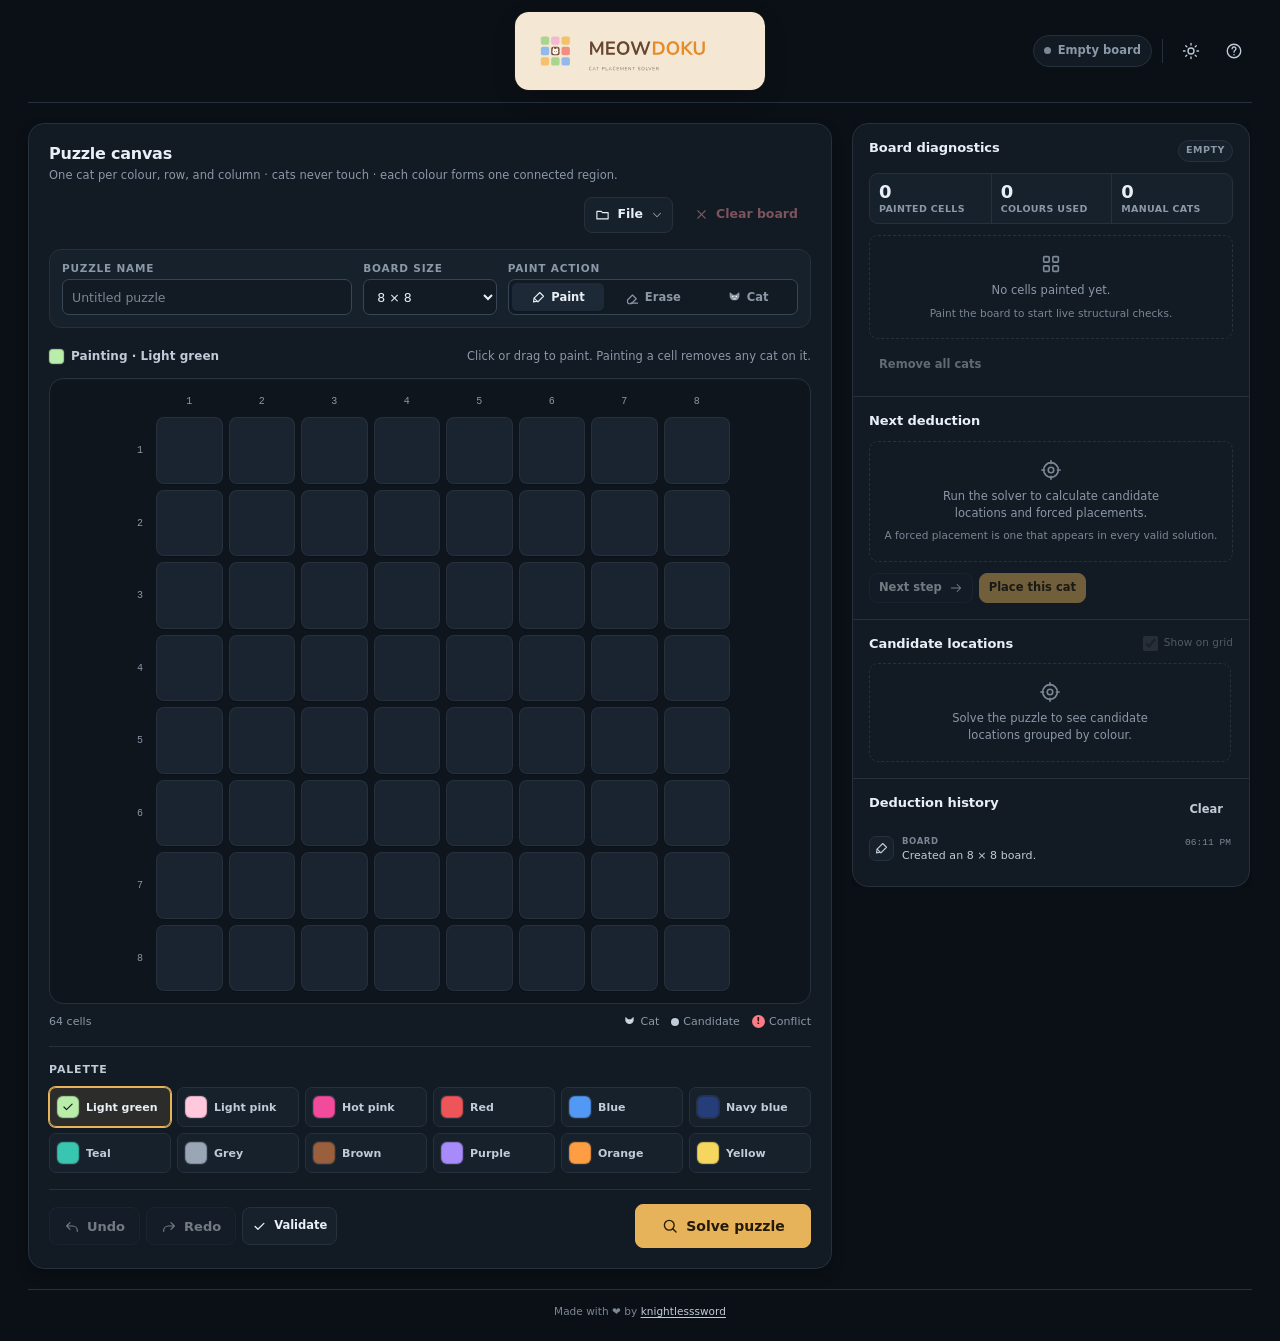
<file: index.html>
<!doctype html>
<html lang="en" data-theme="dark">
<head>
<meta charset="utf-8">
<meta name="viewport" content="width=device-width, initial-scale=1">
<meta name="description" content="A local-first cat placement puzzle workbench: paint a grid, enforce one cat per colour, row, and column, and search for every valid arrangement.">
<meta name="color-scheme" content="dark light">
<link rel="icon" type="image/svg+xml" href="assets/branding/app-icon.svg">
<meta name="theme-color" id="themeColor" content="#0b1016">
<title>Meowdoku Solver</title>
<link rel="stylesheet" href="css/style.css">
<!-- Apply the persisted theme before first paint to avoid a theme flash. -->
<script>
(() => {
  try {
    const stored = localStorage.getItem("cat-solver-theme");
    if (stored === "light" || stored === "dark") document.documentElement.dataset.theme = stored;
  } catch (_) {}
})();
</script>
</head>

<body>
<svg class="svg-sprite" aria-hidden="true" focusable="false">
  <symbol id="i-cat" viewBox="0 0 24 24">
    <path fill="currentColor" d="M4.2 10.2V4.7c0-.65.75-.98 1.25-.55l4.15 3.5h4.8l4.15-3.5c.5-.43 1.25-.1 1.25.55v5.5a8 8 0 0 1-15.6 0Z"/>
    <circle cx="9.1" cy="10.5" r="1.25" fill="var(--cat-eye, #fff)"/>
    <circle cx="14.9" cy="10.5" r="1.25" fill="var(--cat-eye, #fff)"/>
    <path d="M10.5 14.2h3" fill="none" stroke="var(--cat-eye, #fff)" stroke-width="1.2" stroke-linecap="round"/>
  </symbol>
  <symbol id="i-brush" viewBox="0 0 24 24">
    <path d="m14 4 6 6-9 9-6-6 9-9Z" fill="none" stroke="currentColor" stroke-width="1.8" stroke-linejoin="round"/>
    <path d="m5 13-1 6 6-1" fill="none" stroke="currentColor" stroke-width="1.8" stroke-linecap="round" stroke-linejoin="round"/>
  </symbol>
  <symbol id="i-eraser" viewBox="0 0 24 24">
    <path d="m4 16 8-8 6 6-8 8H6l-2-2v-4Z" fill="none" stroke="currentColor" stroke-width="1.8" stroke-linejoin="round"/>
    <path d="M9 21h11" fill="none" stroke="currentColor" stroke-width="1.8" stroke-linecap="round"/>
  </symbol>
  <symbol id="i-undo" viewBox="0 0 24 24">
    <path d="M9 7 4 12l5 5M4 12h9a7 7 0 0 1 7 7v1" fill="none" stroke="currentColor" stroke-width="1.8" stroke-linecap="round" stroke-linejoin="round"/>
  </symbol>
  <symbol id="i-redo" viewBox="0 0 24 24">
    <path d="m15 7 5 5-5 5M20 12h-9a7 7 0 0 0-7 7v1" fill="none" stroke="currentColor" stroke-width="1.8" stroke-linecap="round" stroke-linejoin="round"/>
  </symbol>
  <symbol id="i-check" viewBox="0 0 24 24">
    <path d="m5 12 4.5 4.5L19 7" fill="none" stroke="currentColor" stroke-width="2" stroke-linecap="round" stroke-linejoin="round"/>
  </symbol>
  <symbol id="i-alert" viewBox="0 0 24 24">
    <path d="M12 4 21 20H3L12 4Z" fill="none" stroke="currentColor" stroke-width="1.8" stroke-linejoin="round"/>
    <path d="M12 9v5" fill="none" stroke="currentColor" stroke-width="1.8" stroke-linecap="round"/>
    <circle cx="12" cy="17.2" r="1" fill="currentColor"/>
  </symbol>
  <symbol id="i-info" viewBox="0 0 24 24">
    <circle cx="12" cy="12" r="9" fill="none" stroke="currentColor" stroke-width="1.8"/>
    <path d="M12 11v5" fill="none" stroke="currentColor" stroke-width="1.8" stroke-linecap="round"/>
    <circle cx="12" cy="7.6" r="1" fill="currentColor"/>
  </symbol>
  <symbol id="i-search" viewBox="0 0 24 24">
    <circle cx="11" cy="11" r="6.5" fill="none" stroke="currentColor" stroke-width="1.8"/>
    <path d="m16 16 4 4" fill="none" stroke="currentColor" stroke-width="1.8" stroke-linecap="round"/>
  </symbol>
  <symbol id="i-save" viewBox="0 0 24 24">
    <path d="M5 4h11l3 3v13H5V4Z" fill="none" stroke="currentColor" stroke-width="1.8" stroke-linejoin="round"/>
    <path d="M8 4v6h8V4M8 20v-6h8v6" fill="none" stroke="currentColor" stroke-width="1.8" stroke-linejoin="round"/>
  </symbol>
  <symbol id="i-folder" viewBox="0 0 24 24">
    <path d="M3 7h7l2 2h9v10H3V7Z" fill="none" stroke="currentColor" stroke-width="1.8" stroke-linejoin="round"/>
  </symbol>
  <symbol id="i-download" viewBox="0 0 24 24">
    <path d="M12 3v11M7 10l5 5 5-5M4 20h16" fill="none" stroke="currentColor" stroke-width="1.8" stroke-linecap="round" stroke-linejoin="round"/>
  </symbol>
  <symbol id="i-upload" viewBox="0 0 24 24">
    <path d="M12 20V9M7 13l5-5 5 5M4 4h16" fill="none" stroke="currentColor" stroke-width="1.8" stroke-linecap="round" stroke-linejoin="round"/>
  </symbol>
  <symbol id="i-sun" viewBox="0 0 24 24">
    <circle cx="12" cy="12" r="4" fill="none" stroke="currentColor" stroke-width="1.8"/>
    <path d="M12 2v2M12 20v2M2 12h2M20 12h2M5 5l1.5 1.5M17.5 17.5 19 19M19 5l-1.5 1.5M6.5 17.5 5 19" fill="none" stroke="currentColor" stroke-width="1.8" stroke-linecap="round"/>
  </symbol>
  <symbol id="i-moon" viewBox="0 0 24 24">
    <path d="M20 15.5A8.5 8.5 0 0 1 8.5 4 8.5 8.5 0 1 0 20 15.5Z" fill="none" stroke="currentColor" stroke-width="1.8" stroke-linejoin="round"/>
  </symbol>
  <symbol id="i-help" viewBox="0 0 24 24">
    <circle cx="12" cy="12" r="9" fill="none" stroke="currentColor" stroke-width="1.8"/>
    <path d="M9.5 9a2.5 2.5 0 1 1 4 2c-1 .7-1.5 1.2-1.5 2.5" fill="none" stroke="currentColor" stroke-width="1.8" stroke-linecap="round"/>
    <circle cx="12" cy="17" r="1" fill="currentColor"/>
  </symbol>
  <symbol id="i-chevron" viewBox="0 0 24 24">
    <path d="m6 9 6 6 6-6" fill="none" stroke="currentColor" stroke-width="1.8" stroke-linecap="round" stroke-linejoin="round"/>
  </symbol>
  <symbol id="i-close" viewBox="0 0 24 24">
    <path d="m6 6 12 12M18 6 6 18" fill="none" stroke="currentColor" stroke-width="1.8" stroke-linecap="round"/>
  </symbol>
  <symbol id="i-arrow" viewBox="0 0 24 24">
    <path d="M4 12h16M14 6l6 6-6 6" fill="none" stroke="currentColor" stroke-width="1.8" stroke-linecap="round" stroke-linejoin="round"/>
  </symbol>
  <symbol id="i-history" viewBox="0 0 24 24">
    <path d="M3 12a9 9 0 1 0 3-6.7M3 4v5h5M12 7v5l3 2" fill="none" stroke="currentColor" stroke-width="1.8" stroke-linecap="round" stroke-linejoin="round"/>
  </symbol>
  <symbol id="i-file" viewBox="0 0 24 24">
    <path d="M6 3h8l4 4v14H6V3Z" fill="none" stroke="currentColor" stroke-width="1.8" stroke-linejoin="round"/>
    <path d="M14 3v5h4" fill="none" stroke="currentColor" stroke-width="1.8" stroke-linejoin="round"/>
  </symbol>
  <symbol id="i-target" viewBox="0 0 24 24">
    <circle cx="12" cy="12" r="8" fill="none" stroke="currentColor" stroke-width="1.8"/>
    <circle cx="12" cy="12" r="3" fill="none" stroke="currentColor" stroke-width="1.8"/>
    <path d="M12 2v3M12 19v3M2 12h3M19 12h3" fill="none" stroke="currentColor" stroke-width="1.8" stroke-linecap="round"/>
  </symbol>
  <symbol id="i-grid" viewBox="0 0 24 24">
    <rect x="4" y="4" width="6" height="6" rx="1" fill="none" stroke="currentColor" stroke-width="1.8"/>
    <rect x="14" y="4" width="6" height="6" rx="1" fill="none" stroke="currentColor" stroke-width="1.8"/>
    <rect x="4" y="14" width="6" height="6" rx="1" fill="none" stroke="currentColor" stroke-width="1.8"/>
    <rect x="14" y="14" width="6" height="6" rx="1" fill="none" stroke="currentColor" stroke-width="1.8"/>
  </symbol>
</svg>

<a class="skip-link" href="#main">Skip to puzzle workspace</a>

<div class="app-shell">
  <header class="app-header">
    <h1 class="brand">
      <img class="brand-wordmark" src="assets/branding/logo-horizontal.svg" alt="Meowdoku Solver" width="940" height="260">
    </h1>
    <div class="header-actions">
      <div class="status-pill" id="headerStatus" data-tone="neutral" title="Current board state" aria-live="polite" aria-atomic="true">
        <span class="status-dot" aria-hidden="true"></span>
        <span id="topStatus">Empty board</span>
      </div>
      <div class="header-divider" aria-hidden="true"></div>
      <button type="button" class="icon-btn" id="themeBtn" aria-label="Switch to light theme" title="Switch to light theme">
        <svg class="icon" aria-hidden="true"><use href="#i-sun"></use></svg>
      </button>
      <button type="button" class="icon-btn" id="helpBtn" aria-label="Rules and solver logic" title="Rules and solver logic">
        <svg class="icon" aria-hidden="true"><use href="#i-help"></use></svg>
      </button>
    </div>
  </header>

  <main class="workspace" id="main">
    <section class="stage" aria-labelledby="canvasTitle">
      <div class="stage-top">
        <div class="section-heading">
          <h2 id="canvasTitle">Puzzle canvas</h2>
          <p>One cat per colour, row, and column · cats never touch · each colour forms one connected region.</p>
        </div>
        <div class="stage-actions">
          <div class="file-menu-wrap">
            <button type="button" class="btn file-btn" id="fileBtn" aria-haspopup="menu" aria-expanded="false" aria-controls="fileMenu">
              <svg class="icon icon-sm" aria-hidden="true"><use href="#i-folder"></use></svg>
              <span>File</span>
              <svg class="icon chevron" aria-hidden="true"><use href="#i-chevron"></use></svg>
            </button>
            <div class="file-menu" id="fileMenu" role="menu" aria-labelledby="fileBtn" hidden>
              <button type="button" class="menu-item" id="saveBtn" role="menuitem" tabindex="-1">
                <svg class="icon icon-sm" aria-hidden="true"><use href="#i-save"></use></svg>
                <span>Save puzzle</span>
              </button>
              <button type="button" class="menu-item" id="loadBtn" role="menuitem" tabindex="-1">
                <svg class="icon icon-sm" aria-hidden="true"><use href="#i-folder"></use></svg>
                <span>Load saved…</span>
              </button>
              <div class="menu-separator" role="separator"></div>
              <button type="button" class="menu-item" id="importBtn" role="menuitem" tabindex="-1">
                <svg class="icon icon-sm" aria-hidden="true"><use href="#i-upload"></use></svg>
                <span>Import JSON…</span>
              </button>
              <button type="button" class="menu-item" id="exportBtn" role="menuitem" tabindex="-1">
                <svg class="icon icon-sm" aria-hidden="true"><use href="#i-download"></use></svg>
                <span>Export JSON</span>
              </button>
              <p class="menu-note">Saved puzzles stay in this browser.</p>
            </div>
          </div>
          <button type="button" class="btn ghost danger-text" id="clearBtn" disabled>
            <svg class="icon icon-sm" aria-hidden="true"><use href="#i-close"></use></svg>
            <span>Clear board</span>
          </button>
        </div>
      </div>

      <div class="setup-bar">
        <div class="field field-name">
          <label for="puzzleName">Puzzle name</label>
          <input id="puzzleName" type="text" maxlength="50" autocomplete="off" spellcheck="false" placeholder="Untitled puzzle">
        </div>
        <div class="field">
          <label for="sizeSelect">Board size</label>
          <select id="sizeSelect">
            <option value="4">4 × 4</option>
            <option value="5">5 × 5</option>
            <option value="6">6 × 6</option>
            <option value="7">7 × 7</option>
            <option value="8" selected>8 × 8</option>
            <option value="9">9 × 9</option>
            <option value="10">10 × 10</option>
          </select>
        </div>
        <div class="field field-mode">
          <span class="field-label" id="modeLabel">Paint action</span>
          <div class="segmented" role="group" aria-labelledby="modeLabel">
            <button type="button" data-mode="paint" aria-pressed="true">
              <svg class="icon" aria-hidden="true"><use href="#i-brush"></use></svg>
              <span>Paint</span>
            </button>
            <button type="button" data-mode="erase" aria-pressed="false">
              <svg class="icon" aria-hidden="true"><use href="#i-eraser"></use></svg>
              <span>Erase</span>
            </button>
            <button type="button" data-mode="cat" aria-pressed="false">
              <svg class="icon" aria-hidden="true"><use href="#i-cat"></use></svg>
              <span>Cat</span>
            </button>
          </div>
        </div>
      </div>

      <div class="board-area">
        <div class="board-toolbar">
          <div class="mode-indicator" id="activeMode"></div>
          <p class="board-hint" id="paintHint"></p>
        </div>
        <div class="board-frame">
          <div class="board-shell" id="boardShell">
            <div class="ruler-corner" aria-hidden="true"></div>
            <div class="col-ruler" id="colRuler" aria-hidden="true"></div>
            <div class="row-ruler" id="rowRuler" aria-hidden="true"></div>
            <div class="board" id="board" role="grid" aria-label="Puzzle grid" aria-describedby="boardInstructions" aria-rowcount="8" aria-colcount="8"></div>
          </div>
        </div>
        <p class="sr-only" id="boardInstructions">Use the arrow keys to move between cells. Press Enter or Space to apply the current mode. Row and column coordinates start at 1.</p>
        <div class="board-caption">
          <span id="boardCount">64 cells · 0 painted</span>
          <div class="board-legend" aria-label="Board legend">
            <span><svg class="icon" aria-hidden="true"><use href="#i-cat"></use></svg> Cat</span>
            <span><i class="legend-dot" aria-hidden="true"></i> Candidate</span>
            <span><i class="legend-conflict" aria-hidden="true">!</i> Conflict</span>
          </div>
        </div>
      </div>

      <section class="palette-block" aria-labelledby="paletteTitle">
        <div class="palette-head">
          <h3 id="paletteTitle">Palette</h3>
        </div>
        <div class="palette" id="palette" role="radiogroup" aria-label="Paint colour"></div>
      </section>

      <div class="action-bar">
        <div class="secondary-actions">
          <button type="button" class="btn small" id="undoBtn" disabled title="Undo (Ctrl/Cmd + Z)">
            <svg class="icon icon-sm" aria-hidden="true"><use href="#i-undo"></use></svg>
            <span>Undo</span>
          </button>
          <button type="button" class="btn small" id="redoBtn" disabled title="Redo (Ctrl/Cmd + Shift + Z)">
            <svg class="icon icon-sm" aria-hidden="true"><use href="#i-redo"></use></svg>
            <span>Redo</span>
          </button>
          <button type="button" class="btn small" id="validateBtn">
            <svg class="icon icon-sm" aria-hidden="true"><use href="#i-check"></use></svg>
            <span>Validate</span>
          </button>
        </div>
        <button type="button" class="btn primary solve-btn" id="solveBtn">
          <svg class="icon" aria-hidden="true"><use href="#i-search"></use></svg>
          <span>Solve puzzle</span>
        </button>
      </div>
    </section>

    <aside class="sidebar" aria-label="Solver workspace">
      <div class="sidebar-surface">
        <section class="sidebar-section" aria-labelledby="diagnosticsTitle">
          <div class="section-head">
            <div>
              <h2 id="diagnosticsTitle">Board diagnostics</h2>
            </div>
            <span class="badge" id="diagBadge" data-tone="neutral">Empty</span>
          </div>
          <div class="metrics">
            <div class="metric"><strong id="paintedStat">0</strong><span>Painted cells</span></div>
            <div class="metric"><strong id="colourStat">0</strong><span>Colours used</span></div>
            <div class="metric"><strong id="catStat">0</strong><span>Manual cats</span></div>
          </div>
          <div id="diagnostics" class="diagnostics"></div>
          <div class="section-footer">
            <button type="button" class="btn ghost small" id="removeCatsBtn" disabled>Remove all cats</button>
          </div>
        </section>

        <section class="sidebar-section" aria-labelledby="deductionTitle">
          <div class="section-head">
            <div>
              <h2 id="deductionTitle">Next deduction</h2>
            </div>
          </div>
          <div id="nextResult" class="next-result"></div>
          <div class="deduction-actions">
            <button type="button" class="btn small" id="nextBtn" disabled>
              <span>Next step</span>
              <svg class="icon icon-xs" aria-hidden="true"><use href="#i-arrow"></use></svg>
            </button>
            <button type="button" class="btn primary small" id="applyStepBtn" disabled>Place this cat</button>
          </div>
        </section>

        <section class="sidebar-section" aria-labelledby="candidatesTitle">
          <div class="section-head">
            <div>
              <h2 id="candidatesTitle">Candidate locations</h2>
              <p id="candidateSubtitle"></p>
            </div>
            <label class="switch" for="candidateToggle">
              <input type="checkbox" id="candidateToggle" checked disabled>
              <span>Show on grid</span>
            </label>
          </div>
          <div id="candidateResults" class="candidate-results"></div>
        </section>

        <section class="sidebar-section" aria-labelledby="historyTitle">
          <div class="section-head">
            <div>
              <h2 id="historyTitle">Deduction history</h2>
            </div>
            <button type="button" class="btn ghost small" id="clearHistoryBtn" disabled>Clear</button>
          </div>
          <div id="history" class="history-list" role="list" aria-label="Most recent activity first" tabindex="0"></div>
        </section>
      </div>
    </aside>
  </main>

  <footer class="app-footer">
    <p>Made with <span aria-hidden="true">❤️</span><span class="sr-only">love</span> by <a href="https://github.com/knightlesssword" target="_blank" rel="noopener noreferrer">knightlesssword</a></p>
  </footer>
</div>

<div id="toastRegion" class="toast-region"></div>

<dialog id="modal" class="modal" aria-labelledby="modalTitle">
  <div class="modal-shell">
    <div class="modal-head">
      <div>
        <h2 id="modalTitle"></h2>
        <p class="modal-subtitle" id="modalSubtitle" hidden></p>
      </div>
      <button type="button" class="icon-btn" id="modalClose" aria-label="Close dialog">
        <svg class="icon" aria-hidden="true"><use href="#i-close"></use></svg>
      </button>
    </div>
    <div class="modal-body" id="modalBody" tabindex="0"></div>
    <div class="modal-actions" id="modalActions"></div>
  </div>
</dialog>

<input type="file" id="importInput" accept=".json,application/json" hidden>

<script src="js/app.js" defer></script>
</body>
</html>
</file>
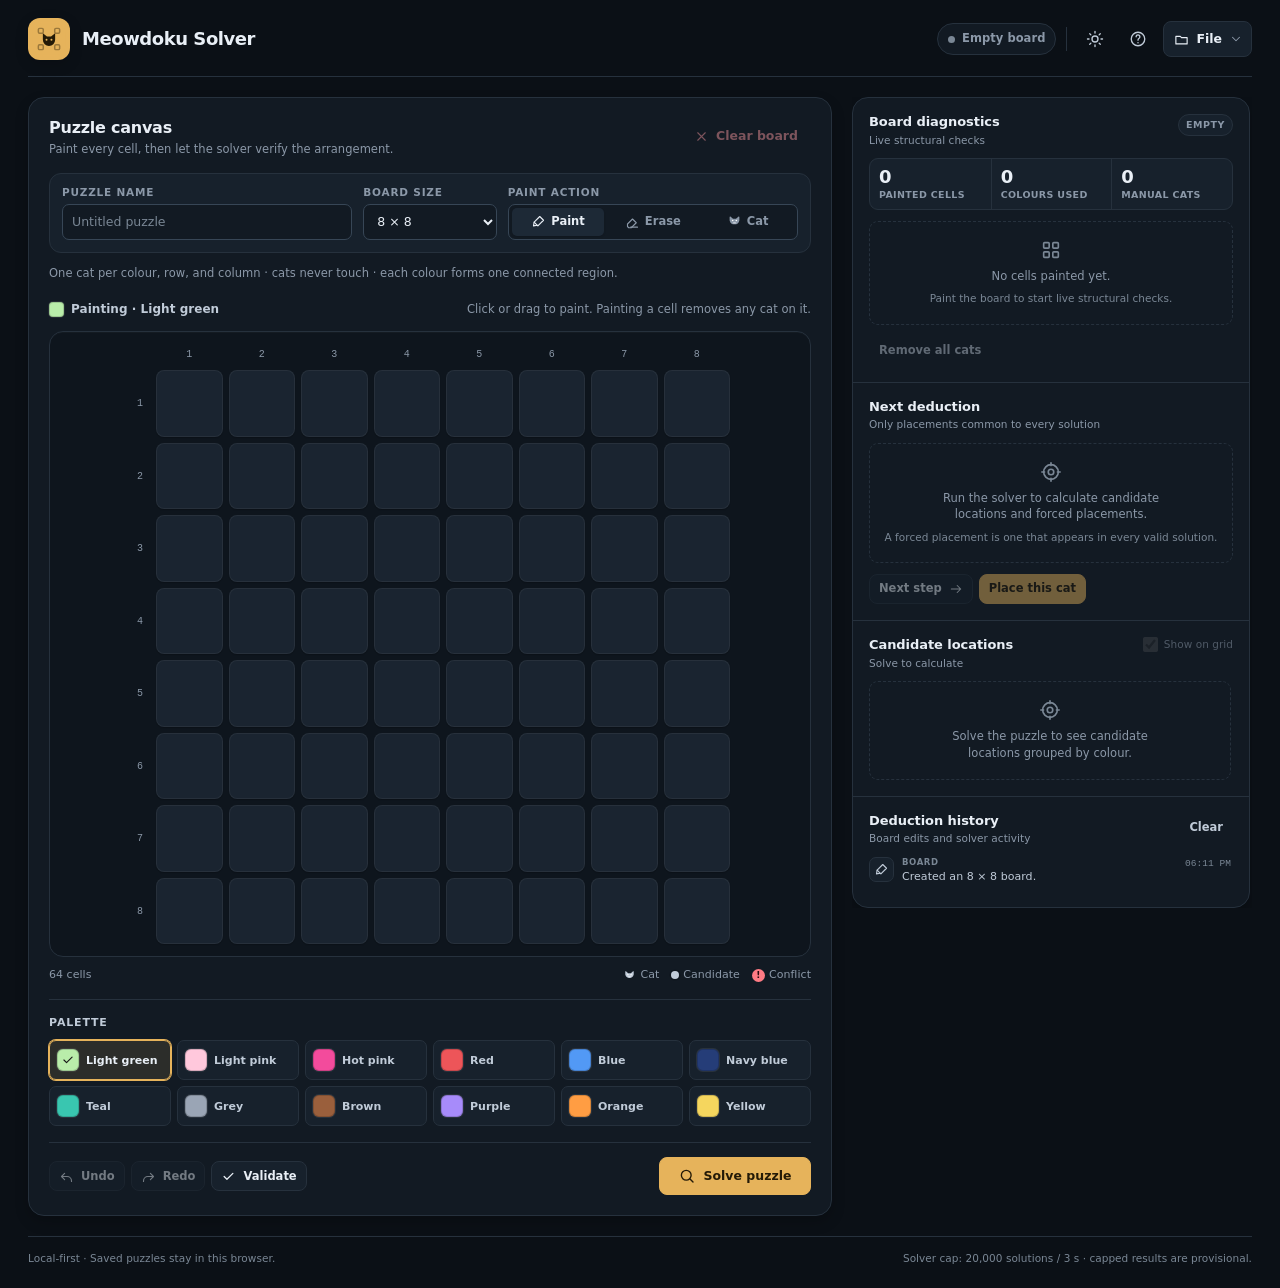
<file: cat-placement-solver (1).html>
<!doctype html>
<html lang="en" data-theme="dark">
<head>
<meta charset="utf-8">
<meta name="viewport" content="width=device-width, initial-scale=1">
<meta name="description" content="A local-first cat placement puzzle workbench: paint a grid, enforce one cat per colour, row, and column, and search for every valid arrangement.">
<meta name="color-scheme" content="dark light">
<link rel="icon" href="data:image/svg+xml,%3Csvg xmlns='http://www.w3.org/2000/svg' viewBox='0 0 64 64'%3E%3Crect width='64' height='64' rx='14' fill='%23e6b35b'/%3E%3Cpath d='M17 34V19l8 6h14l8-6v15a15 15 0 0 1-30 0Z' fill='%23241a07'/%3E%3Ccircle cx='27' cy='34' r='2' fill='%23e6b35b'/%3E%3Ccircle cx='37' cy='34' r='2' fill='%23e6b35b'/%3E%3C/svg%3E">
<meta name="theme-color" id="themeColor" content="#0b1016">
<title>Meowdoku Solver</title>
<script>
(() => {
  try {
    const stored = localStorage.getItem("cat-solver-theme");
    if (stored === "light" || stored === "dark") document.documentElement.dataset.theme = stored;
  } catch (_) {}
})();
</script>
<style>
:root,
:root[data-theme="dark"] {
  color-scheme: dark;
  --font-sans: ui-sans-serif, system-ui, -apple-system, BlinkMacSystemFont, "Segoe UI", Inter, Roboto, "Helvetica Neue", Arial, sans-serif;
  --font-mono: ui-monospace, SFMono-Regular, "Cascadia Mono", "Segoe UI Mono", Menlo, Consolas, monospace;
  --bg: #0b1016;
  --bg-2: #0e141c;
  --surface: #121a23;
  --surface-2: #17212c;
  --surface-3: #1d2936;
  --surface-inset: #0e151d;
  --border: #26313d;
  --border-strong: #374656;
  --text: #e9eff6;
  --text-2: #c0cbd8;
  --muted: #8b98a8;
  --faint: #7a8795;
  --accent: #e6b35b;
  --accent-hover: #f0c371;
  --accent-ink: #241a07;
  --accent-text: #ecc375;
  --accent-soft: rgba(230, 179, 91, 0.12);
  --accent-line: rgba(230, 179, 91, 0.38);
  --secondary: #78c2ff;
  --secondary-text: #8dcbff;
  --secondary-soft: rgba(120, 194, 255, 0.12);
  --focus: #8dcbff;
  --focus-soft: rgba(141, 203, 255, 0.2);
  --success: #54cf9b;
  --success-text: #7be0b4;
  --success-soft: rgba(84, 207, 155, 0.12);
  --danger: #ff7b84;
  --danger-text: #ff9ba2;
  --danger-ink: #2a0b0f;
  --danger-soft: rgba(255, 123, 132, 0.12);
  --warning: #e6b35b;
  --warning-text: #f0c77e;
  --warning-soft: rgba(230, 179, 91, 0.12);
  --cell-empty: #1a2430;
  --cell-empty-hover: #202d3b;
  --cell-edge: rgba(255, 255, 255, 0.055);
  --cell-shadow: rgba(0, 0, 0, 0.18);
  --backdrop: rgba(2, 6, 10, 0.68);
  --shadow: 0 20px 48px rgba(0, 0, 0, 0.34);
  --shadow-menu: 0 18px 40px rgba(0, 0, 0, 0.46);
  --shadow-sm: 0 6px 14px rgba(0, 0, 0, 0.2);
  --radius-lg: 16px;
  --radius-md: 12px;
  --radius-sm: 8px;
  --grid-gap: clamp(3px, 0.55vw, 6px);
  --ruler-size: 20px;
  --transition: 140ms ease;
}

:root[data-theme="light"] {
  color-scheme: light;
  --bg: #f4f1ea;
  --bg-2: #eee9df;
  --surface: #fffdf9;
  --surface-2: #f7f2e9;
  --surface-3: #eee8dc;
  --surface-inset: #f1ece2;
  --border: #ded6c7;
  --border-strong: #9a8b75;
  --text: #20242a;
  --text-2: #3f4853;
  --muted: #5a6470;
  --faint: #626c78;
  --accent: #c9891b;
  --accent-hover: #b67910;
  --accent-ink: #241a07;
  --accent-text: #8a5a00;
  --accent-soft: rgba(201, 137, 27, 0.11);
  --accent-line: rgba(201, 137, 27, 0.4);
  --secondary: #1c6f9e;
  --secondary-text: #17628d;
  --secondary-soft: rgba(28, 111, 158, 0.1);
  --focus: #0b6fa4;
  --focus-soft: rgba(11, 111, 164, 0.16);
  --success: #147a52;
  --success-text: #116b48;
  --success-soft: rgba(20, 122, 82, 0.1);
  --danger: #b42336;
  --danger-text: #a01f31;
  --danger-ink: #ffffff;
  --danger-soft: rgba(180, 35, 54, 0.09);
  --warning: #8a5a00;
  --warning-text: #7b5000;
  --warning-soft: rgba(201, 137, 27, 0.1);
  --cell-empty: #f1ece2;
  --cell-empty-hover: #e8e1d4;
  --cell-edge: rgba(40, 32, 18, 0.09);
  --cell-shadow: rgba(40, 32, 18, 0.07);
  --backdrop: rgba(42, 33, 18, 0.35);
  --shadow: 0 18px 40px rgba(50, 40, 22, 0.1);
  --shadow-menu: 0 16px 36px rgba(50, 40, 22, 0.16);
  --shadow-sm: 0 4px 10px rgba(50, 40, 22, 0.06);
}

*,
*::before,
*::after { box-sizing: border-box; }

html { min-width: 0; -webkit-text-size-adjust: 100%; }

body {
  margin: 0;
  min-height: 100dvh;
  overflow-x: hidden;
  background: var(--bg);
  color: var(--text);
  font-family: var(--font-sans);
  font-size: 14px;
  line-height: 1.5;
  letter-spacing: 0.003em;
}

body.modal-open { overflow: hidden; }

button,
input,
select { font: inherit; }

button {
  color: inherit;
  cursor: pointer;
}

button:disabled,
input:disabled,
select:disabled {
  cursor: not-allowed;
  opacity: 0.45;
}

svg { display: block; }
[hidden] { display: none !important; }

::selection { background: var(--accent-soft); color: var(--text); }

:where(button, input, select, a):focus-visible {
  outline: 2px solid var(--focus);
  outline-offset: 2px;
}

.sr-only {
  position: absolute;
  width: 1px;
  height: 1px;
  padding: 0;
  margin: -1px;
  overflow: hidden;
  clip: rect(0, 0, 0, 0);
  white-space: nowrap;
  border: 0;
}

.skip-link {
  position: fixed;
  top: -60px;
  left: 12px;
  z-index: 200;
  padding: 9px 13px;
  border-radius: var(--radius-sm);
  background: var(--accent);
  color: var(--accent-ink);
  font-weight: 700;
  text-decoration: none;
  transition: top var(--transition);
}
.skip-link:focus { top: 12px; }

.svg-sprite {
  position: absolute;
  width: 0;
  height: 0;
  overflow: hidden;
}

.icon {
  width: 18px;
  height: 18px;
  flex: none;
  pointer-events: none;
}
.icon-xs { width: 14px; height: 14px; }
.icon-sm { width: 15px; height: 15px; }
.icon-lg { width: 22px; height: 22px; }

.app-shell {
  width: 100%;
  max-width: 1500px;
  margin: 0 auto;
  padding: 0 clamp(12px, 2.5vw, 28px);
}

/* ---------- Header ---------- */

.app-header {
  display: flex;
  align-items: center;
  justify-content: space-between;
  gap: 16px;
  padding: 18px 0 16px;
  border-bottom: 1px solid var(--border);
}

.brand {
  display: flex;
  align-items: center;
  gap: 12px;
  min-width: 0;
}

.brand-mark {
  display: grid;
  place-items: center;
  width: 42px;
  height: 42px;
  flex: none;
  border-radius: 12px;
  background: var(--accent);
  box-shadow: 0 4px 14px rgba(0, 0, 0, 0.16);
}
.brand-mark svg { width: 36px; height: 36px; }

.brand-copy { min-width: 0; }
.brand h1 {
  margin: 0;
  font-size: 18px;
  line-height: 1.2;
  letter-spacing: -0.025em;
  font-weight: 720;
}

.header-actions {
  display: flex;
  align-items: center;
  justify-content: flex-end;
  gap: 7px;
  flex-wrap: wrap;
}

.status-pill {
  display: inline-flex;
  align-items: center;
  gap: 7px;
  min-height: 32px;
  padding: 0 10px;
  border: 1px solid var(--border);
  border-radius: 999px;
  background: var(--surface);
  color: var(--muted);
  font-size: 11.5px;
  font-weight: 600;
  white-space: nowrap;
}
.status-dot {
  width: 7px;
  height: 7px;
  flex: none;
  border-radius: 50%;
  background: var(--faint);
}
.status-pill[data-tone="accent"] .status-dot { background: var(--accent); }
.status-pill[data-tone="success"] .status-dot { background: var(--success); }
.status-pill[data-tone="warning"] .status-dot { background: var(--warning); }
.status-pill[data-tone="danger"] .status-dot { background: var(--danger); }
.status-pill[data-tone="success"] { color: var(--success-text); }
.status-pill[data-tone="danger"] { color: var(--danger-text); }
.status-pill[data-tone="warning"] { color: var(--warning-text); }

.header-divider {
  width: 1px;
  height: 24px;
  margin: 0 3px;
  background: var(--border);
}

/* ---------- Buttons ---------- */

.btn {
  display: inline-flex;
  align-items: center;
  justify-content: center;
  gap: 7px;
  min-height: 36px;
  padding: 0 12px;
  border: 1px solid var(--border);
  border-radius: var(--radius-sm);
  background: var(--surface-2);
  color: var(--text);
  font-size: 12.5px;
  font-weight: 640;
  line-height: 1;
  white-space: nowrap;
  transition: background var(--transition), border-color var(--transition), color var(--transition), transform var(--transition);
}
.btn:hover:not(:disabled) {
  border-color: var(--border-strong);
  background: var(--surface-3);
}
.btn:active:not(:disabled) { transform: translateY(1px); }
.btn.primary {
  border-color: var(--accent);
  background: var(--accent);
  color: var(--accent-ink);
}
.btn.primary:hover:not(:disabled) {
  border-color: var(--accent-hover);
  background: var(--accent-hover);
}
.btn.ghost {
  border-color: transparent;
  background: transparent;
  color: var(--text-2);
}
.btn.ghost:hover:not(:disabled) {
  border-color: var(--border);
  background: var(--surface-2);
  color: var(--text);
}
.btn.danger-text { color: var(--danger-text); }
.btn.danger-text:hover:not(:disabled) {
  border-color: color-mix(in srgb, var(--danger) 45%, var(--border));
  background: var(--danger-soft);
  color: var(--danger-text);
}
.btn.danger-solid {
  border-color: var(--danger);
  background: var(--danger);
  color: var(--danger-ink);
}
.btn.danger-solid:hover:not(:disabled) {
  border-color: color-mix(in srgb, var(--danger) 82%, #000);
  background: color-mix(in srgb, var(--danger) 82%, #000);
  color: var(--danger-ink);
}
.btn.small {
  min-height: 30px;
  padding: 0 9px;
  font-size: 11.5px;
}
.btn.icon-only {
  width: 36px;
  padding: 0;
}

.icon-btn {
  display: inline-grid;
  place-items: center;
  width: 36px;
  height: 36px;
  flex: none;
  padding: 0;
  border: 1px solid transparent;
  border-radius: var(--radius-sm);
  background: transparent;
  color: var(--text-2);
  transition: background var(--transition), border-color var(--transition), color var(--transition);
}
.icon-btn:hover:not(:disabled) {
  border-color: var(--border);
  background: var(--surface-2);
  color: var(--text);
}

.file-btn { padding-inline: 10px 8px; }
.file-btn .chevron { width: 14px; height: 14px; color: var(--muted); }

/* ---------- File menu ---------- */

.file-menu-wrap { position: relative; }

.file-menu {
  position: absolute;
  top: calc(100% + 7px);
  right: 0;
  z-index: 60;
  width: min(260px, calc(100vw - 24px));
  padding: 5px;
  border: 1px solid var(--border-strong);
  border-radius: 11px;
  background: var(--surface);
  box-shadow: var(--shadow-menu);
}
.menu-item {
  display: flex;
  align-items: center;
  gap: 9px;
  width: 100%;
  min-height: 36px;
  padding: 0 9px;
  border: 0;
  border-radius: 7px;
  background: transparent;
  color: var(--text-2);
  font-size: 12.5px;
  text-align: left;
}
.menu-item:hover,
.menu-item:focus-visible {
  background: var(--surface-2);
  color: var(--text);
  outline: none;
}
.menu-item .icon { color: var(--muted); }
.menu-separator {
  height: 1px;
  margin: 5px 7px;
  background: var(--border);
}
.menu-note {
  margin: 5px 9px 4px;
  color: var(--faint);
  font-size: 10.5px;
  line-height: 1.4;
}

/* ---------- Workspace ---------- */

.workspace {
  display: grid;
  grid-template-columns: minmax(0, 1fr) minmax(340px, 400px);
  gap: 20px;
  align-items: start;
  padding: 20px 0 0;
}

.stage {
  min-width: 0;
  display: flex;
  flex-direction: column;
  gap: 16px;
  padding: 20px;
  border: 1px solid var(--border);
  border-radius: var(--radius-lg);
  background: var(--surface);
  box-shadow: var(--shadow-sm);
}

.stage-top {
  display: flex;
  align-items: flex-start;
  justify-content: space-between;
  gap: 14px;
}
.section-heading h2 {
  margin: 0;
  font-size: 16px;
  line-height: 1.25;
  letter-spacing: -0.015em;
  font-weight: 700;
}
.section-heading p {
  margin: 3px 0 0;
  color: var(--muted);
  font-size: 11.5px;
  line-height: 1.4;
}

/* ---------- Setup bar ---------- */

.setup-bar {
  display: grid;
  grid-template-columns: minmax(170px, 1.35fr) minmax(98px, 0.62fr) minmax(236px, 1.35fr);
  gap: 11px;
  align-items: end;
  padding: 12px;
  border: 1px solid var(--border);
  border-radius: var(--radius-md);
  background: var(--surface-2);
}

.field { display: flex; flex-direction: column; gap: 5px; min-width: 0; }
.field > label,
.field > .field-label {
  color: var(--muted);
  font-size: 10.5px;
  line-height: 1.2;
  font-weight: 750;
  letter-spacing: 0.075em;
  text-transform: uppercase;
}
.field input,
.field select {
  width: 100%;
  height: 36px;
  min-width: 0;
  padding: 0 9px;
  border: 1px solid var(--border-strong);
  border-radius: 7px;
  background: var(--surface);
  color: var(--text);
  font-size: 12.5px;
}
.field input::placeholder { color: var(--faint); }
.field select { padding-right: 28px; }
.field select option { background: var(--surface); color: var(--text); }
.field input:hover,
.field select:hover { border-color: color-mix(in srgb, var(--border-strong) 75%, var(--text)); }
.field input:focus-visible,
.field select:focus-visible { border-color: var(--focus); }

.segmented {
  display: flex;
  gap: 2px;
  height: 36px;
  padding: 3px;
  border: 1px solid var(--border-strong);
  border-radius: 7px;
  background: var(--surface);
}
.segmented button {
  display: inline-flex;
  align-items: center;
  justify-content: center;
  gap: 5px;
  flex: 1;
  min-width: 0;
  padding: 0 7px;
  border: 0;
  border-radius: 5px;
  background: transparent;
  color: var(--muted);
  font-size: 11.5px;
  font-weight: 620;
}
.segmented button .icon { width: 15px; height: 15px; }
.segmented button:hover { background: var(--surface-2); color: var(--text-2); }
.segmented button[aria-pressed="true"] {
  background: var(--surface-3);
  color: var(--text);
  box-shadow: 0 1px 2px rgba(0, 0, 0, 0.12);
}

.rules-line {
  margin: -4px 0 0;
  color: var(--muted);
  font-size: 11.5px;
  line-height: 1.45;
}

/* ---------- Board ---------- */

.board-area {
  display: flex;
  flex-direction: column;
  gap: 10px;
  min-width: 0;
}

.board-toolbar {
  display: flex;
  align-items: center;
  justify-content: space-between;
  gap: 12px;
  min-height: 24px;
}
.mode-indicator {
  display: inline-flex;
  align-items: center;
  gap: 7px;
  min-width: 0;
  color: var(--text-2);
  font-size: 12px;
  font-weight: 600;
}
.mode-indicator .swatch-chip {
  width: 15px;
  height: 15px;
  border-radius: 4px;
}
.mode-indicator .icon { color: var(--muted); }
.board-hint {
  margin: 0;
  color: var(--muted);
  font-size: 11.5px;
  line-height: 1.4;
  text-align: right;
  max-width: 58%;
}

.board-frame {
  display: flex;
  justify-content: center;
  padding: 12px;
  border: 1px solid var(--border);
  border-radius: 14px;
  background: var(--surface-inset);
  box-shadow: inset 0 1px 0 rgba(255, 255, 255, 0.025);
}

.board-shell {
  --n: 8;
  display: grid;
  grid-template-columns: var(--ruler-size) minmax(0, 1fr);
  grid-template-rows: var(--ruler-size) minmax(0, 1fr);
  gap: var(--grid-gap);
  width: min(100%, 700px, max(320px, calc(100dvh - 300px)));
  min-width: 0;
  margin: 0 auto;
}

.ruler-corner { grid-column: 1; grid-row: 1; }

.col-ruler {
  grid-column: 2;
  grid-row: 1;
  display: grid;
  grid-template-columns: repeat(var(--n), minmax(0, 1fr));
  gap: var(--grid-gap);
  align-items: center;
  min-width: 0;
  color: var(--muted);
  font-family: var(--font-mono);
  font-size: 10px;
  font-variant-numeric: tabular-nums;
  text-align: center;
  user-select: none;
}
.col-ruler > span { display: grid; place-items: center; min-width: 0; }

.row-ruler {
  grid-column: 1;
  grid-row: 2;
  display: grid;
  grid-template-rows: repeat(var(--n), minmax(0, 1fr));
  gap: var(--grid-gap);
  align-items: center;
  min-width: 0;
  color: var(--muted);
  font-family: var(--font-mono);
  font-size: 10px;
  font-variant-numeric: tabular-nums;
  text-align: center;
  user-select: none;
}
.row-ruler > span { display: grid; place-items: center; min-height: 0; }

.board {
  grid-column: 2;
  grid-row: 2;
  display: grid;
  grid-template-rows: repeat(var(--n), minmax(0, 1fr));
  gap: var(--grid-gap);
  aspect-ratio: 1;
  min-width: 0;
  user-select: none;
  -webkit-user-select: none;
  touch-action: none;
}

.board-row {
  display: grid;
  grid-template-columns: repeat(var(--n), minmax(0, 1fr));
  gap: var(--grid-gap);
  min-height: 0;
}

.cell {
  position: relative;
  display: grid;
  place-items: center;
  min-width: 0;
  padding: 0;
  border: 0;
  border-radius: clamp(4px, 0.7vw, 8px);
  background: var(--cell-empty);
  color: var(--text);
  box-shadow: inset 0 0 0 1px var(--cell-edge), 0 1px 1px var(--cell-shadow);
  transition: filter var(--transition), box-shadow var(--transition), background var(--transition);
  overflow: visible;
  -webkit-tap-highlight-color: transparent;
}
.cell.is-painted {
  background: var(--cell-bg);
  color: var(--cell-ink);
}
.cell:hover { filter: brightness(1.07); z-index: 2; }
.cell:not(.is-painted):hover { background: var(--cell-empty-hover); filter: none; }
.cell:focus-visible {
  outline: 2px solid var(--focus);
  outline-offset: 2px;
  z-index: 5;
}
.cell.is-candidate::after {
  content: "";
  position: absolute;
  width: 24%;
  height: 24%;
  border-radius: 50%;
  background: var(--cell-ink);
  box-shadow: 0 0 0 2px var(--cell-eye), 0 1px 2px rgba(0, 0, 0, 0.25);
  pointer-events: none;
}
.cell.is-conflict {
  box-shadow: inset 0 0 0 2px var(--danger), 0 0 0 1px var(--danger-soft);
}
.cell.is-conflict::before {
  content: "!";
  position: absolute;
  top: -5px;
  right: -5px;
  z-index: 4;
  display: grid;
  place-items: center;
  width: 16px;
  height: 16px;
  border-radius: 50%;
  background: var(--danger);
  color: var(--danger-ink);
  font-family: var(--font-sans);
  font-size: 10px;
  font-weight: 850;
  line-height: 1;
  box-shadow: 0 0 0 2px var(--surface-inset);
  pointer-events: none;
}
.cell.is-step {
  outline: 2px solid var(--accent);
  outline-offset: -2px;
  z-index: 3;
}
.cell.is-highlighted {
  outline: 3px solid var(--focus);
  outline-offset: -3px;
  z-index: 4;
  box-shadow: 0 0 0 3px var(--focus-soft);
}
.cell.is-invalid-cat { color: var(--danger-text); }

.cat-icon {
  width: 62%;
  height: 62%;
  filter: drop-shadow(0 1px 1px rgba(0, 0, 0, 0.32));
  pointer-events: none;
}

.board-caption {
  display: flex;
  align-items: center;
  justify-content: space-between;
  gap: 10px;
  flex-wrap: wrap;
  color: var(--muted);
  font-size: 11px;
  line-height: 1.4;
}
.board-caption > span { font-variant-numeric: tabular-nums; }
.board-legend {
  display: flex;
  align-items: center;
  gap: 12px;
  flex-wrap: wrap;
}
.board-legend > span {
  display: inline-flex;
  align-items: center;
  gap: 4px;
}
.board-legend .icon { width: 13px; height: 13px; color: var(--text-2); }
.legend-dot {
  width: 8px;
  height: 8px;
  border-radius: 50%;
  background: var(--text-2);
  box-shadow: 0 0 0 1.5px var(--surface-inset);
}
.legend-conflict {
  display: grid;
  place-items: center;
  width: 13px;
  height: 13px;
  border-radius: 50%;
  background: var(--danger);
  color: var(--danger-ink);
  font-size: 9px;
  font-style: normal;
  font-weight: 850;
  line-height: 1;
}


/* ---------- Palette ---------- */

.palette-block {
  display: flex;
  flex-direction: column;
  gap: 9px;
  padding-top: 15px;
  border-top: 1px solid var(--border);
}
.palette-head {
  display: flex;
  align-items: baseline;
  justify-content: space-between;
  gap: 12px;
}
.palette-head h3 {
  margin: 0;
  color: var(--text-2);
  font-size: 11px;
  font-weight: 750;
  letter-spacing: 0.075em;
  text-transform: uppercase;
}

.palette {
  display: grid;
  grid-template-columns: repeat(6, minmax(0, 1fr));
  gap: 6px;
}
.swatch {
  display: flex;
  align-items: center;
  gap: 7px;
  min-width: 0;
  min-height: 40px;
  height: 100%;
  padding: 5px 7px;
  border: 1px solid var(--border);
  border-radius: 7px;
  background: var(--surface-2);
  color: var(--text-2);
  text-align: left;
  transition: background var(--transition), border-color var(--transition), color var(--transition);
}
.swatch:hover { border-color: var(--border-strong); background: var(--surface-3); color: var(--text); }
.swatch[aria-checked="true"] {
  border-color: var(--accent);
  background: var(--accent-soft);
  color: var(--text);
  box-shadow: 0 0 0 1px var(--accent);
}
.swatch-chip {
  position: relative;
  display: grid;
  place-items: center;
  width: 22px;
  height: 22px;
  flex: none;
  border-radius: 6px;
  background: var(--swatch);
  box-shadow: inset 0 0 0 1px rgba(0, 0, 0, 0.16), 0 0 0 1px rgba(255, 255, 255, 0.08);
  color: var(--swatch-ink);
}
.swatch-check { opacity: 0; }
.swatch[aria-checked="true"] .swatch-check { opacity: 1; }
.swatch-label {
  min-width: 0;
  font-size: 11px;
  font-weight: 620;
  line-height: 1.2;
  overflow-wrap: anywhere;
}

.erase-chip {
  display: grid;
  place-items: center;
  width: 24px;
  height: 24px;
  flex: none;
  border: 1px solid var(--border-strong);
  border-radius: 6px;
  background: repeating-linear-gradient(45deg, var(--surface-3) 0 4px, var(--surface) 4px 8px);
  color: var(--text-2);
}
.mode-indicator .erase-chip {
  width: 15px;
  height: 15px;
  border-radius: 4px;
}

/* ---------- Action bar ---------- */

.action-bar {
  display: flex;
  align-items: center;
  justify-content: space-between;
  gap: 10px;
  flex-wrap: wrap;
  padding-top: 14px;
  border-top: 1px solid var(--border);
}
.secondary-actions { display: flex; gap: 6px; flex-wrap: wrap; }
.solve-btn { min-width: 152px; min-height: 38px; }

/* ---------- Sidebar ---------- */

.sidebar {
  position: sticky;
  top: 20px;
  min-width: 0;
  max-height: calc(100dvh - 40px);
  overflow: auto;
  scrollbar-width: thin;
  scrollbar-color: var(--border-strong) transparent;
  padding-right: 2px;
}
.sidebar::-webkit-scrollbar,
.candidate-results::-webkit-scrollbar,
.history-list::-webkit-scrollbar,
.modal-body::-webkit-scrollbar { width: 8px; height: 8px; }
.sidebar::-webkit-scrollbar-thumb,
.candidate-results::-webkit-scrollbar-thumb,
.history-list::-webkit-scrollbar-thumb,
.modal-body::-webkit-scrollbar-thumb {
  border-radius: 999px;
  background: var(--border-strong);
}
.sidebar::-webkit-scrollbar-track,
.candidate-results::-webkit-scrollbar-track,
.history-list::-webkit-scrollbar-track,
.modal-body::-webkit-scrollbar-track { background: transparent; }

.sidebar-surface {
  display: flex;
  flex-direction: column;
  border: 1px solid var(--border);
  border-radius: var(--radius-lg);
  background: var(--surface);
  box-shadow: var(--shadow-sm);
  overflow: hidden;
}

.sidebar-section {
  display: flex;
  flex-direction: column;
  gap: 11px;
  padding: 16px;
  border-top: 1px solid var(--border);
}
.sidebar-section:first-child { border-top: 0; }

.section-head {
  display: flex;
  align-items: flex-start;
  justify-content: space-between;
  gap: 10px;
}
.section-head h2 {
  margin: 0;
  font-size: 13px;
  line-height: 1.3;
  font-weight: 700;
  letter-spacing: -0.005em;
}
.section-head p {
  margin: 2px 0 0;
  color: var(--muted);
  font-size: 10.5px;
  line-height: 1.35;
}

.badge {
  display: inline-flex;
  align-items: center;
  gap: 5px;
  flex: none;
  min-height: 22px;
  padding: 0 7px;
  border: 1px solid var(--border);
  border-radius: 999px;
  background: var(--surface-2);
  color: var(--muted);
  font-size: 9.5px;
  font-weight: 800;
  letter-spacing: 0.055em;
  text-transform: uppercase;
  white-space: nowrap;
}
.badge[data-tone="success"] { border-color: color-mix(in srgb, var(--success) 50%, var(--border)); background: var(--success-soft); color: var(--success-text); }
.badge[data-tone="warning"] { border-color: color-mix(in srgb, var(--warning) 50%, var(--border)); background: var(--warning-soft); color: var(--warning-text); }
.badge[data-tone="danger"] { border-color: color-mix(in srgb, var(--danger) 50%, var(--border)); background: var(--danger-soft); color: var(--danger-text); }

.metrics {
  display: grid;
  grid-template-columns: repeat(3, minmax(0, 1fr));
  overflow: hidden;
  border: 1px solid var(--border);
  border-radius: 9px;
  background: var(--surface-2);
}
.metric { min-width: 0; padding: 8px 9px; }
.metric + .metric { border-left: 1px solid var(--border); }
.metric strong {
  display: block;
  font-size: 18px;
  line-height: 1.15;
  font-weight: 720;
  letter-spacing: -0.025em;
  font-variant-numeric: tabular-nums;
}
.metric span {
  display: block;
  margin-top: 1px;
  color: var(--muted);
  font-size: 9.5px;
  line-height: 1.25;
  font-weight: 650;
  letter-spacing: 0.035em;
  text-transform: uppercase;
}

.diagnostics { display: flex; flex-direction: column; gap: 6px; }
.issue-list { display: flex; flex-direction: column; gap: 5px; }
.issue {
  display: grid;
  grid-template-columns: 17px minmax(0, 1fr);
  gap: 7px;
  align-items: start;
  width: 100%;
  padding: 8px 9px;
  border: 1px solid transparent;
  border-radius: 7px;
  background: var(--surface-2);
  color: var(--text-2);
  font-size: 11.5px;
  line-height: 1.45;
  text-align: left;
}
.issue.is-actionable { cursor: pointer; }
.issue.is-actionable:hover {
  border-color: var(--border-strong);
  background: var(--surface-3);
  color: var(--text);
}
.issue-icon { margin-top: 1px; }
.issue.error .issue-icon { color: var(--danger-text); }
.issue.warning .issue-icon { color: var(--warning-text); }
.issue-text { min-width: 0; }

.notice {
  display: grid;
  grid-template-columns: 18px minmax(0, 1fr);
  gap: 8px;
  align-items: start;
  padding: 10px;
  border: 1px solid var(--border);
  border-radius: 8px;
  background: var(--surface-2);
  color: var(--text-2);
  font-size: 11.5px;
  line-height: 1.5;
}
.notice-icon { margin-top: 1px; color: var(--muted); }
.notice strong {
  display: block;
  color: var(--text);
  font-size: 11.5px;
  font-weight: 700;
}
.notice p { margin: 3px 0 0; color: var(--text-2); }
.notice small { display: block; margin-top: 4px; color: var(--muted); font-size: 10.5px; line-height: 1.4; }
.notice.success { border-color: color-mix(in srgb, var(--success) 45%, var(--border)); background: var(--success-soft); }
.notice.success .notice-icon { color: var(--success-text); }
.notice.warning { border-color: color-mix(in srgb, var(--warning) 45%, var(--border)); background: var(--warning-soft); }
.notice.warning .notice-icon { color: var(--warning-text); }
.notice.danger { border-color: color-mix(in srgb, var(--danger) 45%, var(--border)); background: var(--danger-soft); }
.notice.danger .notice-icon { color: var(--danger-text); }
.notice.info { border-color: color-mix(in srgb, var(--secondary) 38%, var(--border)); background: var(--secondary-soft); }
.notice.info .notice-icon { color: var(--secondary-text); }

.empty-state {
  display: flex;
  flex-direction: column;
  align-items: center;
  gap: 7px;
  padding: 17px 12px;
  border: 1px dashed var(--border);
  border-radius: 9px;
  color: var(--muted);
  font-size: 11.5px;
  line-height: 1.45;
  text-align: center;
}
.empty-state .empty-icon { color: var(--faint); }
.empty-state p { margin: 0; max-width: 32ch; }
.empty-state small { color: var(--faint); font-size: 10.5px; }

.section-footer {
  display: flex;
  align-items: center;
  justify-content: space-between;
  gap: 10px;
  flex-wrap: wrap;
}
.footer-note { color: var(--muted); font-size: 10.5px; line-height: 1.4; }

/* ---------- Next deduction ---------- */

.next-result { display: flex; flex-direction: column; gap: 8px; }
.step-card {
  display: flex;
  flex-direction: column;
  gap: 8px;
  padding: 11px;
  border: 1px solid var(--accent-line);
  border-left: 3px solid var(--accent);
  border-radius: 8px;
  background: var(--accent-soft);
}
.step-top { display: flex; align-items: center; gap: 7px; flex-wrap: wrap; }
.step-top .swatch-chip { width: 16px; height: 16px; border-radius: 4px; }
.step-color { font-size: 12px; font-weight: 700; }
.forced-badge {
  display: inline-flex;
  align-items: center;
  gap: 3px;
  padding: 2px 5px;
  border: 1px solid var(--accent-line);
  border-radius: 999px;
  background: var(--surface);
  color: var(--accent-text);
  font-size: 9px;
  font-weight: 800;
  letter-spacing: 0.04em;
  text-transform: uppercase;
}
.forced-badge .icon { width: 11px; height: 11px; }
.step-coord {
  margin-left: auto;
  color: var(--text);
  font-family: var(--font-mono);
  font-size: 12px;
  font-weight: 650;
  font-variant-numeric: tabular-nums;
}
.step-reason { margin: 0; color: var(--text-2); font-size: 11.5px; line-height: 1.5; }
.step-meta {
  display: flex;
  align-items: center;
  justify-content: space-between;
  gap: 8px;
  flex-wrap: wrap;
  color: var(--muted);
  font-size: 10.5px;
  line-height: 1.4;
}
.deduction-actions { display: flex; gap: 6px; flex-wrap: wrap; }

.spinner {
  display: inline-block;
  width: 15px;
  height: 15px;
  border: 2px solid var(--border-strong);
  border-top-color: var(--accent);
  border-radius: 50%;
  animation: spin 800ms linear infinite;
}
.spinner-sm { width: 13px; height: 13px; border-width: 2px; }
@keyframes spin { to { transform: rotate(360deg); } }

/* ---------- Candidates ---------- */

.candidate-results {
  display: flex;
  flex-direction: column;
  gap: 7px;
  max-height: 340px;
  overflow: auto;
  scrollbar-width: thin;
  scrollbar-color: var(--border-strong) transparent;
  padding-right: 2px;
}
.candidate-group {
  display: flex;
  flex-direction: column;
  gap: 5px;
  padding: 7px 0;
  border-top: 1px solid var(--border);
}
.candidate-group:first-of-type { border-top: 0; padding-top: 0; }
.candidate-head { display: flex; align-items: center; gap: 6px; min-width: 0; }
.candidate-head .swatch-chip { width: 14px; height: 14px; border-radius: 4px; }
.candidate-name { font-size: 11.5px; font-weight: 650; color: var(--text-2); }
.candidate-count {
  margin-left: auto;
  color: var(--muted);
  font-size: 10px;
  font-variant-numeric: tabular-nums;
}
.coord-chips { display: flex; flex-wrap: wrap; gap: 4px; }
.coord-chip {
  display: inline-flex;
  align-items: center;
  gap: 3px;
  min-height: 22px;
  padding: 0 5px;
  border: 1px solid var(--border);
  border-radius: 4px;
  background: var(--surface-2);
  color: var(--text-2);
  font-family: var(--font-mono);
  font-size: 10px;
  font-variant-numeric: tabular-nums;
  line-height: 1;
}
.coord-chip:hover { border-color: var(--border-strong); background: var(--surface-3); color: var(--text); }
.coord-chip.is-confirmed { border-color: color-mix(in srgb, var(--success) 55%, var(--border)); background: var(--success-soft); color: var(--success-text); }
.coord-chip .icon { width: 11px; height: 11px; }

.switch {
  display: inline-flex;
  align-items: center;
  gap: 6px;
  color: var(--muted);
  font-size: 10.5px;
  line-height: 1.3;
  cursor: pointer;
  white-space: nowrap;
}
.switch input {
  width: 15px;
  height: 15px;
  margin: 0;
  accent-color: var(--accent);
}
.switch.is-disabled { opacity: 0.5; cursor: not-allowed; }

/* ---------- History ---------- */

.history-list {
  display: flex;
  flex-direction: column;
  max-height: 280px;
  overflow: auto;
  scrollbar-width: thin;
  scrollbar-color: var(--border-strong) transparent;
  padding-right: 2px;
}
.history-item {
  display: grid;
  grid-template-columns: 25px minmax(0, 1fr) auto;
  gap: 8px;
  align-items: start;
  padding: 7px 0;
  border-top: 1px solid var(--border);
}
.history-item:first-child { border-top: 0; padding-top: 0; }
.history-icon {
  display: grid;
  place-items: center;
  width: 25px;
  height: 25px;
  border: 1px solid var(--border);
  border-radius: 7px;
  background: var(--surface-2);
  color: var(--muted);
}
.history-icon.edit { color: var(--text-2); }
.history-icon.validate { color: var(--secondary-text); }
.history-icon.solve,
.history-icon.forced { color: var(--accent-text); }
.history-icon.undo,
.history-icon.redo { color: var(--faint); }
.history-icon.file { color: var(--secondary-text); }
.history-icon.clear { color: var(--danger-text); }
.history-content { min-width: 0; }
.history-kind {
  display: block;
  color: var(--faint);
  font-size: 8.5px;
  font-weight: 800;
  letter-spacing: 0.07em;
  line-height: 1.3;
  text-transform: uppercase;
}
.history-message { margin: 1px 0 0; color: var(--text-2); font-size: 11px; line-height: 1.4; overflow-wrap: anywhere; }
.history-time { color: var(--faint); font-family: var(--font-mono); font-size: 9.5px; line-height: 1.4; font-variant-numeric: tabular-nums; white-space: nowrap; }

/* ---------- Toasts ---------- */

.toast-region {
  position: fixed;
  right: 18px;
  bottom: 18px;
  z-index: 120;
  display: flex;
  flex-direction: column;
  gap: 7px;
  width: min(370px, calc(100vw - 28px));
  pointer-events: none;
}
.toast {
  display: grid;
  grid-template-columns: 18px minmax(0, 1fr) 22px;
  gap: 8px;
  align-items: start;
  padding: 9px 9px 9px 11px;
  border: 1px solid var(--border-strong);
  border-radius: 9px;
  background: var(--surface);
  box-shadow: var(--shadow-menu);
  color: var(--text);
  font-size: 11.5px;
  line-height: 1.45;
  pointer-events: auto;
  animation: toast-in 160ms ease both;
}
.toast-icon { margin-top: 1px; color: var(--muted); }
.toast.success .toast-icon { color: var(--success-text); }
.toast.warning .toast-icon { color: var(--warning-text); }
.toast.error .toast-icon { color: var(--danger-text); }
.toast.info .toast-icon { color: var(--secondary-text); }
.toast-message { min-width: 0; overflow-wrap: anywhere; }
.toast-close {
  display: grid;
  place-items: center;
  width: 22px;
  height: 22px;
  padding: 0;
  border: 0;
  border-radius: 5px;
  background: transparent;
  color: var(--muted);
}
.toast-close:hover { background: var(--surface-2); color: var(--text); }
@keyframes toast-in { from { opacity: 0; transform: translateY(5px); } to { opacity: 1; transform: none; } }

/* ---------- Dialog ---------- */

dialog.modal {
  width: min(600px, calc(100vw - 32px));
  max-width: none;
  max-height: min(86dvh, 760px);
  margin: auto;
  padding: 0;
  border: 1px solid var(--border-strong);
  border-radius: var(--radius-lg);
  background: var(--surface);
  color: var(--text);
  box-shadow: var(--shadow);
  overflow: hidden;
}
dialog.modal::backdrop { background: var(--backdrop); }
.modal-shell { display: flex; flex-direction: column; max-height: min(86dvh, 760px); }
.modal-head {
  display: flex;
  align-items: flex-start;
  justify-content: space-between;
  gap: 12px;
  padding: 16px 18px;
  border-bottom: 1px solid var(--border);
}
.modal-head h2 { margin: 0; font-size: 15px; line-height: 1.3; letter-spacing: -0.015em; }
.modal-subtitle { margin: 3px 0 0; color: var(--muted); font-size: 11.5px; line-height: 1.4; }
.modal-body { padding: 16px 18px; overflow: auto; }
.modal-actions {
  display: flex;
  justify-content: flex-end;
  gap: 7px;
  flex-wrap: wrap;
  padding: 12px 18px;
  border-top: 1px solid var(--border);
}
.modal-actions:empty { display: none; }

.dialog-note { margin: 0 0 10px; color: var(--muted); font-size: 11.5px; line-height: 1.5; }
.confirm-message { margin: 0; color: var(--text-2); font-size: 13px; line-height: 1.55; }
.confirm-message strong { color: var(--text); }
.rules-content { display: flex; flex-direction: column; gap: 14px; }
.rules-content section { display: flex; flex-direction: column; gap: 5px; }
.rules-content h3 { margin: 0; color: var(--text); font-size: 12px; font-weight: 750; }
.rules-content p,
.rules-content li { color: var(--text-2); font-size: 12px; line-height: 1.55; }
.rules-content p { margin: 0; }
.rules-content ul { margin: 0; padding-left: 18px; }
.rules-content li { margin: 3px 0; }
.rules-content strong { color: var(--text); }
.rules-callout {
  padding: 9px 10px;
  border: 1px solid var(--accent-line);
  border-radius: 7px;
  background: var(--accent-soft);
  color: var(--text-2);
  font-size: 11.5px;
  line-height: 1.5;
}
.rules-callout strong { color: var(--accent-text); }
.key-list { display: flex; flex-wrap: wrap; gap: 5px 12px; }
.key-list span { display: inline-flex; align-items: center; gap: 5px; color: var(--text-2); font-size: 11.5px; }
kbd {
  padding: 1px 5px;
  border: 1px solid var(--border-strong);
  border-radius: 4px;
  background: var(--surface-2);
  color: var(--text-2);
  font-family: var(--font-mono);
  font-size: 10px;
  line-height: 1.5;
}

.saved-list { display: flex; flex-direction: column; gap: 5px; }
.saved-item {
  display: flex;
  align-items: center;
  justify-content: space-between;
  gap: 12px;
  width: 100%;
  padding: 9px 10px;
  border: 1px solid var(--border);
  border-radius: 7px;
  background: var(--surface-2);
  color: var(--text);
  text-align: left;
}
.saved-item:hover { border-color: var(--border-strong); background: var(--surface-3); }
.saved-main { display: flex; flex-direction: column; gap: 1px; min-width: 0; }
.saved-name { font-size: 12px; font-weight: 650; overflow-wrap: anywhere; }
.saved-meta { color: var(--muted); font-size: 10.5px; line-height: 1.4; }
.saved-action { display: inline-flex; align-items: center; gap: 4px; flex: none; color: var(--accent-text); font-size: 10.5px; font-weight: 700; }

/* ---------- Footer ---------- */

.app-footer {
  display: flex;
  justify-content: space-between;
  gap: 10px 24px;
  flex-wrap: wrap;
  margin-top: 20px;
  padding: 14px 0 22px;
  border-top: 1px solid var(--border);
  color: var(--faint);
  font-size: 10.5px;
  line-height: 1.45;
}

/* ---------- Responsive ---------- */

@media (max-width: 1120px) {
  .workspace { grid-template-columns: 1fr; }
  .sidebar {
    position: static;
    max-height: none;
    overflow: visible;
    padding-right: 0;
  }
  .sidebar-surface {
    display: grid;
    grid-template-columns: repeat(2, minmax(0, 1fr));
    align-items: stretch;
  }
  .sidebar-section { border-top: 1px solid var(--border); }
  .sidebar-section:nth-child(1),
  .sidebar-section:nth-child(2) { border-top: 0; }
  .sidebar-section:nth-child(odd) { border-right: 1px solid var(--border); }
  .board-shell { width: min(100%, 680px); }
  .palette { grid-template-columns: repeat(4, minmax(0, 1fr)); }
}

@media (max-width: 820px) {
  .setup-bar { grid-template-columns: minmax(0, 1fr) minmax(0, 1fr); }
  .field-name { grid-column: 1 / -1; }
  .status-pill { display: none; }
  .header-divider { display: none; }
  .board-hint { max-width: 52%; }
}

@media (max-width: 720px) {
  .app-shell { padding-inline: 10px; }
  .app-header { padding: 13px 0 12px; gap: 8px; }
  .brand { gap: 9px; }
  .brand-mark { width: 36px; height: 36px; border-radius: 10px; }
  .brand-mark svg { width: 31px; height: 31px; }
  .brand h1 { font-size: 16px; }
  .header-actions { gap: 4px; }
  .header-actions .icon-btn { width: 34px; height: 34px; }
  .file-btn { min-height: 34px; padding-inline: 8px; font-size: 11.5px; }
  .file-btn .chevron { display: none; }
  .workspace { padding-top: 12px; gap: 12px; }
  .stage { padding: 14px; gap: 12px; }
  .stage-top { gap: 8px; }
  .section-heading h2 { font-size: 15px; }
  .section-heading p { font-size: 11px; }
  .setup-bar { gap: 9px; padding: 10px; }
  .rules-line { font-size: 11px; }
  .board-frame { padding: 8px; }
  .board-shell { --ruler-size: 15px; --grid-gap: 4px; width: 100%; }
  .col-ruler, .row-ruler { font-size: 8.5px; }
  .board-toolbar { align-items: flex-start; flex-direction: column; gap: 3px; }
  .board-hint { max-width: none; text-align: left; }
  .palette { grid-template-columns: repeat(3, minmax(0, 1fr)); }
  .swatch { min-height: 36px; padding: 4px 6px; gap: 6px; }
  .swatch-chip { width: 20px; height: 20px; }
  .swatch-label { font-size: 10.5px; }
  .action-bar { align-items: stretch; }
  .secondary-actions { width: 100%; }
  .secondary-actions .btn { flex: 1; }
  .solve-btn { width: 100%; }
  .sidebar-surface { display: flex; flex-direction: column; }
  .sidebar-section { border-right: 0 !important; }
  .sidebar-section:nth-child(2) { border-top: 1px solid var(--border); }
  .sidebar-section { padding: 14px; }
  .candidate-results { max-height: 300px; }
  .history-list { max-height: 260px; }
  .toast-region { right: 10px; bottom: 10px; width: calc(100vw - 20px); }
  .app-footer { margin-top: 12px; padding-bottom: 18px; }
  dialog.modal { width: calc(100vw - 20px); max-height: 90dvh; }
  .modal-shell { max-height: 90dvh; }
  .modal-head, .modal-body, .modal-actions { padding-left: 14px; padding-right: 14px; }
}

@media (max-width: 430px) {
  .setup-bar { grid-template-columns: 1fr; }
  .field-mode { grid-column: auto; }
  .palette { grid-template-columns: repeat(3, minmax(0, 1fr)); }
  .board-shell { --ruler-size: 13px; --grid-gap: 3px; }
  .col-ruler, .row-ruler { font-size: 7.5px; }
  .board-legend { gap: 8px; }
  .secondary-actions .btn { padding-inline: 6px; font-size: 11px; }
  .step-coord { margin-left: 0; width: 100%; }
  .section-head { gap: 6px; }
  .switch { font-size: 10px; }
}

@media (prefers-reduced-motion: reduce) {
  *,
  *::before,
  *::after {
    animation-duration: 0.01ms !important;
    animation-iteration-count: 1 !important;
    transition-duration: 0.01ms !important;
    scroll-behavior: auto !important;
  }
  .skip-link { transition: none; }
}
</style>
</head>

<body>
<svg class="svg-sprite" aria-hidden="true" focusable="false">
  <symbol id="i-cat" viewBox="0 0 24 24">
    <path fill="currentColor" d="M4.2 10.2V4.7c0-.65.75-.98 1.25-.55l4.15 3.5h4.8l4.15-3.5c.5-.43 1.25-.1 1.25.55v5.5a8 8 0 0 1-15.6 0Z"/>
    <circle cx="9.1" cy="10.5" r="1.25" fill="var(--cat-eye, #fff)"/>
    <circle cx="14.9" cy="10.5" r="1.25" fill="var(--cat-eye, #fff)"/>
    <path d="M10.5 14.2h3" fill="none" stroke="var(--cat-eye, #fff)" stroke-width="1.2" stroke-linecap="round"/>
  </symbol>
  <symbol id="i-brush" viewBox="0 0 24 24">
    <path d="m14 4 6 6-9 9-6-6 9-9Z" fill="none" stroke="currentColor" stroke-width="1.8" stroke-linejoin="round"/>
    <path d="m5 13-1 6 6-1" fill="none" stroke="currentColor" stroke-width="1.8" stroke-linecap="round" stroke-linejoin="round"/>
  </symbol>
  <symbol id="i-eraser" viewBox="0 0 24 24">
    <path d="m4 16 8-8 6 6-8 8H6l-2-2v-4Z" fill="none" stroke="currentColor" stroke-width="1.8" stroke-linejoin="round"/>
    <path d="M9 21h11" fill="none" stroke="currentColor" stroke-width="1.8" stroke-linecap="round"/>
  </symbol>
  <symbol id="i-undo" viewBox="0 0 24 24">
    <path d="M9 7 4 12l5 5M4 12h9a7 7 0 0 1 7 7v1" fill="none" stroke="currentColor" stroke-width="1.8" stroke-linecap="round" stroke-linejoin="round"/>
  </symbol>
  <symbol id="i-redo" viewBox="0 0 24 24">
    <path d="m15 7 5 5-5 5M20 12h-9a7 7 0 0 0-7 7v1" fill="none" stroke="currentColor" stroke-width="1.8" stroke-linecap="round" stroke-linejoin="round"/>
  </symbol>
  <symbol id="i-check" viewBox="0 0 24 24">
    <path d="m5 12 4.5 4.5L19 7" fill="none" stroke="currentColor" stroke-width="2" stroke-linecap="round" stroke-linejoin="round"/>
  </symbol>
  <symbol id="i-alert" viewBox="0 0 24 24">
    <path d="M12 4 21 20H3L12 4Z" fill="none" stroke="currentColor" stroke-width="1.8" stroke-linejoin="round"/>
    <path d="M12 9v5" fill="none" stroke="currentColor" stroke-width="1.8" stroke-linecap="round"/>
    <circle cx="12" cy="17.2" r="1" fill="currentColor"/>
  </symbol>
  <symbol id="i-info" viewBox="0 0 24 24">
    <circle cx="12" cy="12" r="9" fill="none" stroke="currentColor" stroke-width="1.8"/>
    <path d="M12 11v5" fill="none" stroke="currentColor" stroke-width="1.8" stroke-linecap="round"/>
    <circle cx="12" cy="7.6" r="1" fill="currentColor"/>
  </symbol>
  <symbol id="i-search" viewBox="0 0 24 24">
    <circle cx="11" cy="11" r="6.5" fill="none" stroke="currentColor" stroke-width="1.8"/>
    <path d="m16 16 4 4" fill="none" stroke="currentColor" stroke-width="1.8" stroke-linecap="round"/>
  </symbol>
  <symbol id="i-save" viewBox="0 0 24 24">
    <path d="M5 4h11l3 3v13H5V4Z" fill="none" stroke="currentColor" stroke-width="1.8" stroke-linejoin="round"/>
    <path d="M8 4v6h8V4M8 20v-6h8v6" fill="none" stroke="currentColor" stroke-width="1.8" stroke-linejoin="round"/>
  </symbol>
  <symbol id="i-folder" viewBox="0 0 24 24">
    <path d="M3 7h7l2 2h9v10H3V7Z" fill="none" stroke="currentColor" stroke-width="1.8" stroke-linejoin="round"/>
  </symbol>
  <symbol id="i-download" viewBox="0 0 24 24">
    <path d="M12 3v11M7 10l5 5 5-5M4 20h16" fill="none" stroke="currentColor" stroke-width="1.8" stroke-linecap="round" stroke-linejoin="round"/>
  </symbol>
  <symbol id="i-upload" viewBox="0 0 24 24">
    <path d="M12 20V9M7 13l5-5 5 5M4 4h16" fill="none" stroke="currentColor" stroke-width="1.8" stroke-linecap="round" stroke-linejoin="round"/>
  </symbol>
  <symbol id="i-sun" viewBox="0 0 24 24">
    <circle cx="12" cy="12" r="4" fill="none" stroke="currentColor" stroke-width="1.8"/>
    <path d="M12 2v2M12 20v2M2 12h2M20 12h2M5 5l1.5 1.5M17.5 17.5 19 19M19 5l-1.5 1.5M6.5 17.5 5 19" fill="none" stroke="currentColor" stroke-width="1.8" stroke-linecap="round"/>
  </symbol>
  <symbol id="i-moon" viewBox="0 0 24 24">
    <path d="M20 15.5A8.5 8.5 0 0 1 8.5 4 8.5 8.5 0 1 0 20 15.5Z" fill="none" stroke="currentColor" stroke-width="1.8" stroke-linejoin="round"/>
  </symbol>
  <symbol id="i-help" viewBox="0 0 24 24">
    <circle cx="12" cy="12" r="9" fill="none" stroke="currentColor" stroke-width="1.8"/>
    <path d="M9.5 9a2.5 2.5 0 1 1 4 2c-1 .7-1.5 1.2-1.5 2.5" fill="none" stroke="currentColor" stroke-width="1.8" stroke-linecap="round"/>
    <circle cx="12" cy="17" r="1" fill="currentColor"/>
  </symbol>
  <symbol id="i-chevron" viewBox="0 0 24 24">
    <path d="m6 9 6 6 6-6" fill="none" stroke="currentColor" stroke-width="1.8" stroke-linecap="round" stroke-linejoin="round"/>
  </symbol>
  <symbol id="i-close" viewBox="0 0 24 24">
    <path d="m6 6 12 12M18 6 6 18" fill="none" stroke="currentColor" stroke-width="1.8" stroke-linecap="round"/>
  </symbol>
  <symbol id="i-arrow" viewBox="0 0 24 24">
    <path d="M4 12h16M14 6l6 6-6 6" fill="none" stroke="currentColor" stroke-width="1.8" stroke-linecap="round" stroke-linejoin="round"/>
  </symbol>
  <symbol id="i-history" viewBox="0 0 24 24">
    <path d="M3 12a9 9 0 1 0 3-6.7M3 4v5h5M12 7v5l3 2" fill="none" stroke="currentColor" stroke-width="1.8" stroke-linecap="round" stroke-linejoin="round"/>
  </symbol>
  <symbol id="i-file" viewBox="0 0 24 24">
    <path d="M6 3h8l4 4v14H6V3Z" fill="none" stroke="currentColor" stroke-width="1.8" stroke-linejoin="round"/>
    <path d="M14 3v5h4" fill="none" stroke="currentColor" stroke-width="1.8" stroke-linejoin="round"/>
  </symbol>
  <symbol id="i-target" viewBox="0 0 24 24">
    <circle cx="12" cy="12" r="8" fill="none" stroke="currentColor" stroke-width="1.8"/>
    <circle cx="12" cy="12" r="3" fill="none" stroke="currentColor" stroke-width="1.8"/>
    <path d="M12 2v3M12 19v3M2 12h3M19 12h3" fill="none" stroke="currentColor" stroke-width="1.8" stroke-linecap="round"/>
  </symbol>
  <symbol id="i-grid" viewBox="0 0 24 24">
    <rect x="4" y="4" width="6" height="6" rx="1" fill="none" stroke="currentColor" stroke-width="1.8"/>
    <rect x="14" y="4" width="6" height="6" rx="1" fill="none" stroke="currentColor" stroke-width="1.8"/>
    <rect x="4" y="14" width="6" height="6" rx="1" fill="none" stroke="currentColor" stroke-width="1.8"/>
    <rect x="14" y="14" width="6" height="6" rx="1" fill="none" stroke="currentColor" stroke-width="1.8"/>
  </symbol>
</svg>

<a class="skip-link" href="#main">Skip to puzzle workspace</a>

<div class="app-shell">
  <header class="app-header">
    <div class="brand">
      <div class="brand-mark" aria-hidden="true">
        <svg viewBox="0 0 44 44" focusable="false">
          <rect x="2" y="2" width="40" height="40" rx="12" fill="var(--accent)"/>
          <g fill="none" stroke="var(--accent-ink)" stroke-width="1.8" opacity=".38">
            <rect x="9" y="9" width="6" height="6" rx="1.5"/>
            <rect x="29" y="9" width="6" height="6" rx="1.5"/>
            <rect x="9" y="29" width="6" height="6" rx="1.5"/>
            <rect x="29" y="29" width="6" height="6" rx="1.5"/>
          </g>
          <path d="M14.5 23V15l5 4h5l5-4v8a7.5 7.5 0 0 1-15 0Z" fill="var(--accent-ink)"/>
          <circle cx="19" cy="23" r="1.2" fill="var(--accent)"/>
          <circle cx="25" cy="23" r="1.2" fill="var(--accent)"/>
        </svg>
      </div>
      <div class="brand-copy">
        <h1>Meowdoku Solver</h1>
      </div>
    </div>
    <div class="header-actions">
      <div class="status-pill" id="headerStatus" data-tone="neutral" title="Current board state" aria-live="polite" aria-atomic="true">
        <span class="status-dot" aria-hidden="true"></span>
        <span id="topStatus">Empty board</span>
      </div>
      <div class="header-divider" aria-hidden="true"></div>
      <button type="button" class="icon-btn" id="themeBtn" aria-label="Switch to light theme" title="Switch to light theme">
        <svg class="icon" aria-hidden="true"><use href="#i-sun"></use></svg>
      </button>
      <button type="button" class="icon-btn" id="helpBtn" aria-label="Rules and solver logic" title="Rules and solver logic">
        <svg class="icon" aria-hidden="true"><use href="#i-help"></use></svg>
      </button>
      <div class="file-menu-wrap">
        <button type="button" class="btn file-btn" id="fileBtn" aria-haspopup="menu" aria-expanded="false" aria-controls="fileMenu">
          <svg class="icon icon-sm" aria-hidden="true"><use href="#i-folder"></use></svg>
          <span>File</span>
          <svg class="icon chevron" aria-hidden="true"><use href="#i-chevron"></use></svg>
        </button>
        <div class="file-menu" id="fileMenu" role="menu" aria-labelledby="fileBtn" hidden>
          <button type="button" class="menu-item" id="saveBtn" role="menuitem" tabindex="-1">
            <svg class="icon icon-sm" aria-hidden="true"><use href="#i-save"></use></svg>
            <span>Save puzzle</span>
          </button>
          <button type="button" class="menu-item" id="loadBtn" role="menuitem" tabindex="-1">
            <svg class="icon icon-sm" aria-hidden="true"><use href="#i-folder"></use></svg>
            <span>Load saved…</span>
          </button>
          <div class="menu-separator" role="separator"></div>
          <button type="button" class="menu-item" id="importBtn" role="menuitem" tabindex="-1">
            <svg class="icon icon-sm" aria-hidden="true"><use href="#i-upload"></use></svg>
            <span>Import JSON…</span>
          </button>
          <button type="button" class="menu-item" id="exportBtn" role="menuitem" tabindex="-1">
            <svg class="icon icon-sm" aria-hidden="true"><use href="#i-download"></use></svg>
            <span>Export JSON</span>
          </button>
          <p class="menu-note">Saved puzzles stay in this browser.</p>
        </div>
      </div>
    </div>
  </header>

  <main class="workspace" id="main">
    <section class="stage" aria-labelledby="canvasTitle">
      <div class="stage-top">
        <div class="section-heading">
          <h2 id="canvasTitle">Puzzle canvas</h2>
          <p>Paint every cell, then let the solver verify the arrangement.</p>
        </div>
        <button type="button" class="btn ghost danger-text" id="clearBtn" disabled>
          <svg class="icon icon-sm" aria-hidden="true"><use href="#i-close"></use></svg>
          <span>Clear board</span>
        </button>
      </div>

      <div class="setup-bar">
        <div class="field field-name">
          <label for="puzzleName">Puzzle name</label>
          <input id="puzzleName" type="text" maxlength="50" autocomplete="off" spellcheck="false" placeholder="Untitled puzzle">
        </div>
        <div class="field">
          <label for="sizeSelect">Board size</label>
          <select id="sizeSelect">
            <option value="4">4 × 4</option>
            <option value="5">5 × 5</option>
            <option value="6">6 × 6</option>
            <option value="7">7 × 7</option>
            <option value="8" selected>8 × 8</option>
            <option value="9">9 × 9</option>
            <option value="10">10 × 10</option>
          </select>
        </div>
        <div class="field field-mode">
          <span class="field-label" id="modeLabel">Paint action</span>
          <div class="segmented" role="group" aria-labelledby="modeLabel">
            <button type="button" data-mode="paint" aria-pressed="true">
              <svg class="icon" aria-hidden="true"><use href="#i-brush"></use></svg>
              <span>Paint</span>
            </button>
            <button type="button" data-mode="erase" aria-pressed="false">
              <svg class="icon" aria-hidden="true"><use href="#i-eraser"></use></svg>
              <span>Erase</span>
            </button>
            <button type="button" data-mode="cat" aria-pressed="false">
              <svg class="icon" aria-hidden="true"><use href="#i-cat"></use></svg>
              <span>Cat</span>
            </button>
          </div>
        </div>
      </div>

      <p class="rules-line">One cat per colour, row, and column · cats never touch · each colour forms one connected region.</p>

      <div class="board-area">
        <div class="board-toolbar">
          <div class="mode-indicator" id="activeMode"></div>
          <p class="board-hint" id="paintHint"></p>
        </div>
        <div class="board-frame">
          <div class="board-shell" id="boardShell">
            <div class="ruler-corner" aria-hidden="true"></div>
            <div class="col-ruler" id="colRuler" aria-hidden="true"></div>
            <div class="row-ruler" id="rowRuler" aria-hidden="true"></div>
            <div class="board" id="board" role="grid" aria-label="Puzzle grid" aria-describedby="boardInstructions" aria-rowcount="8" aria-colcount="8"></div>
          </div>
        </div>
        <p class="sr-only" id="boardInstructions">Use the arrow keys to move between cells. Press Enter or Space to apply the current mode. Row and column coordinates start at 1.</p>
        <div class="board-caption">
          <span id="boardCount">64 cells · 0 painted</span>
          <div class="board-legend" aria-label="Board legend">
            <span><svg class="icon" aria-hidden="true"><use href="#i-cat"></use></svg> Cat</span>
            <span><i class="legend-dot" aria-hidden="true"></i> Candidate</span>
            <span><i class="legend-conflict" aria-hidden="true">!</i> Conflict</span>
          </div>
        </div>
      </div>

      <section class="palette-block" aria-labelledby="paletteTitle">
        <div class="palette-head">
          <h3 id="paletteTitle">Palette</h3>
        </div>
        <div class="palette" id="palette" role="radiogroup" aria-label="Paint colour"></div>
      </section>

      <div class="action-bar">
        <div class="secondary-actions">
          <button type="button" class="btn small" id="undoBtn" disabled title="Undo (Ctrl/Cmd + Z)">
            <svg class="icon icon-sm" aria-hidden="true"><use href="#i-undo"></use></svg>
            <span>Undo</span>
          </button>
          <button type="button" class="btn small" id="redoBtn" disabled title="Redo (Ctrl/Cmd + Shift + Z)">
            <svg class="icon icon-sm" aria-hidden="true"><use href="#i-redo"></use></svg>
            <span>Redo</span>
          </button>
          <button type="button" class="btn small" id="validateBtn">
            <svg class="icon icon-sm" aria-hidden="true"><use href="#i-check"></use></svg>
            <span>Validate</span>
          </button>
        </div>
        <button type="button" class="btn primary solve-btn" id="solveBtn">
          <svg class="icon" aria-hidden="true"><use href="#i-search"></use></svg>
          <span>Solve puzzle</span>
        </button>
      </div>
    </section>

    <aside class="sidebar" aria-label="Solver workspace">
      <div class="sidebar-surface">
        <section class="sidebar-section" aria-labelledby="diagnosticsTitle">
          <div class="section-head">
            <div>
              <h2 id="diagnosticsTitle">Board diagnostics</h2>
              <p>Live structural checks</p>
            </div>
            <span class="badge" id="diagBadge" data-tone="neutral">Empty</span>
          </div>
          <div class="metrics">
            <div class="metric"><strong id="paintedStat">0</strong><span>Painted cells</span></div>
            <div class="metric"><strong id="colourStat">0</strong><span>Colours used</span></div>
            <div class="metric"><strong id="catStat">0</strong><span>Manual cats</span></div>
          </div>
          <div id="diagnostics" class="diagnostics"></div>
          <div class="section-footer">
            <button type="button" class="btn ghost small" id="removeCatsBtn" disabled>Remove all cats</button>
          </div>
        </section>

        <section class="sidebar-section" aria-labelledby="deductionTitle">
          <div class="section-head">
            <div>
              <h2 id="deductionTitle">Next deduction</h2>
              <p>Only placements common to every solution</p>
            </div>
          </div>
          <div id="nextResult" class="next-result"></div>
          <div class="deduction-actions">
            <button type="button" class="btn small" id="nextBtn" disabled>
              <span>Next step</span>
              <svg class="icon icon-xs" aria-hidden="true"><use href="#i-arrow"></use></svg>
            </button>
            <button type="button" class="btn primary small" id="applyStepBtn" disabled>Place this cat</button>
          </div>
        </section>

        <section class="sidebar-section" aria-labelledby="candidatesTitle">
          <div class="section-head">
            <div>
              <h2 id="candidatesTitle">Candidate locations</h2>
              <p id="candidateSubtitle">Solve to calculate</p>
            </div>
            <label class="switch" for="candidateToggle">
              <input type="checkbox" id="candidateToggle" checked disabled>
              <span>Show on grid</span>
            </label>
          </div>
          <div id="candidateResults" class="candidate-results"></div>
        </section>

        <section class="sidebar-section" aria-labelledby="historyTitle">
          <div class="section-head">
            <div>
              <h2 id="historyTitle">Deduction history</h2>
              <p>Board edits and solver activity</p>
            </div>
            <button type="button" class="btn ghost small" id="clearHistoryBtn" disabled>Clear</button>
          </div>
          <div id="history" class="history-list" role="list" aria-label="Most recent activity first"></div>
        </section>
      </div>
    </aside>
  </main>

  <footer class="app-footer">
    <span>Local-first · Saved puzzles stay in this browser.</span>
    <span>Solver cap: 20,000 solutions / 3 s · capped results are provisional.</span>
  </footer>
</div>

<div id="toastRegion" class="toast-region"></div>

<dialog id="modal" class="modal" aria-labelledby="modalTitle">
  <div class="modal-shell">
    <div class="modal-head">
      <div>
        <h2 id="modalTitle"></h2>
        <p class="modal-subtitle" id="modalSubtitle" hidden></p>
      </div>
      <button type="button" class="icon-btn" id="modalClose" aria-label="Close dialog">
        <svg class="icon" aria-hidden="true"><use href="#i-close"></use></svg>
      </button>
    </div>
    <div class="modal-body" id="modalBody"></div>
    <div class="modal-actions" id="modalActions"></div>
  </div>
</dialog>

<input type="file" id="importInput" accept=".json,application/json" hidden>

<script>
(() => {
"use strict";

/* ------------------------------------------------------------------
   Constants and state
   ------------------------------------------------------------------ */

const COLORS = [
  { name: "Light green", hex: "#b9edaa", ink: "#1a1a1a", eye: "#ffffff" },
  { name: "Light pink",  hex: "#ffc8dc", ink: "#1a1a1a", eye: "#ffffff" },
  { name: "Hot pink",    hex: "#f34b9c", ink: "#1a1a1a", eye: "#ffffff" },
  { name: "Red",         hex: "#ed5559", ink: "#1a1a1a", eye: "#ffffff" },
  { name: "Blue",        hex: "#5299f5", ink: "#1a1a1a", eye: "#ffffff" },
  { name: "Navy blue",   hex: "#253d78", ink: "#ffffff", eye: "#1a1a1a" },
  { name: "Teal",        hex: "#39c6b0", ink: "#1a1a1a", eye: "#ffffff" },
  { name: "Grey",        hex: "#9aa5b5", ink: "#1a1a1a", eye: "#ffffff" },
  { name: "Brown",       hex: "#9a5f3c", ink: "#ffffff", eye: "#1a1a1a" },
  { name: "Purple",      hex: "#a78bfa", ink: "#1a1a1a", eye: "#ffffff" },
  { name: "Orange",      hex: "#ff9d43", ink: "#1a1a1a", eye: "#ffffff" },
  { name: "Yellow",      hex: "#f5d65e", ink: "#1a1a1a", eye: "#ffffff" }
];

const MAX_SOLUTIONS = 20000;
const SEARCH_TIME_MS = 3000;
const MAX_HISTORY = 40;
const STORAGE_PREFIX = "cat-solver:";
const THEME_KEY = "cat-solver-theme";
const AUTOSAVE_KEY = "meowdoku:autosave:v1";

const $ = (id) => document.getElementById(id);

const dom = {
  board: $("board"),
  boardShell: $("boardShell"),
  colRuler: $("colRuler"),
  rowRuler: $("rowRuler"),
  palette: $("palette"),
  activeMode: $("activeMode"),
  paintHint: $("paintHint"),
  sizeSelect: $("sizeSelect"),
  puzzleName: $("puzzleName"),
  boardCount: $("boardCount"),
  paintedStat: $("paintedStat"),
  colourStat: $("colourStat"),
  catStat: $("catStat"),
  diagnostics: $("diagnostics"),
  diagBadge: $("diagBadge"),
  nextResult: $("nextResult"),
  nextBtn: $("nextBtn"),
  applyStepBtn: $("applyStepBtn"),
  candidateResults: $("candidateResults"),
  candidateToggle: $("candidateToggle"),
  candidateSubtitle: $("candidateSubtitle"),
  history: $("history"),
  clearHistoryBtn: $("clearHistoryBtn"),
  undoBtn: $("undoBtn"),
  redoBtn: $("redoBtn"),
  validateBtn: $("validateBtn"),
  solveBtn: $("solveBtn"),
  clearBtn: $("clearBtn"),
  removeCatsBtn: $("removeCatsBtn"),
  themeBtn: $("themeBtn"),
  helpBtn: $("helpBtn"),
  fileBtn: $("fileBtn"),
  fileMenu: $("fileMenu"),
  saveBtn: $("saveBtn"),
  loadBtn: $("loadBtn"),
  importBtn: $("importBtn"),
  exportBtn: $("exportBtn"),
  topStatus: $("topStatus"),
  headerStatus: $("headerStatus"),
  toastRegion: $("toastRegion"),
  modal: $("modal"),
  modalTitle: $("modalTitle"),
  modalSubtitle: $("modalSubtitle"),
  modalBody: $("modalBody"),
  modalActions: $("modalActions"),
  modalClose: $("modalClose"),
  importInput: $("importInput"),
  themeColor: $("themeColor")
};

const modeButtons = Array.from(document.querySelectorAll(".segmented [data-mode]"));

let n = 8;
let cells = Array(n * n).fill(-1);
let cats = new Set();
let selected = 0;
let mode = "paint";
let theme = document.documentElement.dataset.theme === "light" ? "light" : "dark";
let showCandidates = true;

let undoStack = [];
let redoStack = [];
let history = [];

let solver = null;
let lastAnalysis = null;
let lastApplied = null;
let isSolving = false;

let focusIndex = 0;
let boardCellEls = [];
let highlightedCells = new Set();
let highlightTimer = 0;

let isDragging = false;
let dragPointerId = null;
let dragSnapshot = null;
let dragUndoPushed = false;
let dragVisited = new Set();
let dragChanges = [];
let dragMode = "paint";
let dragColor = 0;

let activeDialog = null;

/* ------------------------------------------------------------------
   Small utilities
   ------------------------------------------------------------------ */

const rc = (index) => ({ r: Math.floor(index / n), c: index % n });
const coord = (index) => {
  const { r, c } = rc(index);
  return `r${r + 1}·c${c + 1}`;
};
const coordSpaced = (index) => {
  const { r, c } = rc(index);
  return `r${r + 1} · c${c + 1}`;
};
const colorName = (index) => COLORS[index] ? COLORS[index].name : "Unknown";
const lowerColorName = (index) => colorName(index).toLowerCase();
const plural = (count, singular, pluralWord) => count === 1 ? singular : (pluralWord || singular + "s");
const clamp = (value, min, max) => Math.min(max, Math.max(min, value));

function neighbours(index, diagonal = false) {
  const { r, c } = rc(index);
  const out = [];
  for (let dr = -1; dr <= 1; dr++) {
    for (let dc = -1; dc <= 1; dc++) {
      if (!dr && !dc) continue;
      if (!diagonal && Math.abs(dr) + Math.abs(dc) !== 1) continue;
      const rr = r + dr;
      const cc = c + dc;
      if (rr >= 0 && rr < n && cc >= 0 && cc < n) out.push(rr * n + cc);
    }
  }
  return out;
}

function hasBoardContent() {
  return cells.some((value) => value >= 0) || cats.size > 0;
}

function prefersReducedMotion() {
  return window.matchMedia && window.matchMedia("(prefers-reduced-motion: reduce)").matches;
}

function icon(name, className = "icon") {
  return `<svg class="${className}" aria-hidden="true" focusable="false"><use href="#i-${name}"></use></svg>`;
}

function swatchChip(colorIndex, className = "swatch-chip") {
  const color = COLORS[colorIndex] || COLORS[0];
  return `<span class="${className}" style="--swatch:${color.hex};--swatch-ink:${color.ink}" aria-hidden="true"></span>`;
}

function formatTime(timestamp) {
  try {
    return new Date(timestamp).toLocaleTimeString([], { hour: "2-digit", minute: "2-digit" });
  } catch (_) {
    return "";
  }
}

function formatDate(timestamp) {
  try {
    return new Date(timestamp).toLocaleDateString([], { day: "numeric", month: "short", year: "numeric" });
  } catch (_) {
    return "Saved earlier";
  }
}

function makeEmptyState(iconName, message, smallText = "") {
  const wrap = document.createElement("div");
  wrap.className = "empty-state";
  wrap.innerHTML = `<span class="empty-icon">${icon(iconName, "icon icon-lg")}</span><p></p>${smallText ? "<small></small>" : ""}`;
  wrap.querySelector("p").textContent = message;
  if (smallText) wrap.querySelector("small").textContent = smallText;
  return wrap;
}

function makeNotice(tone, title, message, smallText = "") {
  const notice = document.createElement("div");
  notice.className = `notice ${tone}`;
  const iconName = tone === "success" ? "check" : tone === "danger" || tone === "warning" ? "alert" : "info";
  notice.innerHTML = `<span class="notice-icon">${icon(iconName, "icon icon-sm")}</span><div><strong></strong><p></p>${smallText ? "<small></small>" : ""}</div>`;
  notice.querySelector("strong").textContent = title;
  notice.querySelector("p").textContent = message;
  if (smallText) notice.querySelector("small").textContent = smallText;
  return notice;
}

/* ------------------------------------------------------------------
   Theme
   ------------------------------------------------------------------ */

function updateThemeButton() {
  const goingTo = theme === "dark" ? "light" : "dark";
  dom.themeBtn.innerHTML = icon(goingTo === "light" ? "sun" : "moon");
  const label = `Switch to ${goingTo} theme`;
  dom.themeBtn.setAttribute("aria-label", label);
  dom.themeBtn.title = label;
}

function applyTheme(nextTheme, { persist = true } = {}) {
  theme = nextTheme === "light" ? "light" : "dark";
  document.documentElement.dataset.theme = theme;
  document.documentElement.style.colorScheme = theme;
  if (dom.themeColor) dom.themeColor.setAttribute("content", theme === "light" ? "#f4f1ea" : "#0b1016");
  if (persist) {
    try { localStorage.setItem(THEME_KEY, theme); } catch (_) {}
  }
  updateThemeButton();
}

/* ------------------------------------------------------------------
   Toasts
   ------------------------------------------------------------------ */

function toast(message, tone = "info", duration = 4200) {
  const el = document.createElement("div");
  el.className = `toast ${tone}`;
  el.setAttribute("role", tone === "error" ? "alert" : "status");
  const iconName = tone === "success" ? "check" : tone === "warning" || tone === "error" ? "alert" : "info";
  el.innerHTML = `<span class="toast-icon">${icon(iconName, "icon icon-sm")}</span><span class="toast-message"></span><button type="button" class="toast-close" aria-label="Dismiss notification">${icon("close", "icon icon-xs")}</button>`;
  el.querySelector(".toast-message").textContent = message;

  let removed = false;
  const remove = () => {
    if (removed) return;
    removed = true;
    el.remove();
  };
  const timer = window.setTimeout(remove, duration);
  el.querySelector(".toast-close").addEventListener("click", () => {
    window.clearTimeout(timer);
    remove();
  });

  dom.toastRegion.append(el);
  while (dom.toastRegion.children.length > 3) {
    dom.toastRegion.firstElementChild.remove();
  }
}

/* ------------------------------------------------------------------
   Dialog
   ------------------------------------------------------------------ */

function makeDialogButton(label, { variant = "", value = null, autofocus = false } = {}) {
  const button = document.createElement("button");
  button.type = "button";
  button.className = `btn${variant ? " " + variant : ""}`;
  button.textContent = label;
  if (autofocus) button.setAttribute("data-autofocus", "true");
  button.addEventListener("click", () => closeDialog(value));
  return button;
}

function openDialog({ title, subtitle = "", body = null, actions = [], initialFocus = null }) {
  if (dom.modal.open) return Promise.resolve(null);
  const active = document.activeElement;
  const returnFocus = active instanceof HTMLElement && active !== document.body ? active : dom.fileBtn;

  return new Promise((resolve) => {
    activeDialog = { resolve, returnFocus, result: null };
    dom.modalTitle.textContent = title;
    dom.modalSubtitle.textContent = subtitle;
    dom.modalSubtitle.hidden = !subtitle;
    dom.modalBody.replaceChildren(body || document.createTextNode(""));
    dom.modalActions.replaceChildren(...actions);
    document.body.classList.add("modal-open");
    dom.modal.showModal();
    window.requestAnimationFrame(() => {
      const target = initialFocus
        || dom.modalBody.querySelector("[data-autofocus]")
        || dom.modalActions.querySelector("[data-autofocus]")
        || dom.modalActions.querySelector("button")
        || dom.modalClose;
      target?.focus();
    });
  });
}

function closeDialog(value = null) {
  if (!dom.modal.open) return;
  if (activeDialog) activeDialog.result = value;
  dom.modal.close();
}

function confirmDialog({ title, message, confirmLabel = "Confirm", danger = false }) {
  const body = document.createElement("p");
  body.className = "confirm-message";
  body.textContent = message;
  const cancel = makeDialogButton("Cancel", { variant: "ghost", value: false });
  const confirm = makeDialogButton(confirmLabel, {
    variant: danger ? "danger-solid" : "primary",
    value: true
  });
  return openDialog({
    title,
    body,
    actions: [cancel, confirm],
    initialFocus: cancel
  }).then((value) => value === true);
}

function openHelpDialog() {
  const body = document.createElement("div");
  body.className = "rules-content";
  body.innerHTML = `
    <section>
      <h3>The goal</h3>
      <p>Place cats so that every row and every column contains exactly one cat, and every used colour receives exactly one cat.</p>
    </section>
    <section>
      <h3>Hard rules</h3>
      <ul>
        <li><strong>One cat per colour.</strong> A used colour cannot receive two cats.</li>
        <li><strong>Manual cats are hard constraints.</strong> Any cat placed by hand must appear in every valid arrangement the solver finds.</li>
        <li><strong>One cat per row and column.</strong> With exactly ${n} colours on an ${n} × ${n} board, every row and column is covered.</li>
        <li><strong>No touching.</strong> Cats cannot occupy any of the eight neighbouring cells, including diagonals.</li>
        <li><strong>One connected region per colour.</strong> All cells of a colour must connect orthogonally. Diagonal contact does not connect a region.</li>
        <li><strong>Complete board.</strong> Every cell must be painted before the solver will search.</li>
      </ul>
    </section>
    <section>
      <h3>What the solver guarantees</h3>
      <p>A placement is called <strong>forced</strong> only when it occurs in every solution found. The solver never fills a gap with a heuristic guess.</p>
      <p>If the search reaches its limit of ${MAX_SOLUTIONS.toLocaleString()} solutions or ${(SEARCH_TIME_MS / 1000).toFixed(1)} seconds, candidate and deduction results are marked <strong>provisional</strong>. Forced placements are suppressed until the search can finish.</p>
      <p>If the search is capped before finding any solution, the result is reported as inconclusive — not as proof that the puzzle is impossible.</p>
    </section>
    <section>
      <h3>Keyboard</h3>
      <div class="key-list">
        <span><kbd>←</kbd><kbd>→</kbd><kbd>↑</kbd><kbd>↓</kbd> move on the board</span>
        <span><kbd>Enter</kbd> / <kbd>Space</kbd> apply the current mode</span>
        <span><kbd>Ctrl</kbd> + <kbd>Z</kbd> undo</span>
        <span><kbd>Ctrl</kbd> + <kbd>Shift</kbd> + <kbd>Z</kbd> redo</span>
        <span><kbd>Ctrl</kbd> + <kbd>S</kbd> save</span>
      </div>
    </section>
    <div class="rules-callout"><strong>Local-first.</strong> Saved puzzles and your theme preference stay in this browser. JSON import and export are available from the File menu.</div>
  `;
  const close = makeDialogButton("Got it", { variant: "primary", value: null, autofocus: true });
  return openDialog({
    title: "Rules & solver logic",
    subtitle: "How the constraints and deductions work",
    body,
    actions: [close],
    initialFocus: close
  });
}

/* ------------------------------------------------------------------
   Palette and mode
   ------------------------------------------------------------------ */

function buildPalette() {
  dom.palette.replaceChildren();
  COLORS.forEach((color, index) => {
    const button = document.createElement("button");
    button.type = "button";
    button.className = "swatch";
    button.dataset.color = String(index);
    button.setAttribute("role", "radio");
    button.setAttribute("aria-checked", String(index === selected));
    button.tabIndex = index === selected ? 0 : -1;
    button.title = color.name;
    button.innerHTML = `
      <span class="swatch-chip" style="--swatch:${color.hex};--swatch-ink:${color.ink}" aria-hidden="true">
        ${icon("check", "icon icon-xs swatch-check")}
      </span>
      <span class="swatch-label"></span>
    `;
    button.querySelector(".swatch-label").textContent = color.name;
    button.addEventListener("click", () => selectColor(index));
    button.addEventListener("keydown", handlePaletteKeydown);
    dom.palette.append(button);
  });
}

function updatePaletteState() {
  const buttons = Array.from(dom.palette.querySelectorAll(".swatch"));
  buttons.forEach((button, index) => {
    const checked = index === selected;
    button.setAttribute("aria-checked", String(checked));
    button.tabIndex = checked ? 0 : -1;
  });
}

function focusPaletteColor(index) {
  const buttons = Array.from(dom.palette.querySelectorAll(".swatch"));
  const target = buttons[clamp(index, 0, buttons.length - 1)];
  if (target) {
    target.focus();
    target.scrollIntoView({ block: "nearest", inline: "nearest" });
  }
}

function handlePaletteKeydown(event) {
  const button = event.target.closest(".swatch");
  if (!button) return;
  const index = Number(button.dataset.color);
  let next = null;
  if (event.key === "ArrowRight" || event.key === "ArrowDown") next = (index + 1) % COLORS.length;
  else if (event.key === "ArrowLeft" || event.key === "ArrowUp") next = (index - 1 + COLORS.length) % COLORS.length;
  else if (event.key === "Home") next = 0;
  else if (event.key === "End") next = COLORS.length - 1;
  if (next === null) return;
  event.preventDefault();
  selectColor(next);
  focusPaletteColor(next);
}

function selectColor(index) {
  if (!Number.isInteger(index) || index < 0 || index >= COLORS.length) return;
  selected = index;
  mode = "paint";
  renderMode();
}

function setMode(nextMode) {
  if (!["paint", "erase", "cat"].includes(nextMode)) return;
  mode = nextMode;
  renderMode();
}

function renderMode() {
  modeButtons.forEach((button) => {
    button.setAttribute("aria-pressed", String(button.dataset.mode === mode));
  });
  updatePaletteState();

  if (mode === "erase") {
    dom.activeMode.innerHTML = `<span class="erase-chip" aria-hidden="true">${icon("eraser", "icon icon-xs")}</span><span>Erasing · none</span>`;
    dom.paintHint.textContent = "Click or drag across cells to erase paint and any cat.";
  } else if (mode === "cat") {
    dom.activeMode.innerHTML = `<span class="swatch-chip" style="--swatch:${COLORS[selected].hex};--swatch-ink:${COLORS[selected].ink}" aria-hidden="true">${icon("cat", "icon icon-xs")}</span><span>Cat mode · paint colour ${colorName(selected)}</span>`;
    dom.paintHint.textContent = "Click a cell to place or remove a manual cat. Every cat is checked against the rules.";
  } else {
    dom.activeMode.innerHTML = `<span class="swatch-chip" style="--swatch:${COLORS[selected].hex};--swatch-ink:${COLORS[selected].ink}" aria-hidden="true"></span><span>Painting · ${colorName(selected)}</span>`;
    dom.paintHint.textContent = "Click or drag to paint. Painting a cell removes any cat on it.";
  }

  updateBoardCells();
}

/* ------------------------------------------------------------------
   Board construction and rendering
   ------------------------------------------------------------------ */

function buildBoard() {
  const count = n * n;
  focusIndex = clamp(focusIndex, 0, count - 1);

  dom.boardShell.style.setProperty("--n", n);
  dom.board.style.setProperty("--n", n);
  dom.colRuler.style.setProperty("--n", n);
  dom.rowRuler.style.setProperty("--n", n);
  dom.board.setAttribute("aria-rowcount", String(n));
  dom.board.setAttribute("aria-colcount", String(n));

  dom.colRuler.replaceChildren();
  dom.rowRuler.replaceChildren();
  for (let c = 0; c < n; c++) {
    const label = document.createElement("span");
    label.textContent = String(c + 1);
    dom.colRuler.append(label);
  }
  for (let r = 0; r < n; r++) {
    const label = document.createElement("span");
    label.textContent = String(r + 1);
    dom.rowRuler.append(label);
  }

  dom.board.replaceChildren();
  boardCellEls = [];
  const fragment = document.createDocumentFragment();
  for (let r = 0; r < n; r++) {
    const row = document.createElement("div");
    row.className = "board-row";
    row.setAttribute("role", "row");
    row.setAttribute("aria-rowindex", String(r + 1));
    for (let c = 0; c < n; c++) {
      const i = r * n + c;
      const cell = document.createElement("button");
      cell.type = "button";
      cell.className = "cell";
      cell.dataset.index = String(i);
      cell.dataset.cat = "0";
      cell.setAttribute("role", "gridcell");
      cell.setAttribute("aria-rowindex", String(r + 1));
      cell.setAttribute("aria-colindex", String(c + 1));
      cell.tabIndex = i === focusIndex ? 0 : -1;
      row.append(cell);
      boardCellEls.push(cell);
    }
    fragment.append(row);
  }
  dom.board.append(fragment);
  updateBoardCells();
}

function updateRovingTabindex() {
  for (let i = 0; i < boardCellEls.length; i++) {
    boardCellEls[i].tabIndex = i === focusIndex ? 0 : -1;
  }
}

function cellActionDescription(isCat) {
  if (mode === "erase") return "Activate to erase this cell.";
  if (mode === "cat") return isCat ? "Activate to remove the cat." : "Activate to place a manual cat.";
  return `Activate to paint with ${colorName(selected)}.`;
}

function updateBoardCells() {
  const conflictSet = lastAnalysis?.conflicts || new Set();
  const candidateMap = solver?.candidateByCell || new Map();
  const currentStep = solver?.forcedSteps?.length ? solver.forcedSteps[solver.stepIndex] : null;
  const stepCell = currentStep ? currentStep.cell : -1;

  for (let i = 0; i < boardCellEls.length; i++) {
    const cell = boardCellEls[i];
    const colorIndex = cells[i];
    const isPainted = colorIndex >= 0;
    const isCat = cats.has(i);
    const candidateColor = candidateMap.get(i);
    const isCandidate = showCandidates && candidateColor !== undefined && !isCat;
    const isConflict = conflictSet.has(i);
    const isStep = stepCell === i;
    const isHighlighted = highlightedCells.has(i);
    const isInvalidCat = isCat && !isPainted;

    cell.classList.toggle("is-painted", isPainted);
    cell.classList.toggle("is-cat", isCat);
    cell.classList.toggle("is-candidate", isCandidate);
    cell.classList.toggle("is-conflict", isConflict);
    cell.classList.toggle("is-step", isStep);
    cell.classList.toggle("is-highlighted", isHighlighted);
    cell.classList.toggle("is-invalid-cat", isInvalidCat);

    if (isPainted) {
      const color = COLORS[colorIndex];
      cell.style.setProperty("--cell-bg", color.hex);
      cell.style.setProperty("--cell-ink", color.ink);
      cell.style.setProperty("--cell-eye", color.eye);
      cell.style.setProperty("--cat-eye", color.eye);
    } else if (isCat) {
      cell.style.setProperty("--cell-bg", "var(--cell-empty)");
      cell.style.setProperty("--cell-ink", "var(--danger-text)");
      cell.style.setProperty("--cell-eye", "var(--surface)");
      cell.style.setProperty("--cat-eye", "var(--surface)");
    } else {
      cell.style.removeProperty("--cell-bg");
      cell.style.removeProperty("--cell-ink");
      cell.style.removeProperty("--cell-eye");
      cell.style.removeProperty("--cat-eye");
    }

    if (isCat) {
      if (cell.dataset.cat !== "1") {
        cell.innerHTML = `${icon("cat", "cat-icon")}`;
        cell.dataset.cat = "1";
      }
    } else if (cell.dataset.cat !== "0") {
      cell.replaceChildren();
      cell.dataset.cat = "0";
    }

    const { r, c } = rc(i);
    let label = `Row ${r + 1}, column ${c + 1}. `;
    label += isPainted ? `${colorName(colorIndex)} cell. ` : "Empty cell. ";
    if (isCat) label += isPainted ? "Cat placed. " : "Cat placed on an unpainted cell. ";
    if (isCandidate) label += `Possible location for ${colorName(candidateColor)}. `;
    if (isConflict) label += "Conflict flagged. ";
    if (isStep) label += "Next deduction target. ";
    label += cellActionDescription(isCat);
    cell.setAttribute("aria-label", label);

    let title = `${coordSpaced(i)} · ${isPainted ? colorName(colorIndex) : "Unpainted"}`;
    if (isCat) title += " · cat";
    if (isCandidate) title += ` · candidate for ${colorName(candidateColor)}`;
    if (isConflict) title += " · conflict";
    if (isStep) title += " · next deduction";
    cell.title = title;
    if (isStep) cell.setAttribute("aria-current", "true");
    else cell.removeAttribute("aria-current");
    cell.tabIndex = i === focusIndex ? 0 : -1;
  }
}

function updateStats() {
  const painted = cells.reduce((total, value) => total + (value >= 0 ? 1 : 0), 0);
  const used = new Set(cells.filter((value) => value >= 0)).size;
  dom.paintedStat.textContent = String(painted);
  dom.colourStat.textContent = String(used);
  dom.catStat.textContent = String(cats.size);
  dom.boardCount.textContent = `${n * n} cells`;
}

function updateHeaderStatus() {
  let label = "Empty board";
  let tone = "neutral";

  if (isSolving || solver?.status === "searching") {
    label = "Solving…";
    tone = "accent";
  } else if (lastAnalysis?.errors?.length) {
    label = "Rule violations";
    tone = "danger";
  } else if (solver?.status === "blocked") {
    if (solver.blockedKind === "error" || solver.blockedKind === "invalid" || solver.blockedKind === "impossible") {
      label = solver.blockedKind === "error" ? "Solver error" : "Cannot solve";
      tone = "danger";
    } else if (solver.blockedKind === "incomplete") {
      label = "Board incomplete";
      tone = "warning";
    } else {
      label = "Nothing to solve";
      tone = "warning";
    }
  } else if (solver?.status === "unique") {
    label = "Unique solution";
    tone = "success";
  } else if (solver?.status === "ambiguous") {
    label = `${solver.found.toLocaleString()} solutions`;
    tone = "warning";
  } else if (solver?.status === "capped") {
    label = "Provisional results";
    tone = "warning";
  } else if (solver?.status === "none") {
    label = "No solution";
    tone = "danger";
  } else if (solver?.status === "inconclusive") {
    label = "Search inconclusive";
    tone = "warning";
  } else if (!lastAnalysis || lastAnalysis.empty) {
    label = "Empty board";
    tone = "neutral";
  } else if (lastAnalysis.complete) {
    label = "Ready to solve";
    tone = "accent";
  } else {
    label = "In progress";
    tone = "warning";
  }

  dom.topStatus.textContent = label;
  dom.headerStatus.dataset.tone = tone;
  dom.headerStatus.title = label;
}

function updateActionStates() {
  const empty = !hasBoardContent();
  dom.undoBtn.disabled = isSolving || undoStack.length === 0;
  dom.redoBtn.disabled = isSolving || redoStack.length === 0;
  dom.validateBtn.disabled = isSolving;
  dom.solveBtn.disabled = isSolving;
  dom.clearBtn.disabled = isSolving || empty;
  dom.removeCatsBtn.disabled = isSolving || cats.size === 0;
  dom.clearHistoryBtn.disabled = history.length === 0;
  dom.fileBtn.disabled = isSolving;
  dom.sizeSelect.disabled = isSolving;

  if (isSolving) closeFileMenu();

  const steps = solver?.forcedSteps || [];
  const hasStep = !isSolving && steps.length > 0 && solver.stepIndex < steps.length;
  dom.nextBtn.disabled = !hasStep || solver.stepIndex >= steps.length - 1;
  dom.applyStepBtn.disabled = !hasStep;

  if (isSolving) {
    dom.solveBtn.innerHTML = `<span class="spinner spinner-sm" aria-hidden="true"></span><span>Solving…</span>`;
  } else {
    dom.solveBtn.innerHTML = `${icon("search")}<span>Solve puzzle</span>`;
  }
}

/* ------------------------------------------------------------------
   History and undo
   ------------------------------------------------------------------ */

function historyLabel(kind) {
  const labels = {
    paint: "Paint",
    erase: "Erase",
    cat: "Cat",
    board: "Board",
    clear: "Clear",
    validate: "Validate",
    solve: "Solve",
    forced: "Deduction",
    undo: "Undo",
    redo: "Redo",
    import: "Import",
    export: "Export",
    save: "Save",
    load: "Load",
    manual: "Manual",
    history: "History"
  };
  return labels[kind] || "Activity";
}

function historyIcon(kind) {
  if (kind === "paint" || kind === "erase" || kind === "cat" || kind === "board" || kind === "manual") return "brush";
  if (kind === "validate") return "check";
  if (kind === "solve" || kind === "forced") return "search";
  if (kind === "undo" || kind === "redo") return "history";
  if (kind === "import" || kind === "export" || kind === "save" || kind === "load") return "file";
  if (kind === "clear") return "close";
  return "history";
}

function historyTone(kind) {
  if (kind === "validate") return "validate";
  if (kind === "solve" || kind === "forced") return "solve";
  if (kind === "undo" || kind === "redo") return "undo";
  if (kind === "import" || kind === "export" || kind === "save" || kind === "load") return "file";
  if (kind === "clear") return "clear";
  return "edit";
}

function addHistory(kind, message) {
  history.unshift({ kind, message, time: Date.now() });
  if (history.length > MAX_HISTORY) history.length = MAX_HISTORY;
  renderHistory();
  updateActionStates();
}

function renderHistory() {
  if (!history.length) {
    dom.history.replaceChildren(makeEmptyState("history", "No activity yet.", "Board edits, validations, and solver findings will appear here."));
    return;
  }

  const fragment = document.createDocumentFragment();
  history.forEach((entry) => {
    const item = document.createElement("div");
    item.className = "history-item";
    item.setAttribute("role", "listitem");
    item.innerHTML = `
      <span class="history-icon ${historyTone(entry.kind)}">${icon(historyIcon(entry.kind), "icon icon-sm")}</span>
      <div class="history-content">
        <span class="history-kind">${historyLabel(entry.kind)}</span>
        <p class="history-message"></p>
      </div>
      <time class="history-time"></time>
    `;
    item.querySelector(".history-message").textContent = entry.message;
    const time = item.querySelector(".history-time");
    time.textContent = formatTime(entry.time);
    time.dateTime = new Date(entry.time).toISOString();
    time.title = new Date(entry.time).toLocaleString();
    fragment.append(item);
  });
  dom.history.replaceChildren(fragment);
}

function snapshot() {
  return { cells: cells.slice(), cats: [...cats] };
}

function updateUndoButtons() {
  dom.undoBtn.disabled = isSolving || undoStack.length === 0;
  dom.redoBtn.disabled = isSolving || redoStack.length === 0;
}

function pushUndoSnapshot(snapshotValue = snapshot()) {
  undoStack.push(snapshotValue);
  if (undoStack.length > 100) undoStack.shift();
  redoStack = [];
  updateUndoButtons();
}

function resetUndo() {
  undoStack = [];
  redoStack = [];
  updateUndoButtons();
}

function applySnapshot(snapshotValue) {
  cells = snapshotValue.cells.slice();
  cats = new Set(snapshotValue.cats);
  solver = null;
  lastApplied = null;
  isSolving = false;
  highlightedCells.clear();
  refreshBoardAndDiagnostics();
  renderSolverPanels();
}

function undo() {
  if (isSolving || !undoStack.length) return;
  redoStack.push(snapshot());
  const previous = undoStack.pop();
  applySnapshot(previous);
  addHistory("undo", "Reverted the last board edit.");
  toast("Undid the last board edit.", "info");
  updateUndoButtons();
}

function redo() {
  if (isSolving || !redoStack.length) return;
  undoStack.push(snapshot());
  const next = redoStack.pop();
  applySnapshot(next);
  addHistory("redo", "Restored the next board state.");
  toast("Redid the board edit.", "info");
  updateUndoButtons();
}


/* ------------------------------------------------------------------
   Board interaction
   ------------------------------------------------------------------ */

function setCellAction(index, action, colorIndex) {
  if (action === "paint") {
    if (cells[index] === colorIndex && !cats.has(index)) return false;
    cells[index] = colorIndex;
    cats.delete(index);
    return true;
  }
  if (action === "erase") {
    if (cells[index] === -1 && !cats.has(index)) return false;
    cells[index] = -1;
    cats.delete(index);
    return true;
  }
  if (action === "cat") {
    if (cats.has(index)) {
      cats.delete(index);
    } else {
      cats.add(index);
    }
    return true;
  }
  return false;
}

function describeAction(action, changedIndices, colorIndex) {
  if (!changedIndices.length) return "";
  if (action === "paint") {
    if (changedIndices.length === 1) return `Painted ${coord(changedIndices[0])} with ${colorName(colorIndex)}.`;
    return `Painted ${changedIndices.length} cells with ${colorName(colorIndex)}.`;
  }
  if (action === "erase") {
    if (changedIndices.length === 1) return `Erased ${coord(changedIndices[0])}.`;
    return `Erased ${changedIndices.length} cells.`;
  }
  const placed = changedIndices.filter((index) => cats.has(index)).length;
  const removed = changedIndices.length - placed;
  if (changedIndices.length === 1) {
    return placed
      ? `Placed a cat at ${coord(changedIndices[0])}.`
      : `Removed the cat at ${coord(changedIndices[0])}.`;
  }
  return `Placed ${placed} ${plural(placed, "cat")} and removed ${removed} ${plural(removed, "cat")}.`;
}

function clearDerivedForBoardChange({ applied = null } = {}) {
  const hadDerived = solver !== null || isSolving || lastApplied !== null;
  solver = null;
  isSolving = false;
  lastApplied = applied;
  highlightedCells.clear();
  window.clearTimeout(highlightTimer);
  if (hadDerived) {
    renderSolverPanels();
    updateCandidateToggle();
  }
}

function performSingleAction(index) {
  if (isSolving) return;
  const before = snapshot();
  const action = mode;
  const colorIndex = selected;
  const changed = setCellAction(index, action, colorIndex);
  if (!changed) return;
  pushUndoSnapshot(before);
  clearDerivedForBoardChange();
  refreshBoardAndDiagnostics();
  addHistory(action, describeAction(action, [index], colorIndex));
}

function startDrag(pointerId, index) {
  isDragging = true;
  dragPointerId = pointerId;
  dragSnapshot = snapshot();
  dragUndoPushed = false;
  dragVisited = new Set();
  dragChanges = [];
  dragMode = mode;
  dragColor = selected;
  applyDragCell(index);
}

function applyDragCell(index) {
  if (!isDragging || dragVisited.has(index)) return;
  dragVisited.add(index);
  const changed = setCellAction(index, dragMode, dragColor);
  if (!changed) return;
  if (!dragUndoPushed) {
    pushUndoSnapshot(dragSnapshot);
    dragUndoPushed = true;
  }
  dragChanges.push(index);
  clearDerivedForBoardChange();
  refreshBoardAndDiagnostics();
}

function releaseDragCapture(pointerId) {
  if (pointerId === null || !dom.board.hasPointerCapture) return;
  try {
    if (dom.board.hasPointerCapture(pointerId)) dom.board.releasePointerCapture(pointerId);
  } catch (_) {}
}

function endDrag() {
  if (!isDragging) return;
  const changes = dragChanges.slice();
  const action = dragMode;
  const colorIndex = dragColor;
  const pointerId = dragPointerId;
  isDragging = false;
  dragPointerId = null;
  dragSnapshot = null;
  dragVisited = new Set();
  dragChanges = [];
  releaseDragCapture(pointerId);
  if (changes.length) {
    addHistory(action, describeAction(action, changes, colorIndex));
  }
}

let suppressNextClick = false;

function handleBoardPointerDown(event) {
  if (event.button !== 0 || isSolving) return;
  const cell = event.target.closest(".cell");
  if (!cell || !dom.board.contains(cell)) return;
  event.preventDefault();
  suppressNextClick = true;
  const index = Number(cell.dataset.index);
  focusCell(index, { preventScroll: true });
  if (dom.board.setPointerCapture) {
    try { dom.board.setPointerCapture(event.pointerId); } catch (_) {}
  }
  startDrag(event.pointerId, index);
}

function handleBoardPointerMove(event) {
  if (!isDragging || event.pointerId !== dragPointerId) return;
  event.preventDefault();
  const element = document.elementFromPoint(event.clientX, event.clientY);
  const cell = element && element.closest ? element.closest(".cell") : null;
  if (cell && dom.board.contains(cell)) {
    applyDragCell(Number(cell.dataset.index));
  }
}

function handleBoardPointerUp(event) {
  if (!isDragging || event.pointerId !== dragPointerId) return;
  endDrag();
}

function handleBoardClick(event) {
  if (isSolving) return;
  const cell = event.target.closest(".cell");
  if (!cell || !dom.board.contains(cell)) return;
  if (event.detail !== 0) {
    if (suppressNextClick) suppressNextClick = false;
    return;
  }
  suppressNextClick = false;
  performSingleAction(Number(cell.dataset.index));
}

function focusCell(index, { preventScroll = false } = {}) {
  focusIndex = clamp(index, 0, n * n - 1);
  const cell = boardCellEls[focusIndex];
  if (!cell) return;
  updateRovingTabindex();
  cell.focus({ preventScroll });
  if (!preventScroll) cell.scrollIntoView({ block: "nearest", inline: "nearest" });
}

function handleBoardKeydown(event) {
  const cell = event.target.closest(".cell");
  if (!cell) return;
  const index = Number(cell.dataset.index);
  const { r, c } = rc(index);
  let next = null;
  if (event.key === "ArrowLeft") next = c > 0 ? index - 1 : index;
  else if (event.key === "ArrowRight") next = c < n - 1 ? index + 1 : index;
  else if (event.key === "ArrowUp") next = r > 0 ? index - n : index;
  else if (event.key === "ArrowDown") next = r < n - 1 ? index + n : index;
  else if (event.key === "Home") next = (event.ctrlKey || event.metaKey) ? 0 : r * n;
  else if (event.key === "End") next = (event.ctrlKey || event.metaKey) ? n * n - 1 : r * n + n - 1;
  else return;
  event.preventDefault();
  focusCell(next);
}

function handleBoardFocusIn(event) {
  const cell = event.target.closest(".cell");
  if (!cell) return;
  focusIndex = Number(cell.dataset.index);
  updateRovingTabindex();
}

function highlightCells(indices) {
  const valid = [...new Set(indices.filter((index) => Number.isInteger(index) && index >= 0 && index < n * n))];
  if (!valid.length) return;
  highlightedCells = new Set(valid);
  window.clearTimeout(highlightTimer);
  updateBoardCells();

  const rect = dom.boardShell.getBoundingClientRect();
  if (rect.top < 0 || rect.bottom > window.innerHeight) {
    dom.boardShell.scrollIntoView({ behavior: prefersReducedMotion() ? "auto" : "smooth", block: "center" });
  }

  toast(`Highlighted ${valid.length} ${plural(valid.length, "cell")}.`, "info", 2400);
  highlightTimer = window.setTimeout(() => {
    highlightedCells.clear();
    updateBoardCells();
  }, 2400);
}

/* ------------------------------------------------------------------
   Structural analysis
   ------------------------------------------------------------------ */

function makeIssue(message, cellsList = [], severity = "error") {
  return { message, cells: cellsList, severity };
}

function connectedComponents() {
  const unseen = new Set();
  for (let i = 0; i < cells.length; i++) {
    if (cells[i] >= 0) unseen.add(i);
  }
  const components = [];
  while (unseen.size) {
    const start = unseen.values().next().value;
    const color = cells[start];
    const stack = [start];
    const component = [];
    unseen.delete(start);
    while (stack.length) {
      const index = stack.pop();
      component.push(index);
      for (const neighbour of neighbours(index)) {
        if (unseen.has(neighbour) && cells[neighbour] === color) {
          unseen.delete(neighbour);
          stack.push(neighbour);
        }
      }
    }
    components.push({ color, cells: component });
  }
  return components;
}

function analyze() {
  const paintedIndices = [];
  const unpaintedIndices = [];
  for (let i = 0; i < cells.length; i++) {
    if (cells[i] >= 0) paintedIndices.push(i);
    else unpaintedIndices.push(i);
  }

  const used = [...new Set(paintedIndices.map((index) => cells[index]))].sort((a, b) => a - b);
  const comps = connectedComponents();
  const byColor = new Map();
  for (const component of comps) {
    if (!byColor.has(component.color)) byColor.set(component.color, []);
    byColor.get(component.color).push(component);
  }

  const errors = [];
  const warnings = [];
  const conflicts = new Set();
  const empty = paintedIndices.length === 0 && cats.size === 0;

  if (empty) {
    return {
      empty: true,
      complete: false,
      painted: 0,
      used: [],
      comps: [],
      byColor,
      errors,
      warnings,
      issues: [],
      conflicts
    };
  }

  if (unpaintedIndices.length) {
    warnings.push(makeIssue(
      `${unpaintedIndices.length} ${plural(unpaintedIndices.length, "cell")} still unpainted. Every cell needs a colour before the solver can search.`,
      unpaintedIndices,
      "warning"
    ));
  }

  for (const color of used) {
    const groups = byColor.get(color) || [];
    if (groups.length !== 1) {
      const cellsList = groups.flatMap((group) => group.cells);
      errors.push(makeIssue(
        `${colorName(color)} forms ${groups.length} separate orthogonal regions. Each colour must form exactly one connected region.`,
        cellsList,
        "error"
      ));
      cellsList.forEach((index) => conflicts.add(index));
    }
  }

  const complete = unpaintedIndices.length === 0;
  if (complete) {
    if (used.length !== n) {
      errors.push(makeIssue(
        `The board is fully painted with ${used.length} ${plural(used.length, "colour")}, but a valid arrangement needs exactly ${n} — one per row and column.`,
        [],
        "error"
      ));
    }
  } else if (used.length > n) {
    errors.push(makeIssue(
      `${used.length} colours are in use, but an ${n} × ${n} board can only use ${n} — one per row and column.`,
      [],
      "error"
    ));
  } else if (used.length < n) {
    warnings.push(makeIssue(
      `${used.length} of ${n} colours used so far. A completed puzzle needs exactly ${n}.`,
      [],
      "warning"
    ));
  }

  const rowCats = Array(n).fill(0);
  const colCats = Array(n).fill(0);
  const colorCats = new Map();

  for (const index of cats) {
    const color = cells[index];
    if (color < 0) {
      errors.push(makeIssue(
        `A cat at ${coord(index)} is on an unpainted cell. Paint the cell or remove the cat.`,
        [index],
        "error"
      ));
      conflicts.add(index);
    }
    const { r, c } = rc(index);
    rowCats[r] += 1;
    colCats[c] += 1;
    if (color >= 0) {
      if (!colorCats.has(color)) colorCats.set(color, []);
      colorCats.get(color).push(index);
    }

    for (const neighbour of neighbours(index, true)) {
      if (neighbour > index && cats.has(neighbour)) {
        const diagonal = rc(index).r !== rc(neighbour).r && rc(index).c !== rc(neighbour).c;
        errors.push(makeIssue(
          `Cats at ${coord(index)} and ${coord(neighbour)} touch${diagonal ? " diagonally" : ""}. Cats cannot touch, including at corners.`,
          [index, neighbour],
          "error"
        ));
        conflicts.add(index);
        conflicts.add(neighbour);
      }
    }
  }

  rowCats.forEach((count, row) => {
    if (count > 1) {
      const catCells = [...cats].filter((index) => rc(index).r === row);
      errors.push(makeIssue(
        `Row ${row + 1} has ${count} manual cats. At most one cat may sit in each row.`,
        catCells,
        "error"
      ));
      catCells.forEach((index) => conflicts.add(index));
    }
  });

  colCats.forEach((count, col) => {
    if (count > 1) {
      const catCells = [...cats].filter((index) => rc(index).c === col);
      errors.push(makeIssue(
        `Column ${col + 1} has ${count} manual cats. At most one cat may sit in each column.`,
        catCells,
        "error"
      ));
      catCells.forEach((index) => conflicts.add(index));
    }
  });

  for (const [color, catCells] of colorCats) {
    if (catCells.length > 1) {
      errors.push(makeIssue(
        `${colorName(color)} has ${catCells.length} manual cats. Each colour may receive only one cat.`,
        catCells,
        "error"
      ));
      catCells.forEach((index) => conflicts.add(index));
    }
  }

  return {
    empty: false,
    complete,
    painted: paintedIndices.length,
    used,
    comps,
    byColor,
    errors,
    warnings,
    issues: [...errors, ...warnings],
    conflicts
  };
}

function renderDiagnostics(analysis) {
  lastAnalysis = analysis;
  const issues = analysis.issues;

  if (analysis.empty) {
    dom.diagBadge.textContent = "Empty";
    dom.diagBadge.dataset.tone = "neutral";
    dom.diagnostics.replaceChildren(makeEmptyState(
      "grid",
      "No cells painted yet.",
      "Paint the board to start live structural checks."
    ));
    return;
  }

  if (analysis.errors.length) {
    dom.diagBadge.textContent = `${analysis.errors.length} ${plural(analysis.errors.length, "violation")}`;
    dom.diagBadge.dataset.tone = "danger";
  } else if (analysis.warnings.length) {
    dom.diagBadge.textContent = `${analysis.warnings.length} ${plural(analysis.warnings.length, "warning")}`;
    dom.diagBadge.dataset.tone = "warning";
  } else {
    dom.diagBadge.textContent = "Structure OK";
    dom.diagBadge.dataset.tone = "success";
  }

  if (!issues.length) {
    dom.diagnostics.replaceChildren(makeNotice(
      "success",
      "All structural checks pass",
      analysis.complete
        ? "The board is complete and structurally valid. Run the solver to test whether a cat arrangement exists."
        : "No structural issues found so far. Continue painting to complete the board."
    ));
    return;
  }

  const list = document.createElement("div");
  list.className = "issue-list";
  for (const issue of issues) {
    const clickable = issue.cells && issue.cells.length > 0;
    const item = document.createElement(clickable ? "button" : "div");
    if (clickable) {
      item.type = "button";
      item.title = "Highlight the relevant cells";
      item.addEventListener("click", () => highlightCells(issue.cells));
    }
    item.className = `issue ${issue.severity}${clickable ? " is-actionable" : ""}`;
    item.innerHTML = `<span class="issue-icon">${icon(issue.severity === "error" ? "alert" : "info", "icon icon-sm")}</span><span class="issue-text"></span>`;
    item.querySelector(".issue-text").textContent = issue.message;
    list.append(item);
  }
  dom.diagnostics.replaceChildren(list);
}

function refreshBoardAndDiagnostics() {
  const analysis = analyze();
  lastAnalysis = analysis;
  renderDiagnostics(analysis);
  updateBoardCells();
  updateStats();
  updateHeaderStatus();
  updateActionStates();
}

/* ------------------------------------------------------------------
   Solver
   ------------------------------------------------------------------ */

function searchSolutions(analysis) {
  const colors = analysis.used.slice();
  const colorCells = new Map(colors.map((color) => [color, []]));
  for (let i = 0; i < cells.length; i++) {
    if (colorCells.has(cells[i])) colorCells.get(cells[i]).push(i);
  }

  const manualByColor = new Map();
  for (const index of cats) {
    const color = cells[index];
    if (!manualByColor.has(color)) manualByColor.set(color, []);
    manualByColor.get(color).push(index);
  }

  const possible = new Map(colors.map((color) => [color, new Set()]));
  const cellOccurrences = new Map();
  const rowUsed = new Set();
  const colUsed = new Set();
  const assigned = new Map();
  const usedCells = new Set();

  let found = 0;
  let hitSolutionCap = false;
  let timedOut = false;
  let nodes = 0;
  const startedAt = performance.now();

  function recordSolution() {
    found += 1;
    for (const [color, index] of assigned) {
      possible.get(color).add(index);
      cellOccurrences.set(index, (cellOccurrences.get(index) || 0) + 1);
    }
  }

  function recurse() {
    if (found >= MAX_SOLUTIONS) {
      hitSolutionCap = true;
      return;
    }
    nodes += 1;
    if ((nodes & 255) === 0 && performance.now() - startedAt > SEARCH_TIME_MS) {
      timedOut = true;
      return;
    }
    if (assigned.size === colors.length) {
      recordSolution();
      return;
    }

    let bestColor = null;
    let bestCandidates = null;

    for (const color of colors) {
      if (assigned.has(color)) continue;
      let candidates = colorCells.get(color).filter((index) => {
        const { r, c } = rc(index);
        if (rowUsed.has(r) || colUsed.has(c)) return false;
        for (const neighbour of neighbours(index, true)) {
          if (usedCells.has(neighbour)) return false;
        }
        return true;
      });

      const forced = manualByColor.get(color);
      if (forced && forced.length) {
        candidates = candidates.filter((index) => index === forced[0]);
      }
      if (!candidates.length) return;

      if (bestCandidates === null || candidates.length < bestCandidates.length) {
        bestColor = color;
        bestCandidates = candidates;
        if (candidates.length === 1) break;
      }
    }

    if (!bestCandidates) return;

    for (const index of bestCandidates) {
      const { r, c } = rc(index);
      assigned.set(bestColor, index);
      usedCells.add(index);
      rowUsed.add(r);
      colUsed.add(c);
      recurse();
      assigned.delete(bestColor);
      usedCells.delete(index);
      rowUsed.delete(r);
      colUsed.delete(c);
      if (hitSolutionCap || timedOut) return;
    }
  }

  recurse();

  const capped = hitSolutionCap || timedOut || found >= MAX_SOLUTIONS;
  const capReason = (hitSolutionCap || found >= MAX_SOLUTIONS) ? "solutions" : (timedOut ? "time" : null);

  const possibleArrays = new Map();
  const candidateByCell = new Map();
  for (const [color, set] of possible) {
    const sorted = [...set].sort((a, b) => a - b);
    possibleArrays.set(color, sorted);
    for (const index of sorted) candidateByCell.set(index, color);
  }

  let forcedSteps = [];
  if (!capped && found > 0) {
    const seen = new Set();
    for (const color of colors) {
      const candidates = possibleArrays.get(color);
      if (candidates.length === 1) {
        const index = candidates[0];
        if (!cats.has(index) && !seen.has(index)) {
          seen.add(index);
          forcedSteps.push({
            color,
            cell: index,
            reason: `Across all ${found.toLocaleString()} ${plural(found, "solution")}, ${lowerColorName(color)} can only occupy ${coord(index)}. Every other cell of this colour conflicts with a row, column, touching, or manual-cat constraint.`
          });
        }
      }
    }
    for (const [index, count] of cellOccurrences) {
      if (count === found && !cats.has(index) && !seen.has(index)) {
        seen.add(index);
        forcedSteps.push({
          color: cells[index],
          cell: index,
          reason: `${coord(index)} appears in every one of the ${found.toLocaleString()} ${plural(found, "solution")}, so the placement is forced by the combined row, column, colour, and no-touching constraints.`
        });
      }
    }
    forcedSteps.sort((a, b) => a.cell - b.cell);
  }

  let status;
  if (capped) status = found > 0 ? "capped" : "inconclusive";
  else if (found === 0) status = "none";
  else if (found === 1) status = "unique";
  else status = "ambiguous";

  return {
    status,
    found,
    capped,
    capReason,
    colors,
    possible: possibleArrays,
    candidateByCell,
    forcedSteps,
    stepIndex: 0
  };
}

function setSolverBlocked(kind, title, message, historyMessage) {
  isSolving = false;
  lastApplied = null;
  solver = { status: "blocked", blockedKind: kind, title, message };
  renderSolverPanels();
  updateBoardCells();
  updateHeaderStatus();
  updateActionStates();
  updateCandidateToggle();
  if (historyMessage) addHistory("solve", historyMessage);
}

function solve() {
  if (isSolving) return;
  autosaveBoard();
  const analysis = analyze();
  lastAnalysis = analysis;
  renderDiagnostics(analysis);
  updateBoardCells();
  updateStats();
  updateHeaderStatus();

  if (analysis.empty) {
    setSolverBlocked("empty", "Nothing to solve", "Paint the board before running the solver.", "Solve skipped: the board is empty.");
    toast("Paint the board before solving.", "info");
    return;
  }
  if (!analysis.complete) {
    const remaining = cells.filter((value) => value < 0).length;
    setSolverBlocked(
      "incomplete",
      "Board is incomplete",
      `${remaining} ${plural(remaining, "cell")} still ${remaining === 1 ? "is" : "are"} unpainted. Every cell needs a colour before the solver can search.`,
      `Solve blocked: ${remaining} unpainted ${plural(remaining, "cell")}.`
    );
    toast(`Paint all cells before solving. ${remaining} remaining.`, "warning");
    return;
  }
  if (analysis.errors.length) {
    setSolverBlocked(
      "invalid",
      "Fix the rule violations",
      `The board has ${analysis.errors.length} ${plural(analysis.errors.length, "constraint violation")}. Review the highlighted cells in diagnostics before searching.`,
      `Solve blocked: ${analysis.errors.length} rule ${plural(analysis.errors.length, "violation")}.`
    );
    toast("Resolve the rule violations before solving.", "error");
    return;
  }
  if (analysis.used.length !== n) {
    setSolverBlocked(
      "impossible",
      "Impossible colour count",
      `A valid arrangement needs exactly ${n} colours — one per row and column. This board uses ${analysis.used.length}.`,
      "Solve blocked: the number of colours cannot satisfy the one-per-row and one-per-column rules."
    );
    toast(`A valid puzzle needs exactly ${n} colours.`, "error");
    return;
  }

  isSolving = true;
  lastApplied = null;
  solver = { status: "searching" };
  renderSolverPanels();
  updateBoardCells();
  updateHeaderStatus();
  updateActionStates();
  updateCandidateToggle();

  window.requestAnimationFrame(() => {
    window.setTimeout(() => {
      let result;
      try {
        result = searchSolutions(analysis);
      } catch (error) {
        console.error(error);
        setSolverBlocked(
          "error",
          "Search could not complete",
          "An unexpected error interrupted the search. The board was not changed.",
          "Solve failed with an unexpected error."
        );
        toast("The solver could not complete. The board was not changed.", "error", 6000);
        return;
      }

      isSolving = false;
      solver = result;
      renderSolverPanels();
      updateBoardCells();
      updateHeaderStatus();
      updateActionStates();
      updateCandidateToggle();

      if (result.status === "unique") {
        const count = result.forcedSteps.length;
        addHistory("solve", `Unique solution found; ${count} forced ${plural(count, "placement")} remain.`);
        toast("Unique solution found.", "success");
      } else if (result.status === "ambiguous") {
        const count = result.forcedSteps.length;
        addHistory("solve", `${result.found.toLocaleString()} valid solutions found; ${count} forced ${plural(count, "placement")} identified.`);
        toast(`${result.found.toLocaleString()} valid solutions found.`, "info");
      } else if (result.status === "capped") {
        const reason = result.capReason === "time" ? "time limit" : "solution cap";
        addHistory("solve", `Search capped at the ${reason} after ${result.found.toLocaleString()} ${plural(result.found, "solution")}; results are provisional.`);
        toast("Search capped — results are provisional.", "warning", 5200);
      } else if (result.status === "inconclusive") {
        addHistory("solve", "Search capped before a solution was found; the result is inconclusive.");
        toast("Search capped before a solution was found. The result is inconclusive.", "warning", 6000);
      } else {
        addHistory("solve", "No valid arrangement found under the current rules.");
        toast("No valid arrangement found under the current rules.", "error", 5200);
      }
    }, 30);
  });
}

function updateCandidateToggle() {
  const hasCandidates = Boolean(
    solver
    && ["unique", "ambiguous", "capped"].includes(solver.status)
    && solver.found > 0
  );
  dom.candidateToggle.disabled = !hasCandidates;
  dom.candidateToggle.checked = showCandidates;
  const label = dom.candidateToggle.closest(".switch");
  if (label) label.classList.toggle("is-disabled", !hasCandidates);
  dom.candidateToggle.title = hasCandidates
    ? "Show candidate locations on the board"
    : "Candidates are available after a completed search";
}

function renderNextPanel() {
  dom.nextResult.setAttribute("aria-busy", String(isSolving || solver?.status === "searching"));
  const fragment = document.createDocumentFragment();

  if (isSolving || solver?.status === "searching") {
    const wrap = document.createElement("div");
    wrap.className = "empty-state";
    wrap.innerHTML = `<span class="spinner" aria-hidden="true"></span><p>Searching all valid arrangements…</p><small>Large boards may take a moment.</small>`;
    fragment.append(wrap);
    dom.nextResult.replaceChildren(fragment);
    return;
  }

  if (lastApplied) {
    fragment.append(makeNotice(
      "success",
      "Forced cat placed",
      `${coordSpaced(lastApplied.cell)} · ${colorName(lastApplied.color)}. The board has changed, so the previous deduction set was cleared. Run the solver again to refresh the remaining deductions.`
    ));
    dom.nextResult.replaceChildren(fragment);
    return;
  }

  if (!solver) {
    fragment.append(makeEmptyState(
      "target",
      "Run the solver to calculate candidate locations and forced placements.",
      "A forced placement is one that appears in every valid solution."
    ));
    dom.nextResult.replaceChildren(fragment);
    return;
  }

  if (solver.status === "blocked") {
    const tone = solver.blockedKind === "invalid" || solver.blockedKind === "impossible" || solver.blockedKind === "error" ? "danger" : "warning";
    fragment.append(makeNotice(tone, solver.title, solver.message));
    dom.nextResult.replaceChildren(fragment);
    return;
  }

  if (solver.status === "none") {
    fragment.append(makeNotice(
      "danger",
      "No valid arrangement",
      "The search exhausted the possibilities under the current rules. Check region boundaries, manual cats, and the colour count. No cat was placed."
    ));
    dom.nextResult.replaceChildren(fragment);
    return;
  }

  if (solver.status === "inconclusive") {
    fragment.append(makeNotice(
      "warning",
      "Search capped — inconclusive",
      "The search stopped before finding a solution. This is not proof that the puzzle is impossible; the result is provisional."
    ));
    dom.nextResult.replaceChildren(fragment);
    return;
  }

  if (solver.status === "capped") {
    fragment.append(makeNotice(
      "warning",
      "Search capped — provisional",
      `Found at least ${solver.found.toLocaleString()} ${plural(solver.found, "solution")} before the ${solver.capReason === "time" ? "time limit" : "solution cap"}. Candidate locations are incomplete, and no forced placement is claimed.`
    ));
    dom.nextResult.replaceChildren(fragment);
    return;
  }

  const steps = solver.forcedSteps || [];
  if (!steps.length) {
    if (solver.status === "unique") {
      fragment.append(makeNotice(
        "success",
        "Unique solution",
        cats.size === n
          ? "Every cat is already placed, and the board matches the unique solution."
          : "The unique arrangement is fully determined. There are no unplaced forced cats to show."
      ));
    } else {
      fragment.append(makeNotice(
        "warning",
        "No forced placement",
        `${solver.found.toLocaleString()} valid solutions exist, but no single placement is common to all of them. The solver cannot honestly claim a next step.`
      ));
    }
    dom.nextResult.replaceChildren(fragment);
    return;
  }

  solver.stepIndex = clamp(solver.stepIndex, 0, steps.length - 1);
  const step = steps[solver.stepIndex];
  const card = document.createElement("div");
  card.className = "step-card";
  card.innerHTML = `
    <div class="step-top">
      ${swatchChip(step.color)}
      <span class="step-color"></span>
      <span class="forced-badge">${icon("check", "icon")} Forced</span>
      <span class="step-coord"></span>
    </div>
    <p class="step-reason"></p>
    <div class="step-meta">
      <span class="step-position"></span>
      <span class="step-basis"></span>
    </div>
  `;
  card.querySelector(".step-color").textContent = colorName(step.color);
  card.querySelector(".step-coord").textContent = coordSpaced(step.cell);
  card.querySelector(".step-reason").textContent = step.reason;
  card.querySelector(".step-position").textContent = `Step ${solver.stepIndex + 1} of ${steps.length}`;
  card.querySelector(".step-basis").textContent = solver.status === "unique"
    ? "Unique solution · not a guess"
    : `Shared by all ${solver.found.toLocaleString()} solutions`;
  fragment.append(card);
  dom.nextResult.replaceChildren(fragment);
}

function renderCandidatePanel() {
  const fragment = document.createDocumentFragment();

  if (isSolving || solver?.status === "searching") {
    dom.candidateSubtitle.textContent = "Searching…";
    const wrap = document.createElement("div");
    wrap.className = "empty-state";
    wrap.innerHTML = `<span class="spinner" aria-hidden="true"></span><p>Calculating candidate locations…</p>`;
    dom.candidateResults.replaceChildren(wrap);
    return;
  }

  if (!solver) {
    dom.candidateSubtitle.textContent = "Solve to calculate";
    dom.candidateResults.replaceChildren(makeEmptyState(
      "target",
      "Solve the puzzle to see candidate locations grouped by colour."
    ));
    return;
  }

  if (solver.status === "blocked") {
    dom.candidateSubtitle.textContent = "No search results";
    dom.candidateResults.replaceChildren(makeEmptyState(
      "info",
      "Candidates are available after a complete, rule-valid board is searched."
    ));
    return;
  }

  if (solver.status === "none") {
    dom.candidateSubtitle.textContent = "No valid candidates";
    dom.candidateResults.replaceChildren(makeEmptyState(
      "alert",
      "No candidate locations. No valid arrangement was found under the current rules."
    ));
    return;
  }

  if (solver.status === "inconclusive") {
    dom.candidateSubtitle.textContent = "Search inconclusive";
    dom.candidateResults.replaceChildren(makeEmptyState(
      "alert",
      "The search stopped before candidate locations could be confirmed."
    ));
    return;
  }

  if (solver.status === "capped") {
    dom.candidateSubtitle.textContent = `Provisional · at least ${solver.found.toLocaleString()} solutions`;
    fragment.append(makeNotice(
      "warning",
      "Provisional candidate sets",
      `The search stopped at the ${solver.capReason === "time" ? "time limit" : "solution cap"}. More solutions may exist, so these lists must not be treated as definitive.`
    ));
  } else if (solver.status === "unique") {
    dom.candidateSubtitle.textContent = "Unique solution";
  } else {
    dom.candidateSubtitle.textContent = `${solver.found.toLocaleString()} valid solutions`;
  }

  for (const color of solver.colors) {
    const candidates = solver.possible.get(color) || [];
    if (!candidates.length) continue;
    const group = document.createElement("div");
    group.className = "candidate-group";
    group.innerHTML = `
      <div class="candidate-head">
        ${swatchChip(color)}
        <span class="candidate-name"></span>
        <span class="candidate-count"></span>
      </div>
      <div class="coord-chips"></div>
    `;
    group.querySelector(".candidate-name").textContent = colorName(color);
    group.querySelector(".candidate-count").textContent = `${candidates.length} ${plural(candidates.length, "candidate")}`;
    const chips = group.querySelector(".coord-chips");
    for (const index of candidates) {
      const confirmed = cats.has(index);
      const button = document.createElement("button");
      button.type = "button";
      button.className = `coord-chip${confirmed ? " is-confirmed" : ""}`;
      button.innerHTML = `${confirmed ? icon("cat", "icon") : ""}<span></span>`;
      button.querySelector("span").textContent = coord(index);
      button.title = confirmed
        ? `Confirmed manual cat at ${coordSpaced(index)}`
        : `Highlight ${coordSpaced(index)} for ${colorName(color)}`;
      const { r, c } = rc(index);
      const spokenCoord = `${coord(index)} (row ${r + 1}, column ${c + 1})`;
      button.setAttribute("aria-label", confirmed
        ? `Confirmed manual cat at ${spokenCoord} for ${colorName(color)}. Highlight cell.`
        : `Candidate ${spokenCoord} for ${colorName(color)}. Highlight cell.`);
      button.addEventListener("click", () => highlightCells([index]));
      chips.append(button);
    }
    fragment.append(group);
  }

  if (!fragment.querySelector(".candidate-group") && !fragment.querySelector(".notice")) {
    dom.candidateResults.replaceChildren(makeEmptyState("alert", "No candidate locations to show."));
    return;
  }
  dom.candidateResults.replaceChildren(fragment);
}

function renderSolverPanels() {
  renderNextPanel();
  renderCandidatePanel();
  updateCandidateToggle();
}

function nextStep() {
  if (isSolving || !solver?.forcedSteps?.length) return;
  if (solver.stepIndex >= solver.forcedSteps.length - 1) return;
  solver.stepIndex += 1;
  renderNextPanel();
  updateBoardCells();
  updateActionStates();
}

function applyStep() {
  if (isSolving || !solver?.forcedSteps?.length) return;
  const step = solver.forcedSteps[solver.stepIndex];
  if (!step) return;
  if (cats.has(step.cell)) {
    nextStep();
    return;
  }

  pushUndoSnapshot();
  cats.add(step.cell);
  const applied = { color: step.color, cell: step.cell, reason: step.reason };
  solver = null;
  isSolving = false;
  lastApplied = applied;
  refreshBoardAndDiagnostics();
  renderSolverPanels();
  updateCandidateToggle();
  addHistory("forced", `Applied the forced cat at ${coord(step.cell)} in ${lowerColorName(step.color)}.`);
  toast(`Placed a forced cat at ${coord(step.cell)}.`, "success");
}


/* ------------------------------------------------------------------
   Puzzle data validation
   ------------------------------------------------------------------ */

function invalidPuzzle(reason) {
  return { ok: false, error: reason };
}

function validatePuzzleData(input, fallbackName = "Untitled puzzle") {
  if (!input || typeof input !== "object" || Array.isArray(input)) {
    return invalidPuzzle("The file must contain a JSON object with puzzle data.");
  }

  if (input.version !== undefined && input.version !== null) {
    if (!Number.isInteger(input.version) || input.version < 1 || input.version > 2) {
      return invalidPuzzle("This file uses an unsupported format version.");
    }
  }

  const size = input.n;
  if (!Number.isInteger(size) || size < 4 || size > 10) {
    return invalidPuzzle("The board size must be a whole number from 4 to 10.");
  }

  const expected = size * size;
  if (!Array.isArray(input.cells) || input.cells.length !== expected) {
    return invalidPuzzle(`The cells field must contain exactly ${expected} values for a ${size} × ${size} board.`);
  }

  for (let i = 0; i < expected; i++) {
    const value = input.cells[i];
    if (!Number.isInteger(value) || value < -1 || value >= COLORS.length) {
      const row = Math.floor(i / size) + 1;
      const col = (i % size) + 1;
      return invalidPuzzle(`Cell r${row} · c${col} has an invalid value. Use -1 for unpainted or a colour index from 0 to ${COLORS.length - 1}.`);
    }
  }

  let name = fallbackName;
  if (input.name !== undefined && input.name !== null) {
    if (typeof input.name !== "string") return invalidPuzzle("The puzzle name must be text.");
    name = input.name;
  }
  name = String(name || "Untitled puzzle").trim().slice(0, 50) || "Untitled puzzle";

  let cats = [];
  if (input.cats !== undefined && input.cats !== null) {
    if (!Array.isArray(input.cats)) return invalidPuzzle("The cats field must be an array of cell indices.");
    const seen = new Set();
    for (const cat of input.cats) {
      if (!Number.isInteger(cat) || cat < 0 || cat >= expected) {
        return invalidPuzzle("The cats list contains a cell index outside the board.");
      }
      if (seen.has(cat)) return invalidPuzzle("The cats list contains the same cell more than once.");
      seen.add(cat);
      cats.push(cat);
    }
    cats.sort((a, b) => a - b);
  }

  let selected = 0;
  if (input.selected !== undefined && input.selected !== null) {
    if (!Number.isInteger(input.selected) || input.selected < -1 || input.selected >= COLORS.length) {
      return invalidPuzzle("The selected colour is invalid.");
    }
    selected = input.selected < 0 ? 0 : input.selected;
  }

  let mode = "paint";
  if (input.mode !== undefined && input.mode !== null) {
    if (!["paint", "erase", "cat"].includes(input.mode)) {
      return invalidPuzzle("The paint mode is invalid.");
    }
    mode = input.mode;
  }

  return {
    ok: true,
    value: {
      n: size,
      cells: input.cells.slice(),
      cats,
      name,
      selected,
      mode,
      savedAt: Number.isFinite(input.savedAt) ? input.savedAt : 0
    }
  };
}

function showMessageDialog(title, message, subtitle = "") {
  const body = document.createElement("p");
  body.className = "confirm-message";
  body.textContent = message;
  const close = makeDialogButton("Close", { variant: "primary", value: null, autofocus: true });
  return openDialog({ title, subtitle, body, actions: [close], initialFocus: close });
}

/* ------------------------------------------------------------------
   Replacing the whole puzzle
   ------------------------------------------------------------------ */

function buildPuzzlePayload({ includeSavedAt = false } = {}) {
  const name = dom.puzzleName.value.trim().slice(0, 50) || "Untitled puzzle";
  const payload = {
    version: 2,
    name,
    n,
    cells: cells.slice(),
    cats: [...cats].sort((a, b) => a - b),
    selected,
    mode
  };
  if (includeSavedAt) payload.savedAt = Date.now();
  return payload;
}

function applyPuzzleData(value, { kind = "load", message = "" } = {}) {
  closeFileMenu();
  suppressNextClick = false;
  n = value.n;
  cells = value.cells.slice();
  cats = new Set(value.cats);
  selected = value.selected;
  mode = value.mode;
  focusIndex = 0;
  solver = null;
  lastAnalysis = null;
  lastApplied = null;
  isSolving = false;
  highlightedCells.clear();
  window.clearTimeout(highlightTimer);
  resetUndo();
  history = [];

  dom.puzzleName.value = value.name;
  dom.sizeSelect.value = String(n);
  buildBoard();
  renderMode();
  refreshBoardAndDiagnostics();
  renderSolverPanels();
  addHistory(kind, message || `Loaded “${value.name}”.`);
}

function resetToSize(size) {
  closeFileMenu();
  suppressNextClick = false;
  n = size;
  cells = Array(n * n).fill(-1);
  cats = new Set();
  focusIndex = 0;
  solver = null;
  lastAnalysis = null;
  lastApplied = null;
  isSolving = false;
  highlightedCells.clear();
  window.clearTimeout(highlightTimer);
  resetUndo();
  history = [];

  dom.sizeSelect.value = String(n);
  buildBoard();
  renderMode();
  refreshBoardAndDiagnostics();
  renderSolverPanels();
  addHistory("board", `Created a ${n} × ${n} board.`);
}

/* ------------------------------------------------------------------
   Local save and load
   ------------------------------------------------------------------ */

function storageFailureMessage(error) {
  if (error && (error.name === "QuotaExceededError" || error.code === 22)) {
    return "Browser storage is full. Export a puzzle to keep a copy, free some space, and try again.";
  }
  return "This browser blocked local storage. Check privacy settings and try again. You can still export the puzzle as JSON.";
}

/* ------------------------------------------------------------------
   Autosave and startup recovery

   Autosave is a best-effort recovery point written before validation or
   solving. It is deliberately separate from user-named saves and must
   never prevent either operation from running.
   ------------------------------------------------------------------ */

let autosaveFailureReported = false;

function clearAutosave() {
  try {
    window.localStorage.removeItem(AUTOSAVE_KEY);
  } catch (_) {}
}

function autosaveBoard() {
  if (!hasBoardContent()) {
    clearAutosave();
    return false;
  }

  const payload = buildPuzzlePayload({ includeSavedAt: true });
  try {
    window.localStorage.setItem(AUTOSAVE_KEY, JSON.stringify(payload));
    autosaveFailureReported = false;
    return true;
  } catch (_) {
    if (!autosaveFailureReported) {
      autosaveFailureReported = true;
      toast("This board could not be autosaved. Validation and solving will continue.", "warning", 5600);
    }
    return false;
  }
}

function readAutosave() {
  let raw;
  try {
    raw = window.localStorage.getItem(AUTOSAVE_KEY);
  } catch (_) {
    return { status: "unavailable" };
  }

  if (raw === null) return { status: "none" };

  let parsed;
  try {
    parsed = JSON.parse(raw);
  } catch (_) {
    clearAutosave();
    return { status: "invalid", error: "The autosaved board is not valid JSON." };
  }

  const check = validatePuzzleData(parsed, "Recovered puzzle");
  if (!check.ok) {
    clearAutosave();
    return { status: "invalid", error: check.error };
  }

  const value = check.value;
  const empty = !value.cells.some((cell) => cell >= 0) && value.cats.length === 0;
  if (empty) {
    clearAutosave();
    return { status: "empty" };
  }
  return { status: "ok", value };
}

async function offerAutosaveRecovery() {
  const result = readAutosave();
  if (result.status === "invalid") {
    toast("The previous autosave was invalid and has been discarded.", "warning", 5200);
    return;
  }
  if (result.status !== "ok") return;

  const value = result.value;
  const painted = value.cells.reduce((total, cell) => total + (cell >= 0 ? 1 : 0), 0);
  const body = document.createElement("div");
  const lead = document.createElement("p");
  lead.className = "confirm-message";
  lead.textContent = "A board was autosaved before its last validation or solve. Restore it, or start with a fresh board.";
  const meta = document.createElement("p");
  meta.className = "dialog-note";
  meta.textContent = `“${value.name}” · ${value.n} × ${value.n} · ${painted} painted · ${value.cats.length} ${plural(value.cats.length, "cat")}${value.savedAt ? ` · ${formatDate(value.savedAt)}` : ""}`;
  body.append(lead, meta);

  const fresh = makeDialogButton("Start fresh", { variant: "ghost", value: false });
  const restore = makeDialogButton("Restore board", { variant: "primary", value: true, autofocus: true });
  const choice = await openDialog({
    title: "Recover your last board?",
    subtitle: "Autosaved before validation or solving",
    body,
    actions: [fresh, restore],
    initialFocus: restore
  });

  if (choice === true) {
    applyPuzzleData(value, {
      kind: "load",
      message: `Restored the autosaved “${value.name}”.`
    });
    toast("Restored the autosaved board.", "success");
  } else if (choice === false) {
    clearAutosave();
    toast("Started fresh. The autosave was discarded.", "info", 3000);
  }
}

function readSavedPuzzles() {
  let storage;
  try {
    storage = window.localStorage;
    if (!storage) throw new Error("unavailable");
    void storage.length;
  } catch (_) {
    return {
      entries: [],
      invalid: 0,
      error: "This browser is not allowing local storage, so saved puzzles cannot be read."
    };
  }

  const entries = [];
  let invalid = 0;
  let length = 0;
  try {
    length = storage.length;
  } catch (_) {
    return {
      entries: [],
      invalid: 0,
      error: "This browser is not allowing local storage, so saved puzzles cannot be read."
    };
  }

  for (let i = 0; i < length; i++) {
    let key = null;
    try {
      key = storage.key(i);
    } catch (_) {
      invalid += 1;
      continue;
    }
    if (!key || !key.startsWith(STORAGE_PREFIX)) continue;

    let raw = null;
    try {
      raw = storage.getItem(key);
    } catch (_) {
      invalid += 1;
      continue;
    }
    if (typeof raw !== "string") {
      invalid += 1;
      continue;
    }

    let parsed;
    try {
      parsed = JSON.parse(raw);
    } catch (_) {
      invalid += 1;
      continue;
    }

    const check = validatePuzzleData(parsed, key.slice(STORAGE_PREFIX.length) || "Saved puzzle");
    if (!check.ok) {
      invalid += 1;
      continue;
    }
    entries.push({ key, data: check.value });
  }

  entries.sort((a, b) => {
    const timeDiff = (b.data.savedAt || 0) - (a.data.savedAt || 0);
    return timeDiff || a.data.name.localeCompare(b.data.name);
  });
  return { entries, invalid, error: "" };
}

function loadSavedPuzzle(entry) {
  const check = validatePuzzleData(entry.data, entry.key.slice(STORAGE_PREFIX.length) || "Saved puzzle");
  if (!check.ok) {
    showMessageDialog("Could not load", `This saved puzzle is no longer valid. ${check.error}`);
    return;
  }
  applyPuzzleData(check.value, {
    kind: "load",
    message: `Loaded “${check.value.name}” from this browser.`
  });
  toast(`Loaded “${check.value.name}”.`, "success");
}

async function openLoadDialog() {
  if (isSolving) return;
  closeFileMenu();
  const result = readSavedPuzzles();
  if (result.error) {
    await showMessageDialog("Saved puzzles unavailable", result.error);
    return;
  }

  if (!result.entries.length) {
    const message = result.invalid
      ? "Saved entries were found, but none could be read. They may come from an older or damaged version."
      : "No puzzles have been saved in this browser yet. Use File → Save puzzle to keep one here.";
    await showMessageDialog("No saved puzzles", message, "Saved puzzles stay in this browser.");
    return;
  }

  const body = document.createElement("div");
  if (hasBoardContent()) {
    const note = document.createElement("p");
    note.className = "dialog-note";
    note.textContent = "Loading replaces the current board and resets undo history. Export first if you want to keep it.";
    body.append(note);
  }
  if (result.invalid) {
    const note = document.createElement("p");
    note.className = "dialog-note";
    note.textContent = `${result.invalid} saved ${plural(result.invalid, "entry", "entries")} could not be read and ${result.invalid === 1 ? "is" : "are"} hidden.`;
    body.append(note);
  }

  const list = document.createElement("div");
  list.className = "saved-list";
  result.entries.forEach((entry, index) => {
    const painted = entry.data.cells.reduce((total, value) => total + (value >= 0 ? 1 : 0), 0);
    const button = document.createElement("button");
    button.type = "button";
    button.className = "saved-item";
    button.innerHTML = `
      <span class="saved-main">
        <span class="saved-name"></span>
        <span class="saved-meta"></span>
      </span>
      <span class="saved-action">Load ${icon("arrow", "icon icon-xs")}</span>
    `;
    button.querySelector(".saved-name").textContent = entry.data.name;
    button.querySelector(".saved-meta").textContent = `${entry.data.n} × ${entry.data.n} · ${painted} painted · ${entry.data.cats.length} ${plural(entry.data.cats.length, "cat")} · ${entry.data.savedAt ? formatDate(entry.data.savedAt) : "saved earlier"}`;
    button.addEventListener("click", () => closeDialog(index));
    list.append(button);
  });
  body.append(list);

  const cancel = makeDialogButton("Cancel", { variant: "ghost", value: null });
  const choice = await openDialog({
    title: "Load a saved puzzle",
    subtitle: `${result.entries.length} ${plural(result.entries.length, "puzzle")} in this browser`,
    body,
    actions: [cancel],
    initialFocus: list.firstElementChild
  });

  if (Number.isInteger(choice) && choice >= 0 && choice < result.entries.length) {
    loadSavedPuzzle(result.entries[choice]);
  }
}

async function savePuzzle() {
  if (isSolving) return;
  closeFileMenu();
  const payload = buildPuzzlePayload({ includeSavedAt: true });
  const key = STORAGE_PREFIX + payload.name;

  let existing = null;
  try {
    existing = window.localStorage.getItem(key);
  } catch (error) {
    await showMessageDialog("Could not save", storageFailureMessage(error));
    return;
  }

  if (existing !== null) {
    const replace = await confirmDialog({
      title: "Replace saved puzzle?",
      message: `A puzzle named “${payload.name}” is already saved in this browser. Saving will replace it.`,
      confirmLabel: "Replace",
      danger: true
    });
    if (!replace) return;
  }

  try {
    window.localStorage.setItem(key, JSON.stringify(payload));
  } catch (error) {
    await showMessageDialog("Could not save", storageFailureMessage(error));
    return;
  }

  addHistory("save", `Saved “${payload.name}” in this browser.`);
  toast(`Saved “${payload.name}” in this browser.`, "success");
}


/* ------------------------------------------------------------------
   Export and import
   ------------------------------------------------------------------ */

function safeFileBase(value) {
  const base = String(value || "cat-puzzle")
    .trim()
    .replace(/[^a-z0-9-_]+/gi, "-")
    .replace(/-+/g, "-")
    .replace(/^[-_]+|[-_]+$/g, "")
    .slice(0, 60);
  return base || "cat-puzzle";
}

function exportPuzzle() {
  if (isSolving) return;
  closeFileMenu();
  const payload = buildPuzzlePayload();
  let objectUrl = "";
  try {
    const blob = new Blob([JSON.stringify(payload, null, 2)], { type: "application/json" });
    objectUrl = URL.createObjectURL(blob);
    const anchor = document.createElement("a");
    anchor.href = objectUrl;
    anchor.download = `${safeFileBase(payload.name)}.json`;
    anchor.rel = "noopener";
    document.body.append(anchor);
    anchor.click();
    anchor.remove();
  } catch (error) {
    console.error(error);
    showMessageDialog("Could not export", "The browser could not create the download. Try again, or use Save puzzle to keep a copy in this browser.");
    return;
  } finally {
    if (objectUrl) window.setTimeout(() => URL.revokeObjectURL(objectUrl), 1000);
  }

  addHistory("export", `Exported “${payload.name}” as JSON.`);
  toast("Puzzle exported as JSON.", "success");
}

function triggerImport() {
  if (isSolving) return;
  closeFileMenu();
  dom.importInput.value = "";
  dom.importInput.click();
}

function readFileText(file) {
  return new Promise((resolve, reject) => {
    const reader = new FileReader();
    reader.onload = () => resolve(typeof reader.result === "string" ? reader.result : "");
    reader.onerror = () => reject(reader.error || new Error("The file could not be read."));
    reader.readAsText(file);
  });
}

async function handleImportFile() {
  const file = dom.importInput.files && dom.importInput.files[0];
  dom.importInput.value = "";
  if (!file) return;

  if (file.size > 5 * 1024 * 1024) {
    await showMessageDialog("Import failed", "This file is larger than 5 MB. Cat solver exports are normally only a few kilobytes.");
    return;
  }

  let text;
  try {
    text = await readFileText(file);
  } catch (_) {
    await showMessageDialog("Import failed", "The file could not be read. Try selecting it again.");
    return;
  }

  let parsed;
  try {
    parsed = JSON.parse(text);
  } catch (_) {
    await showMessageDialog("Import failed", "The file is not valid JSON. Check that it is a cat solver export.");
    return;
  }

  const fallbackName = file.name.replace(/\.json$/i, "").trim() || "Imported puzzle";
  const check = validatePuzzleData(parsed, fallbackName);
  if (!check.ok) {
    await showMessageDialog("Import failed", check.error, "The current board was not changed.");
    return;
  }

  if (hasBoardContent()) {
    const replace = await confirmDialog({
      title: "Replace the current board?",
      message: `Importing “${check.value.name}” will replace the current board and reset undo history. Export the current puzzle first if you want to keep it.`,
      confirmLabel: "Import and replace",
      danger: true
    });
    if (!replace) {
      toast("Import cancelled. The current board was not changed.", "info");
      return;
    }
  }

  applyPuzzleData(check.value, {
    kind: "import",
    message: `Imported “${check.value.name}” from ${file.name}.`
  });
  toast(`Imported “${check.value.name}”.`, "success");
}

/* ------------------------------------------------------------------
   Board commands
   ------------------------------------------------------------------ */

async function clearBoard() {
  if (isSolving || !hasBoardContent()) return;
  const confirmed = await confirmDialog({
    title: "Clear the board?",
    message: "This removes every colour and manual cat from the board. You can undo this action.",
    confirmLabel: "Clear board",
    danger: true
  });
  if (!confirmed) return;

  const before = snapshot();
  cells = Array(n * n).fill(-1);
  cats = new Set();
  pushUndoSnapshot(before);
  clearDerivedForBoardChange();
  refreshBoardAndDiagnostics();
  addHistory("clear", "Cleared all colours and cats.");
  toast("Board cleared. Use Undo to restore it.", "success");
}

async function removeAllCats() {
  if (isSolving || !cats.size) return;
  const count = cats.size;
  const confirmed = await confirmDialog({
    title: `Remove ${count} ${plural(count, "cat")}?`,
    message: "This removes every manual cat but keeps all painted colours. You can undo this action.",
    confirmLabel: "Remove cats",
    danger: true
  });
  if (!confirmed) return;

  const before = snapshot();
  cats = new Set();
  pushUndoSnapshot(before);
  clearDerivedForBoardChange();
  refreshBoardAndDiagnostics();
  addHistory("manual", `Removed ${count} manual ${plural(count, "cat")}.`);
  toast(`Removed ${count} manual ${plural(count, "cat")}.`, "success");
}

function validateBoard() {
  if (isSolving) return;
  autosaveBoard();
  const analysis = analyze();
  renderDiagnostics(analysis);
  updateBoardCells();
  updateStats();
  updateHeaderStatus();
  updateActionStates();

  if (analysis.empty) {
    addHistory("validate", "Validation requested before any cells were painted.");
    toast("Paint the board first — there is nothing to validate.", "info");
    return;
  }

  if (analysis.errors.length) {
    const count = analysis.errors.length;
    addHistory("validate", `Validation found ${count} ${plural(count, "rule violation")}.`);
    toast(`${count} ${plural(count, "rule violation")} found. Review the diagnostics.`, "error", 5200);
  } else if (analysis.warnings.length) {
    const count = analysis.warnings.length;
    addHistory("validate", `Validation passed with ${count} ${plural(count, "warning")}.`);
    toast(`No rule violations. ${count} ${plural(count, "warning")} remain.`, "warning");
  } else {
    addHistory("validate", "Validation passed: the board is complete and structurally valid.");
    toast("Validation passed. The board is structurally valid.", "success");
  }
}

function clearHistory() {
  if (!history.length) return;
  history = [];
  renderHistory();
  updateActionStates();
  toast("Activity history cleared.", "info", 2400);
}

/* ------------------------------------------------------------------
   Settings
   ------------------------------------------------------------------ */

async function handleSizeChange() {
  if (isSolving) {
    dom.sizeSelect.value = String(n);
    return;
  }
  const next = Number(dom.sizeSelect.value);
  if (!Number.isInteger(next) || next < 4 || next > 10 || next === n) {
    dom.sizeSelect.value = String(n);
    return;
  }

  if (hasBoardContent()) {
    const confirmed = await confirmDialog({
      title: `Switch to a ${next} × ${next} board?`,
      message: `Changing the board size starts a new empty board and resets undo history. The current ${n} × ${n} puzzle will be cleared.`,
      confirmLabel: `Start ${next} × ${next}`,
      danger: true
    });
    if (!confirmed) {
      dom.sizeSelect.value = String(n);
      return;
    }
  }

  resetToSize(next);
  toast(`Started a ${next} × ${next} board.`, "info");
}


/* ------------------------------------------------------------------
   File menu
   ------------------------------------------------------------------ */

function getFileMenuItems() {
  return Array.from(dom.fileMenu.querySelectorAll(".menu-item:not(:disabled)"));
}

function openFileMenu({ focusFirst = false, focusLast = false } = {}) {
  if (dom.fileBtn.disabled) return;
  dom.fileMenu.hidden = false;
  dom.fileBtn.setAttribute("aria-expanded", "true");
  const items = getFileMenuItems();
  if (focusFirst && items.length) items[0].focus();
  else if (focusLast && items.length) items[items.length - 1].focus();
}

function closeFileMenu({ returnFocus = false } = {}) {
  if (dom.fileMenu.hidden) {
    if (returnFocus && !dom.fileBtn.disabled) dom.fileBtn.focus();
    return;
  }
  dom.fileMenu.hidden = true;
  dom.fileBtn.setAttribute("aria-expanded", "false");
  if (returnFocus && !dom.fileBtn.disabled) dom.fileBtn.focus();
}

function handleFileMenuKeydown(event) {
  const items = getFileMenuItems();
  if (!items.length) return;
  const current = items.indexOf(document.activeElement);

  if (event.key === "Escape") {
    event.preventDefault();
    closeFileMenu({ returnFocus: true });
    return;
  }
  if (event.key === "Tab") {
    closeFileMenu({ returnFocus: true });
    return;
  }
  if (event.key === "ArrowDown" || event.key === "ArrowUp" || event.key === "Home" || event.key === "End") {
    event.preventDefault();
    let next = 0;
    if (event.key === "ArrowDown") next = current < 0 ? 0 : (current + 1) % items.length;
    else if (event.key === "ArrowUp") next = current < 0 ? items.length - 1 : (current - 1 + items.length) % items.length;
    else if (event.key === "End") next = items.length - 1;
    items[next].focus();
  }
}

function bindFileMenu() {
  dom.fileBtn.addEventListener("click", (event) => {
    if (dom.fileBtn.disabled) return;
    if (!dom.fileMenu.hidden) {
      closeFileMenu({ returnFocus: true });
      return;
    }
    openFileMenu();
    if (event.detail === 0) openFileMenu({ focusFirst: true });
  });

  dom.fileBtn.addEventListener("keydown", (event) => {
    if (event.key !== "ArrowDown" && event.key !== "ArrowUp") return;
    event.preventDefault();
    openFileMenu();
    const items = getFileMenuItems();
    if (!items.length) return;
    (event.key === "ArrowDown" ? items[0] : items[items.length - 1]).focus();
  });

  dom.fileMenu.addEventListener("keydown", handleFileMenuKeydown);
  dom.fileMenu.addEventListener("click", (event) => {
    if (event.target.closest(".menu-item")) closeFileMenu({ returnFocus: true });
  }, true);

  const wrap = dom.fileBtn.parentElement;
  document.addEventListener("pointerdown", (event) => {
    if (dom.fileMenu.hidden) return;
    if (!wrap.contains(event.target)) closeFileMenu();
  }, true);

  document.addEventListener("focusin", (event) => {
    if (dom.fileMenu.hidden) return;
    if (!wrap.contains(event.target)) closeFileMenu();
  });
}

/* ------------------------------------------------------------------
   Dialog lifecycle
   ------------------------------------------------------------------ */

function bindDialogEvents() {
  dom.modalClose.addEventListener("click", () => closeDialog(null));

  dom.modal.addEventListener("cancel", (event) => {
    event.preventDefault();
    closeDialog(null);
  });

  dom.modal.addEventListener("click", (event) => {
    if (event.target === dom.modal) closeDialog(null);
  });

  dom.modal.addEventListener("close", () => {
    document.body.classList.remove("modal-open");
    const dialog = activeDialog;
    activeDialog = null;
    if (!dialog) return;

    const returnFocus = dialog.returnFocus;
    if (returnFocus && typeof returnFocus.focus === "function" && document.contains(returnFocus)) {
      try {
        returnFocus.focus({ preventScroll: true });
      } catch (_) {
        try { returnFocus.focus(); } catch (_) {}
      }
    }
    dialog.resolve(dialog.result);
  });
}

/* ------------------------------------------------------------------
   Global keyboard shortcuts
   ------------------------------------------------------------------ */

function isEditableTarget(target) {
  if (!(target instanceof Element)) return false;
  if (target.isContentEditable) return true;
  return Boolean(target.closest("input, textarea, [contenteditable='true']"));
}

function handleGlobalKeydown(event) {
  const mod = event.ctrlKey || event.metaKey;
  const key = event.key.toLowerCase();

  if (dom.modal.open) {
    if (mod && ["s", "o", "z", "y"].includes(key)) event.preventDefault();
    return;
  }

  if (event.key === "Escape" && !dom.fileMenu.hidden) {
    event.preventDefault();
    closeFileMenu({ returnFocus: true });
    return;
  }

  if (!mod || event.altKey) return;

  if (key === "s") {
    event.preventDefault();
    savePuzzle();
    return;
  }

  if (isEditableTarget(event.target)) return;

  if (key === "z") {
    event.preventDefault();
    if (event.shiftKey) redo();
    else undo();
    return;
  }
  if (key === "y") {
    event.preventDefault();
    redo();
    return;
  }
  if (key === "o") {
    event.preventDefault();
    openLoadDialog();
  }
}

/* ------------------------------------------------------------------
   Event bindings
   ------------------------------------------------------------------ */

function handleWindowPointerUp(event) {
  if (!isDragging) return;
  if (event.pointerId === dragPointerId) endDrag();
}

function handleWindowBlur() {
  if (isDragging) endDrag();
}

function bindBoardEvents() {
  dom.board.addEventListener("pointerdown", handleBoardPointerDown);
  dom.board.addEventListener("pointermove", handleBoardPointerMove);
  dom.board.addEventListener("pointerup", handleBoardPointerUp);
  dom.board.addEventListener("pointercancel", handleBoardPointerUp);
  dom.board.addEventListener("lostpointercapture", (event) => {
    if (isDragging && event.pointerId === dragPointerId) endDrag();
  });
  dom.board.addEventListener("click", handleBoardClick);
  dom.board.addEventListener("keydown", handleBoardKeydown);
  dom.board.addEventListener("focusin", handleBoardFocusIn);
}

function bindEvents() {
  modeButtons.forEach((button) => {
    button.addEventListener("click", () => setMode(button.dataset.mode));
  });

  dom.candidateToggle.addEventListener("change", () => {
    showCandidates = dom.candidateToggle.checked;
    updateBoardCells();
  });

  dom.themeBtn.addEventListener("click", () => {
    applyTheme(theme === "dark" ? "light" : "dark");
  });

  dom.helpBtn.addEventListener("click", openHelpDialog);
  dom.sizeSelect.addEventListener("change", handleSizeChange);

  dom.validateBtn.addEventListener("click", validateBoard);
  dom.clearBtn.addEventListener("click", clearBoard);
  dom.removeCatsBtn.addEventListener("click", removeAllCats);
  dom.clearHistoryBtn.addEventListener("click", clearHistory);
  dom.undoBtn.addEventListener("click", undo);
  dom.redoBtn.addEventListener("click", redo);
  dom.solveBtn.addEventListener("click", solve);
  dom.nextBtn.addEventListener("click", nextStep);
  dom.applyStepBtn.addEventListener("click", applyStep);

  dom.saveBtn.addEventListener("click", savePuzzle);
  dom.loadBtn.addEventListener("click", openLoadDialog);
  dom.importBtn.addEventListener("click", triggerImport);
  dom.exportBtn.addEventListener("click", exportPuzzle);
  dom.importInput.addEventListener("change", handleImportFile);

  bindBoardEvents();
  bindFileMenu();
  bindDialogEvents();

  document.addEventListener("keydown", handleGlobalKeydown);
  window.addEventListener("pointerup", handleWindowPointerUp);
  window.addEventListener("pointercancel", handleWindowPointerUp);
  window.addEventListener("blur", handleWindowBlur);
}

/* ------------------------------------------------------------------
   Start
   ------------------------------------------------------------------ */

function init() {
  applyTheme(theme, { persist: false });
  buildPalette();
  buildBoard();
  renderMode();
  bindEvents();
  refreshBoardAndDiagnostics();
  renderSolverPanels();
  renderHistory();
  updateActionStates();
  addHistory("board", "Created an 8 × 8 board.");
  offerAutosaveRecovery();
}

init();

})();
</script>
</body>
</html>
</file>
<file: css/style.css>
/* Meowdoku Solver - application styles
   Design tokens, themes, layout, components, and responsive rules.
   Colours are presentation only; persisted puzzle data stores colour indices. */

:root,
:root[data-theme="dark"] {
  color-scheme: dark;
  --font-sans: ui-sans-serif, system-ui, -apple-system, BlinkMacSystemFont, "Segoe UI", Inter, Roboto, "Helvetica Neue", Arial, sans-serif;
  --font-mono: ui-monospace, SFMono-Regular, "Cascadia Mono", "Segoe UI Mono", Menlo, Consolas, monospace;
  --bg: #0b1016;
  --bg-2: #0e141c;
  --surface: #121a23;
  --surface-2: #17212c;
  --surface-3: #1d2936;
  --surface-inset: #0e151d;
  --border: #26313d;
  --border-strong: #374656;
  --text: #e9eff6;
  --text-2: #c0cbd8;
  --muted: #8b98a8;
  --faint: #7a8795;
  --accent: #e6b35b;
  --accent-hover: #f0c371;
  --accent-ink: #241a07;
  --accent-text: #ecc375;
  --accent-soft: rgba(230, 179, 91, 0.12);
  --accent-line: rgba(230, 179, 91, 0.38);
  --secondary: #78c2ff;
  --secondary-text: #8dcbff;
  --secondary-soft: rgba(120, 194, 255, 0.12);
  --focus: #8dcbff;
  --focus-soft: rgba(141, 203, 255, 0.2);
  --success: #54cf9b;
  --success-text: #7be0b4;
  --success-soft: rgba(84, 207, 155, 0.12);
  --danger: #ff7b84;
  --danger-text: #ff9ba2;
  --danger-ink: #2a0b0f;
  --danger-soft: rgba(255, 123, 132, 0.12);
  --warning: #e6b35b;
  --warning-text: #f0c77e;
  --warning-soft: rgba(230, 179, 91, 0.12);
  --cell-empty: #1a2430;
  --cell-empty-hover: #202d3b;
  --cell-edge: rgba(255, 255, 255, 0.055);
  --cell-shadow: rgba(0, 0, 0, 0.18);
  --backdrop: rgba(2, 6, 10, 0.68);
  --shadow: 0 20px 48px rgba(0, 0, 0, 0.34);
  --shadow-menu: 0 18px 40px rgba(0, 0, 0, 0.46);
  --shadow-sm: 0 6px 14px rgba(0, 0, 0, 0.2);
  --radius-lg: 16px;
  --radius-md: 12px;
  --radius-sm: 8px;
  --grid-gap: clamp(3px, 0.55vw, 6px);
  --ruler-size: 20px;
  --transition: 140ms ease;
}

:root[data-theme="light"] {
  color-scheme: light;
  --bg: #f4f1ea;
  --bg-2: #eee9df;
  --surface: #fffdf9;
  --surface-2: #f7f2e9;
  --surface-3: #eee8dc;
  --surface-inset: #f1ece2;
  --border: #ded6c7;
  --border-strong: #9a8b75;
  --text: #20242a;
  --text-2: #3f4853;
  --muted: #5a6470;
  --faint: #626c78;
  --accent: #c9891b;
  --accent-hover: #b67910;
  --accent-ink: #241a07;
  --accent-text: #8a5a00;
  --accent-soft: rgba(201, 137, 27, 0.11);
  --accent-line: rgba(201, 137, 27, 0.4);
  --secondary: #1c6f9e;
  --secondary-text: #17628d;
  --secondary-soft: rgba(28, 111, 158, 0.1);
  --focus: #0b6fa4;
  --focus-soft: rgba(11, 111, 164, 0.16);
  --success: #147a52;
  --success-text: #116b48;
  --success-soft: rgba(20, 122, 82, 0.1);
  --danger: #b42336;
  --danger-text: #a01f31;
  --danger-ink: #ffffff;
  --danger-soft: rgba(180, 35, 54, 0.09);
  --warning: #8a5a00;
  --warning-text: #7b5000;
  --warning-soft: rgba(201, 137, 27, 0.1);
  --cell-empty: #f1ece2;
  --cell-empty-hover: #e8e1d4;
  --cell-edge: rgba(40, 32, 18, 0.09);
  --cell-shadow: rgba(40, 32, 18, 0.07);
  --backdrop: rgba(42, 33, 18, 0.35);
  --shadow: 0 18px 40px rgba(50, 40, 22, 0.1);
  --shadow-menu: 0 16px 36px rgba(50, 40, 22, 0.16);
  --shadow-sm: 0 4px 10px rgba(50, 40, 22, 0.06);
}

*,
*::before,
*::after { box-sizing: border-box; }

html { min-width: 0; -webkit-text-size-adjust: 100%; }

body {
  margin: 0;
  min-height: 100dvh;
  overflow-x: hidden;
  background: var(--bg);
  color: var(--text);
  font-family: var(--font-sans);
  font-size: 14px;
  line-height: 1.5;
  letter-spacing: 0.003em;
}

body.modal-open { overflow: hidden; }

button,
input,
select { font: inherit; }

button {
  color: inherit;
  cursor: pointer;
}

button:disabled,
input:disabled,
select:disabled {
  cursor: not-allowed;
  opacity: 0.45;
}

svg { display: block; }
[hidden] { display: none !important; }

::selection { background: var(--accent-soft); color: var(--text); }

:where(button, input, select, a):focus-visible {
  outline: 2px solid var(--focus);
  outline-offset: 2px;
}

/* Scrollable panels need their own tab stop for keyboard scrolling. */
.history-list:focus-visible,
.modal-body:focus-visible {
  outline: 2px solid var(--focus);
  outline-offset: -2px;
}

.sr-only {
  position: absolute;
  width: 1px;
  height: 1px;
  padding: 0;
  margin: -1px;
  overflow: hidden;
  clip: rect(0, 0, 0, 0);
  white-space: nowrap;
  border: 0;
}

.skip-link {
  position: fixed;
  top: -60px;
  left: 12px;
  z-index: 200;
  padding: 9px 13px;
  border-radius: var(--radius-sm);
  background: var(--accent);
  color: var(--accent-ink);
  font-weight: 700;
  text-decoration: none;
  transition: top var(--transition);
}
.skip-link:focus { top: 12px; }

.svg-sprite {
  position: absolute;
  width: 0;
  height: 0;
  overflow: hidden;
}

.icon {
  width: 18px;
  height: 18px;
  flex: none;
  pointer-events: none;
}
.icon-xs { width: 14px; height: 14px; }
.icon-sm { width: 15px; height: 15px; }
.icon-lg { width: 22px; height: 22px; }

.app-shell {
  width: 100%;
  max-width: 1500px;
  margin: 0 auto;
  padding: 0 clamp(12px, 2.5vw, 28px);
}

/* ---------- Header ---------- */

.app-header {
  position: relative;
  display: flex;
  align-items: center;
  justify-content: center;
  min-height: 88px;
  padding: 12px 0;
  border-bottom: 1px solid var(--border);
}

.brand {
  display: flex;
  align-items: center;
  justify-content: center;
  margin: 0;
  line-height: 0;
}

/* The supplied wordmark has a cocoa wordmark that needs a light plate on the
   dark theme. Keep the artwork ratio and let the plate carry the contrast. */
.brand-wordmark {
  display: block;
  width: clamp(150px, 22vw, 250px);
  height: auto;
  padding: 7px 10px;
  border-radius: 14px;
  background: #F4E8D4;
  box-shadow: 0 0 0 1px rgba(104, 69, 47, 0.10), 0 8px 24px rgba(0, 0, 0, 0.14);
}

.header-actions {
  position: absolute;
  top: 50%;
  right: 0;
  z-index: 2;
  display: flex;
  align-items: center;
  justify-content: flex-end;
  gap: 7px;
  flex-wrap: nowrap;
  transform: translateY(-50%);
}

.status-pill {
  display: inline-flex;
  align-items: center;
  gap: 7px;
  min-height: 32px;
  padding: 0 10px;
  border: 1px solid var(--border);
  border-radius: 999px;
  background: var(--surface);
  color: var(--muted);
  font-size: 11.5px;
  font-weight: 600;
  white-space: nowrap;
}
.status-dot {
  width: 7px;
  height: 7px;
  flex: none;
  border-radius: 50%;
  background: var(--faint);
}
.status-pill[data-tone="accent"] .status-dot { background: var(--accent); }
.status-pill[data-tone="success"] .status-dot { background: var(--success); }
.status-pill[data-tone="warning"] .status-dot { background: var(--warning); }
.status-pill[data-tone="danger"] .status-dot { background: var(--danger); }
.status-pill[data-tone="success"] { color: var(--success-text); }
.status-pill[data-tone="danger"] { color: var(--danger-text); }
.status-pill[data-tone="warning"] { color: var(--warning-text); }

.header-divider {
  width: 1px;
  height: 24px;
  margin: 0 3px;
  background: var(--border);
}

/* ---------- Buttons ---------- */

.btn {
  display: inline-flex;
  align-items: center;
  justify-content: center;
  gap: 7px;
  min-height: 36px;
  padding: 0 12px;
  border: 1px solid var(--border);
  border-radius: var(--radius-sm);
  background: var(--surface-2);
  color: var(--text);
  font-size: 12.5px;
  font-weight: 640;
  line-height: 1;
  white-space: nowrap;
  transition: background var(--transition), border-color var(--transition), color var(--transition), transform var(--transition);
}
.btn:hover:not(:disabled) {
  border-color: var(--border-strong);
  background: var(--surface-3);
}
.btn:active:not(:disabled) { transform: translateY(1px); }
.btn.primary {
  border-color: var(--accent);
  background: var(--accent);
  color: var(--accent-ink);
}
.btn.primary:hover:not(:disabled) {
  border-color: var(--accent-hover);
  background: var(--accent-hover);
}
.btn.ghost {
  border-color: transparent;
  background: transparent;
  color: var(--text-2);
}
.btn.ghost:hover:not(:disabled) {
  border-color: var(--border);
  background: var(--surface-2);
  color: var(--text);
}
.btn.danger-text { color: var(--danger-text); }
.btn.danger-text:hover:not(:disabled) {
  border-color: color-mix(in srgb, var(--danger) 45%, var(--border));
  background: var(--danger-soft);
  color: var(--danger-text);
}
.btn.danger-solid {
  border-color: var(--danger);
  background: var(--danger);
  color: var(--danger-ink);
}
.btn.danger-solid:hover:not(:disabled) {
  border-color: color-mix(in srgb, var(--danger) 82%, #000);
  background: color-mix(in srgb, var(--danger) 82%, #000);
  color: var(--danger-ink);
}
.btn.small {
  min-height: 30px;
  padding: 0 9px;
  font-size: 11.5px;
}
.btn.icon-only {
  width: 36px;
  padding: 0;
}

.icon-btn {
  display: inline-grid;
  place-items: center;
  width: 36px;
  height: 36px;
  flex: none;
  padding: 0;
  border: 1px solid transparent;
  border-radius: var(--radius-sm);
  background: transparent;
  color: var(--text-2);
  transition: background var(--transition), border-color var(--transition), color var(--transition);
}
.icon-btn:hover:not(:disabled) {
  border-color: var(--border);
  background: var(--surface-2);
  color: var(--text);
}

.file-btn { padding-inline: 10px 8px; }
.file-btn .chevron { width: 14px; height: 14px; color: var(--muted); }

/* ---------- File menu ---------- */

.file-menu-wrap { position: relative; }

.file-menu {
  position: absolute;
  top: calc(100% + 7px);
  right: 0;
  z-index: 60;
  width: min(260px, calc(100vw - 24px));
  padding: 5px;
  border: 1px solid var(--border-strong);
  border-radius: 11px;
  background: var(--surface);
  box-shadow: var(--shadow-menu);
}
.menu-item {
  display: flex;
  align-items: center;
  gap: 9px;
  width: 100%;
  min-height: 36px;
  padding: 0 9px;
  border: 0;
  border-radius: 7px;
  background: transparent;
  color: var(--text-2);
  font-size: 12.5px;
  text-align: left;
}
.menu-item:hover,
.menu-item:focus-visible {
  background: var(--surface-2);
  color: var(--text);
  outline: none;
}
.menu-item .icon { color: var(--muted); }
.menu-separator {
  height: 1px;
  margin: 5px 7px;
  background: var(--border);
}
.menu-note {
  margin: 5px 9px 4px;
  color: var(--faint);
  font-size: 10.5px;
  line-height: 1.4;
}

/* ---------- Workspace ---------- */

.workspace {
  display: grid;
  grid-template-columns: minmax(0, 1fr) minmax(340px, 400px);
  gap: 20px;
  align-items: start;
  padding: 20px 0 0;
}

.stage {
  min-width: 0;
  display: flex;
  flex-direction: column;
  gap: 16px;
  padding: 20px;
  border: 1px solid var(--border);
  border-radius: var(--radius-lg);
  background: var(--surface);
  box-shadow: var(--shadow-sm);
}

.stage-top {
  display: flex;
  align-items: flex-start;
  justify-content: space-between;
  gap: 14px;
  flex-wrap: wrap;
}

.stage-actions {
  display: flex;
  align-items: center;
  justify-content: flex-end;
  gap: 8px;
  flex-wrap: wrap;
  margin-left: auto;
}
.section-heading h2 {
  margin: 0;
  font-size: 16px;
  line-height: 1.25;
  letter-spacing: -0.015em;
  font-weight: 700;
}
.section-heading p {
  margin: 3px 0 0;
  color: var(--muted);
  font-size: 11.5px;
  line-height: 1.4;
}

/* ---------- Setup bar ---------- */

.setup-bar {
  display: grid;
  grid-template-columns: minmax(170px, 1.35fr) minmax(98px, 0.62fr) minmax(236px, 1.35fr);
  gap: 11px;
  align-items: end;
  padding: 12px;
  border: 1px solid var(--border);
  border-radius: var(--radius-md);
  background: var(--surface-2);
}

.field { display: flex; flex-direction: column; gap: 5px; min-width: 0; }
.field > label,
.field > .field-label {
  color: var(--muted);
  font-size: 10.5px;
  line-height: 1.2;
  font-weight: 750;
  letter-spacing: 0.075em;
  text-transform: uppercase;
}
.field input,
.field select {
  width: 100%;
  height: 36px;
  min-width: 0;
  padding: 0 9px;
  border: 1px solid var(--border-strong);
  border-radius: 7px;
  background: var(--surface);
  color: var(--text);
  font-size: 12.5px;
}
.field input::placeholder { color: var(--faint); }
.field select { padding-right: 28px; }
.field select option { background: var(--surface); color: var(--text); }
.field input:hover,
.field select:hover { border-color: color-mix(in srgb, var(--border-strong) 75%, var(--text)); }
.field input:focus-visible,
.field select:focus-visible { border-color: var(--focus); }

.segmented {
  display: flex;
  gap: 2px;
  height: 36px;
  padding: 3px;
  border: 1px solid var(--border-strong);
  border-radius: 7px;
  background: var(--surface);
}
.segmented button {
  display: inline-flex;
  align-items: center;
  justify-content: center;
  gap: 5px;
  flex: 1;
  min-width: 0;
  padding: 0 7px;
  border: 0;
  border-radius: 5px;
  background: transparent;
  color: var(--muted);
  font-size: 11.5px;
  font-weight: 620;
}
.segmented button .icon { width: 15px; height: 15px; }
.segmented button:hover { background: var(--surface-2); color: var(--text-2); }
.segmented button[aria-pressed="true"] {
  background: var(--surface-3);
  color: var(--text);
  box-shadow: 0 1px 2px rgba(0, 0, 0, 0.12);
}

/* ---------- Board ---------- */

.board-area {
  display: flex;
  flex-direction: column;
  gap: 10px;
  min-width: 0;
}

.board-toolbar {
  display: flex;
  align-items: center;
  justify-content: space-between;
  gap: 12px;
  min-height: 24px;
}
.mode-indicator {
  display: inline-flex;
  align-items: center;
  gap: 7px;
  min-width: 0;
  color: var(--text-2);
  font-size: 12px;
  font-weight: 600;
}
.mode-indicator .swatch-chip {
  width: 15px;
  height: 15px;
  border-radius: 4px;
}
.mode-indicator .icon { color: var(--muted); }
.board-hint {
  margin: 0;
  color: var(--muted);
  font-size: 11.5px;
  line-height: 1.4;
  text-align: right;
  max-width: 58%;
}

.board-frame {
  display: flex;
  justify-content: center;
  padding: 12px;
  border: 1px solid var(--border);
  border-radius: 14px;
  background: var(--surface-inset);
  box-shadow: inset 0 1px 0 rgba(255, 255, 255, 0.025);
}

.board-shell {
  --n: 8;
  display: grid;
  grid-template-columns: var(--ruler-size) minmax(0, 1fr);
  grid-template-rows: var(--ruler-size) minmax(0, 1fr);
  gap: var(--grid-gap);
  width: min(100%, 700px, max(320px, calc(100dvh - 300px)));
  min-width: 0;
  margin: 0 auto;
}

.ruler-corner { grid-column: 1; grid-row: 1; }

.col-ruler {
  grid-column: 2;
  grid-row: 1;
  display: grid;
  grid-template-columns: repeat(var(--n), minmax(0, 1fr));
  gap: var(--grid-gap);
  align-items: center;
  min-width: 0;
  color: var(--muted);
  font-family: var(--font-mono);
  font-size: 10px;
  font-variant-numeric: tabular-nums;
  text-align: center;
  user-select: none;
}
.col-ruler > span { display: grid; place-items: center; min-width: 0; }

.row-ruler {
  grid-column: 1;
  grid-row: 2;
  display: grid;
  grid-template-rows: repeat(var(--n), minmax(0, 1fr));
  gap: var(--grid-gap);
  align-items: center;
  min-width: 0;
  color: var(--muted);
  font-family: var(--font-mono);
  font-size: 10px;
  font-variant-numeric: tabular-nums;
  text-align: center;
  user-select: none;
}
.row-ruler > span { display: grid; place-items: center; min-height: 0; }

.board {
  grid-column: 2;
  grid-row: 2;
  display: grid;
  grid-template-rows: repeat(var(--n), minmax(0, 1fr));
  gap: var(--grid-gap);
  aspect-ratio: 1;
  min-width: 0;
  user-select: none;
  -webkit-user-select: none;
  touch-action: none;
}

.board-row {
  display: grid;
  grid-template-columns: repeat(var(--n), minmax(0, 1fr));
  gap: var(--grid-gap);
  min-height: 0;
}

.cell {
  position: relative;
  display: grid;
  place-items: center;
  min-width: 0;
  /* Keep the grid track authoritative: cat icons must never inflate a cell. */
  min-height: 0;
  padding: 0;
  border: 0;
  border-radius: clamp(4px, 0.7vw, 8px);
  background: var(--cell-empty);
  color: var(--text);
  box-shadow: inset 0 0 0 1px var(--cell-edge), 0 1px 1px var(--cell-shadow);
  transition: filter var(--transition), box-shadow var(--transition), background var(--transition);
  overflow: visible;
  -webkit-tap-highlight-color: transparent;
}
.cell.is-painted {
  background: var(--cell-bg);
  color: var(--cell-ink);
}
.cell:hover { filter: brightness(1.07); z-index: 2; }
.cell:not(.is-painted):hover { background: var(--cell-empty-hover); filter: none; }
.cell:focus-visible {
  outline: 2px solid var(--focus);
  outline-offset: 2px;
  z-index: 5;
}
.cell.is-candidate::after {
  content: "";
  position: absolute;
  width: 24%;
  height: 24%;
  border-radius: 50%;
  background: var(--cell-ink);
  box-shadow: 0 0 0 2px var(--cell-eye), 0 1px 2px rgba(0, 0, 0, 0.25);
  pointer-events: none;
}
.cell.is-conflict {
  box-shadow: inset 0 0 0 2px var(--danger), 0 0 0 1px var(--danger-soft);
}
.cell.is-conflict::before {
  content: "!";
  position: absolute;
  top: -5px;
  right: -5px;
  z-index: 4;
  display: grid;
  place-items: center;
  width: 16px;
  height: 16px;
  border-radius: 50%;
  background: var(--danger);
  color: var(--danger-ink);
  font-family: var(--font-sans);
  font-size: 10px;
  font-weight: 850;
  line-height: 1;
  box-shadow: 0 0 0 2px var(--surface-inset);
  pointer-events: none;
}
.cell.is-step {
  outline: 2px solid var(--accent);
  outline-offset: -2px;
  z-index: 3;
}
.cell.is-highlighted {
  outline: 3px solid var(--focus);
  outline-offset: -3px;
  z-index: 4;
  box-shadow: 0 0 0 3px var(--focus-soft);
}
.cell.is-invalid-cat { color: var(--danger-text); }

/* The sprite <svg> has no intrinsic size, so a percentage height would be
   resolved against the default 150px SVG height and stretch the cell. Take it
   out of flow and size it explicitly against the (definite) cell box. */
.cat-icon {
  position: absolute;
  inset: 0;
  margin: auto;
  width: 62%;
  height: 62%;
  filter: drop-shadow(0 1px 1px rgba(0, 0, 0, 0.32));
  pointer-events: none;
}

.board-caption {
  display: flex;
  align-items: center;
  justify-content: space-between;
  gap: 10px;
  flex-wrap: wrap;
  color: var(--muted);
  font-size: 11px;
  line-height: 1.4;
}
.board-caption > span { font-variant-numeric: tabular-nums; }
.board-legend {
  display: flex;
  align-items: center;
  gap: 12px;
  flex-wrap: wrap;
}
.board-legend > span {
  display: inline-flex;
  align-items: center;
  gap: 4px;
}
.board-legend .icon { width: 13px; height: 13px; color: var(--text-2); }
.legend-dot {
  width: 8px;
  height: 8px;
  border-radius: 50%;
  background: var(--text-2);
  box-shadow: 0 0 0 1.5px var(--surface-inset);
}
.legend-conflict {
  display: grid;
  place-items: center;
  width: 13px;
  height: 13px;
  border-radius: 50%;
  background: var(--danger);
  color: var(--danger-ink);
  font-size: 9px;
  font-style: normal;
  font-weight: 850;
  line-height: 1;
}


/* ---------- Palette ---------- */

.palette-block {
  display: flex;
  flex-direction: column;
  gap: 9px;
  padding-top: 15px;
  border-top: 1px solid var(--border);
}
.palette-head {
  display: flex;
  align-items: baseline;
  justify-content: space-between;
  gap: 12px;
}
.palette-head h3 {
  margin: 0;
  color: var(--text-2);
  font-size: 11px;
  font-weight: 750;
  letter-spacing: 0.075em;
  text-transform: uppercase;
}

.palette {
  display: grid;
  grid-template-columns: repeat(6, minmax(0, 1fr));
  gap: 6px;
}
.swatch {
  display: flex;
  align-items: center;
  gap: 7px;
  min-width: 0;
  min-height: 40px;
  height: 100%;
  padding: 5px 7px;
  border: 1px solid var(--border);
  border-radius: 7px;
  background: var(--surface-2);
  color: var(--text-2);
  text-align: left;
  transition: background var(--transition), border-color var(--transition), color var(--transition);
}
.swatch:hover { border-color: var(--border-strong); background: var(--surface-3); color: var(--text); }
.swatch[aria-checked="true"] {
  border-color: var(--accent);
  background: var(--accent-soft);
  color: var(--text);
  box-shadow: 0 0 0 1px var(--accent);
}
.swatch-chip {
  position: relative;
  display: grid;
  place-items: center;
  width: 22px;
  height: 22px;
  flex: none;
  border-radius: 6px;
  background: var(--swatch);
  box-shadow: inset 0 0 0 1px rgba(0, 0, 0, 0.16), 0 0 0 1px rgba(255, 255, 255, 0.08);
  color: var(--swatch-ink);
}
.swatch-check { opacity: 0; }
.swatch[aria-checked="true"] .swatch-check { opacity: 1; }
.swatch-label {
  min-width: 0;
  font-size: 11px;
  font-weight: 620;
  line-height: 1.2;
  overflow-wrap: anywhere;
}

.erase-chip {
  display: grid;
  place-items: center;
  width: 24px;
  height: 24px;
  flex: none;
  border: 1px solid var(--border-strong);
  border-radius: 6px;
  background: repeating-linear-gradient(45deg, var(--surface-3) 0 4px, var(--surface) 4px 8px);
  color: var(--text-2);
}
.mode-indicator .erase-chip {
  width: 15px;
  height: 15px;
  border-radius: 4px;
}

/* ---------- Action bar ---------- */

.action-bar {
  display: flex;
  align-items: center;
  justify-content: space-between;
  gap: 10px;
  flex-wrap: wrap;
  padding-top: 14px;
  border-top: 1px solid var(--border);
}
.secondary-actions { display: flex; gap: 6px; flex-wrap: wrap; }
#undoBtn,
#redoBtn {
  min-height: 38px;
  padding-inline: 14px;
  font-size: 13px;
}
#undoBtn .icon,
#redoBtn .icon { width: 16px; height: 16px; }
.solve-btn { min-width: 176px; min-height: 44px; font-size: 14px; }
.solve-btn .icon { width: 18px; height: 18px; }

/* ---------- Sidebar ---------- */

.sidebar {
  position: sticky;
  top: 20px;
  min-width: 0;
  max-height: calc(100dvh - 40px);
  overflow: auto;
  scrollbar-width: thin;
  scrollbar-color: var(--border-strong) transparent;
  padding-right: 2px;
}
.sidebar::-webkit-scrollbar,
.candidate-results::-webkit-scrollbar,
.history-list::-webkit-scrollbar,
.modal-body::-webkit-scrollbar { width: 8px; height: 8px; }
.sidebar::-webkit-scrollbar-thumb,
.candidate-results::-webkit-scrollbar-thumb,
.history-list::-webkit-scrollbar-thumb,
.modal-body::-webkit-scrollbar-thumb {
  border-radius: 999px;
  background: var(--border-strong);
}
.sidebar::-webkit-scrollbar-track,
.candidate-results::-webkit-scrollbar-track,
.history-list::-webkit-scrollbar-track,
.modal-body::-webkit-scrollbar-track { background: transparent; }

.sidebar-surface {
  display: flex;
  flex-direction: column;
  border: 1px solid var(--border);
  border-radius: var(--radius-lg);
  background: var(--surface);
  box-shadow: var(--shadow-sm);
  overflow: hidden;
}

.sidebar-section {
  display: flex;
  flex-direction: column;
  gap: 11px;
  padding: 16px;
  border-top: 1px solid var(--border);
}
.sidebar-section:first-child { border-top: 0; }

.section-head {
  display: flex;
  align-items: flex-start;
  justify-content: space-between;
  gap: 10px;
}
.section-head h2 {
  margin: 0;
  font-size: 13px;
  line-height: 1.3;
  font-weight: 700;
  letter-spacing: -0.005em;
}
.section-head p {
  margin: 2px 0 0;
  color: var(--muted);
  font-size: 10.5px;
  line-height: 1.35;
}
.section-head p:empty { display: none; }

.badge {
  display: inline-flex;
  align-items: center;
  gap: 5px;
  flex: none;
  min-height: 22px;
  padding: 0 7px;
  border: 1px solid var(--border);
  border-radius: 999px;
  background: var(--surface-2);
  color: var(--muted);
  font-size: 9.5px;
  font-weight: 800;
  letter-spacing: 0.055em;
  text-transform: uppercase;
  white-space: nowrap;
}
.badge[data-tone="success"] { border-color: color-mix(in srgb, var(--success) 50%, var(--border)); background: var(--success-soft); color: var(--success-text); }
.badge[data-tone="warning"] { border-color: color-mix(in srgb, var(--warning) 50%, var(--border)); background: var(--warning-soft); color: var(--warning-text); }
.badge[data-tone="danger"] { border-color: color-mix(in srgb, var(--danger) 50%, var(--border)); background: var(--danger-soft); color: var(--danger-text); }

.metrics {
  display: grid;
  grid-template-columns: repeat(3, minmax(0, 1fr));
  overflow: hidden;
  border: 1px solid var(--border);
  border-radius: 9px;
  background: var(--surface-2);
}
.metric { min-width: 0; padding: 8px 9px; }
.metric + .metric { border-left: 1px solid var(--border); }
.metric strong {
  display: block;
  font-size: 18px;
  line-height: 1.15;
  font-weight: 720;
  letter-spacing: -0.025em;
  font-variant-numeric: tabular-nums;
}
.metric span {
  display: block;
  margin-top: 1px;
  color: var(--muted);
  font-size: 9.5px;
  line-height: 1.25;
  font-weight: 650;
  letter-spacing: 0.035em;
  text-transform: uppercase;
}

.diagnostics { display: flex; flex-direction: column; gap: 6px; }
.issue-list { display: flex; flex-direction: column; gap: 5px; }
.issue {
  display: grid;
  grid-template-columns: 17px minmax(0, 1fr);
  gap: 7px;
  align-items: start;
  width: 100%;
  padding: 8px 9px;
  border: 1px solid transparent;
  border-radius: 7px;
  background: var(--surface-2);
  color: var(--text-2);
  font-size: 11.5px;
  line-height: 1.45;
  text-align: left;
}
.issue.is-actionable { cursor: pointer; }
.issue.is-actionable:hover {
  border-color: var(--border-strong);
  background: var(--surface-3);
  color: var(--text);
}
.issue-icon { margin-top: 1px; }
.issue.error .issue-icon { color: var(--danger-text); }
.issue.warning .issue-icon { color: var(--warning-text); }
.issue-text { min-width: 0; }

.notice {
  display: grid;
  grid-template-columns: 18px minmax(0, 1fr);
  gap: 8px;
  align-items: start;
  padding: 10px;
  border: 1px solid var(--border);
  border-radius: 8px;
  background: var(--surface-2);
  color: var(--text-2);
  font-size: 11.5px;
  line-height: 1.5;
}
.notice-icon { margin-top: 1px; color: var(--muted); }
.notice strong {
  display: block;
  color: var(--text);
  font-size: 11.5px;
  font-weight: 700;
}
.notice p { margin: 3px 0 0; color: var(--text-2); }
.notice small { display: block; margin-top: 4px; color: var(--muted); font-size: 10.5px; line-height: 1.4; }
.notice.success { border-color: color-mix(in srgb, var(--success) 45%, var(--border)); background: var(--success-soft); }
.notice.success .notice-icon { color: var(--success-text); }
.notice.warning { border-color: color-mix(in srgb, var(--warning) 45%, var(--border)); background: var(--warning-soft); }
.notice.warning .notice-icon { color: var(--warning-text); }
.notice.danger { border-color: color-mix(in srgb, var(--danger) 45%, var(--border)); background: var(--danger-soft); }
.notice.danger .notice-icon { color: var(--danger-text); }
.notice.info { border-color: color-mix(in srgb, var(--secondary) 38%, var(--border)); background: var(--secondary-soft); }
.notice.info .notice-icon { color: var(--secondary-text); }

.empty-state {
  display: flex;
  flex-direction: column;
  align-items: center;
  gap: 7px;
  padding: 17px 12px;
  border: 1px dashed var(--border);
  border-radius: 9px;
  color: var(--muted);
  font-size: 11.5px;
  line-height: 1.45;
  text-align: center;
}
.empty-state .empty-icon { color: var(--faint); }
.empty-state p { margin: 0; max-width: 32ch; }
.empty-state small { color: var(--faint); font-size: 10.5px; }

.section-footer {
  display: flex;
  align-items: center;
  justify-content: space-between;
  gap: 10px;
  flex-wrap: wrap;
}
.footer-note { color: var(--muted); font-size: 10.5px; line-height: 1.4; }

/* ---------- Next deduction ---------- */

.next-result { display: flex; flex-direction: column; gap: 8px; }
.step-card {
  display: flex;
  flex-direction: column;
  gap: 8px;
  padding: 11px;
  border: 1px solid var(--accent-line);
  border-left: 3px solid var(--accent);
  border-radius: 8px;
  background: var(--accent-soft);
}
.step-top { display: flex; align-items: center; gap: 7px; flex-wrap: wrap; }
.step-top .swatch-chip { width: 16px; height: 16px; border-radius: 4px; }
.step-color { font-size: 12px; font-weight: 700; }
.forced-badge {
  display: inline-flex;
  align-items: center;
  gap: 3px;
  padding: 2px 5px;
  border: 1px solid var(--accent-line);
  border-radius: 999px;
  background: var(--surface);
  color: var(--accent-text);
  font-size: 9px;
  font-weight: 800;
  letter-spacing: 0.04em;
  text-transform: uppercase;
}
.forced-badge .icon { width: 11px; height: 11px; }
.step-coord {
  margin-left: auto;
  color: var(--text);
  font-family: var(--font-mono);
  font-size: 12px;
  font-weight: 650;
  font-variant-numeric: tabular-nums;
}
.step-reason { margin: 0; color: var(--text-2); font-size: 11.5px; line-height: 1.5; }
.step-meta {
  display: flex;
  align-items: center;
  justify-content: space-between;
  gap: 8px;
  flex-wrap: wrap;
  color: var(--muted);
  font-size: 10.5px;
  line-height: 1.4;
}
.deduction-actions { display: flex; gap: 6px; flex-wrap: wrap; }

.spinner {
  display: inline-block;
  width: 15px;
  height: 15px;
  border: 2px solid var(--border-strong);
  border-top-color: var(--accent);
  border-radius: 50%;
  animation: spin 800ms linear infinite;
}
.spinner-sm { width: 13px; height: 13px; border-width: 2px; }
@keyframes spin { to { transform: rotate(360deg); } }

/* ---------- Candidates ---------- */

.candidate-results {
  display: flex;
  flex-direction: column;
  gap: 7px;
  max-height: 340px;
  overflow: auto;
  scrollbar-width: thin;
  scrollbar-color: var(--border-strong) transparent;
  padding-right: 2px;
}
.candidate-group {
  display: flex;
  flex-direction: column;
  gap: 5px;
  padding: 7px 0;
  border-top: 1px solid var(--border);
}
.candidate-group:first-of-type { border-top: 0; padding-top: 0; }
.candidate-head { display: flex; align-items: center; gap: 6px; min-width: 0; }
.candidate-head .swatch-chip { width: 14px; height: 14px; border-radius: 4px; }
.candidate-name { font-size: 11.5px; font-weight: 650; color: var(--text-2); }
.candidate-count {
  margin-left: auto;
  color: var(--muted);
  font-size: 10px;
  font-variant-numeric: tabular-nums;
}
.coord-chips { display: flex; flex-wrap: wrap; gap: 4px; }
.coord-chip {
  display: inline-flex;
  align-items: center;
  gap: 3px;
  min-height: 22px;
  padding: 0 5px;
  border: 1px solid var(--border);
  border-radius: 4px;
  background: var(--surface-2);
  color: var(--text-2);
  font-family: var(--font-mono);
  font-size: 10px;
  font-variant-numeric: tabular-nums;
  line-height: 1;
}
.coord-chip:hover { border-color: var(--border-strong); background: var(--surface-3); color: var(--text); }
.coord-chip.is-confirmed { border-color: color-mix(in srgb, var(--success) 55%, var(--border)); background: var(--success-soft); color: var(--success-text); }
.coord-chip .icon { width: 11px; height: 11px; }

.switch {
  display: inline-flex;
  align-items: center;
  gap: 6px;
  color: var(--muted);
  font-size: 10.5px;
  line-height: 1.3;
  cursor: pointer;
  white-space: nowrap;
}
.switch input {
  width: 15px;
  height: 15px;
  margin: 0;
  accent-color: var(--accent);
}
.switch.is-disabled { opacity: 0.5; cursor: not-allowed; }

/* ---------- History ---------- */

.history-list {
  display: flex;
  flex-direction: column;
  max-height: 280px;
  overflow: auto;
  scrollbar-width: thin;
  scrollbar-color: var(--border-strong) transparent;
  padding-right: 2px;
}
.history-item {
  display: grid;
  grid-template-columns: 25px minmax(0, 1fr) auto;
  gap: 8px;
  align-items: start;
  padding: 7px 0;
  border-top: 1px solid var(--border);
}
.history-item:first-child { border-top: 0; padding-top: 0; }
.history-icon {
  display: grid;
  place-items: center;
  width: 25px;
  height: 25px;
  border: 1px solid var(--border);
  border-radius: 7px;
  background: var(--surface-2);
  color: var(--muted);
}
.history-icon.edit { color: var(--text-2); }
.history-icon.validate { color: var(--secondary-text); }
.history-icon.solve,
.history-icon.forced { color: var(--accent-text); }
.history-icon.undo,
.history-icon.redo { color: var(--faint); }
.history-icon.file { color: var(--secondary-text); }
.history-icon.clear { color: var(--danger-text); }
.history-content { min-width: 0; }
.history-kind {
  display: block;
  color: var(--faint);
  font-size: 8.5px;
  font-weight: 800;
  letter-spacing: 0.07em;
  line-height: 1.3;
  text-transform: uppercase;
}
.history-message { margin: 1px 0 0; color: var(--text-2); font-size: 11px; line-height: 1.4; overflow-wrap: anywhere; }
.history-time { color: var(--faint); font-family: var(--font-mono); font-size: 9.5px; line-height: 1.4; font-variant-numeric: tabular-nums; white-space: nowrap; }

/* ---------- Toasts ---------- */

.toast-region {
  position: fixed;
  right: 18px;
  bottom: 18px;
  z-index: 120;
  display: flex;
  flex-direction: column;
  gap: 7px;
  width: min(370px, calc(100vw - 28px));
  pointer-events: none;
}
.toast {
  display: grid;
  grid-template-columns: 18px minmax(0, 1fr) 22px;
  gap: 8px;
  align-items: start;
  padding: 9px 9px 9px 11px;
  border: 1px solid var(--border-strong);
  border-radius: 9px;
  background: var(--surface);
  box-shadow: var(--shadow-menu);
  color: var(--text);
  font-size: 11.5px;
  line-height: 1.45;
  pointer-events: auto;
  animation: toast-in 160ms ease both;
}
.toast-icon { margin-top: 1px; color: var(--muted); }
.toast.success .toast-icon { color: var(--success-text); }
.toast.warning .toast-icon { color: var(--warning-text); }
.toast.error .toast-icon { color: var(--danger-text); }
.toast.info .toast-icon { color: var(--secondary-text); }
.toast-message { min-width: 0; overflow-wrap: anywhere; }
.toast-close {
  display: grid;
  place-items: center;
  width: 22px;
  height: 22px;
  padding: 0;
  border: 0;
  border-radius: 5px;
  background: transparent;
  color: var(--muted);
}
.toast-close:hover { background: var(--surface-2); color: var(--text); }
@keyframes toast-in { from { opacity: 0; transform: translateY(5px); } to { opacity: 1; transform: none; } }

/* ---------- Dialog ---------- */

dialog.modal {
  width: min(600px, calc(100vw - 32px));
  max-width: none;
  max-height: min(86dvh, 760px);
  margin: auto;
  padding: 0;
  border: 1px solid var(--border-strong);
  border-radius: var(--radius-lg);
  background: var(--surface);
  color: var(--text);
  box-shadow: var(--shadow);
  overflow: hidden;
}
dialog.modal::backdrop { background: var(--backdrop); }
.modal-shell { display: flex; flex-direction: column; max-height: min(86dvh, 760px); }
.modal-head {
  display: flex;
  align-items: flex-start;
  justify-content: space-between;
  gap: 12px;
  padding: 16px 18px;
  border-bottom: 1px solid var(--border);
}
.modal-head h2 { margin: 0; font-size: 15px; line-height: 1.3; letter-spacing: -0.015em; }
.modal-subtitle { margin: 3px 0 0; color: var(--muted); font-size: 11.5px; line-height: 1.4; }
.modal-body { padding: 16px 18px; overflow: auto; }
.modal-actions {
  display: flex;
  justify-content: flex-end;
  gap: 7px;
  flex-wrap: wrap;
  padding: 12px 18px;
  border-top: 1px solid var(--border);
}
.modal-actions:empty { display: none; }

.dialog-note { margin: 0 0 10px; color: var(--muted); font-size: 11.5px; line-height: 1.5; }
.confirm-message { margin: 0; color: var(--text-2); font-size: 13px; line-height: 1.55; }
.confirm-message strong { color: var(--text); }
.rules-content { display: flex; flex-direction: column; gap: 14px; }
.rules-content section { display: flex; flex-direction: column; gap: 5px; }
.rules-content h3 { margin: 0; color: var(--text); font-size: 12px; font-weight: 750; }
.rules-content p,
.rules-content li { color: var(--text-2); font-size: 12px; line-height: 1.55; }
.rules-content p { margin: 0; }
.rules-content ul { margin: 0; padding-left: 18px; }
.rules-content li { margin: 3px 0; }
.rules-content strong { color: var(--text); }
.rules-callout {
  padding: 9px 10px;
  border: 1px solid var(--accent-line);
  border-radius: 7px;
  background: var(--accent-soft);
  color: var(--text-2);
  font-size: 11.5px;
  line-height: 1.5;
}
.rules-callout strong { color: var(--accent-text); }
.key-list { display: flex; flex-wrap: wrap; gap: 5px 12px; }
.key-list span { display: inline-flex; align-items: center; gap: 5px; color: var(--text-2); font-size: 11.5px; }
kbd {
  padding: 1px 5px;
  border: 1px solid var(--border-strong);
  border-radius: 4px;
  background: var(--surface-2);
  color: var(--text-2);
  font-family: var(--font-mono);
  font-size: 10px;
  line-height: 1.5;
}

.saved-list { display: flex; flex-direction: column; gap: 5px; }
.saved-item {
  display: flex;
  align-items: center;
  justify-content: space-between;
  gap: 12px;
  width: 100%;
  padding: 9px 10px;
  border: 1px solid var(--border);
  border-radius: 7px;
  background: var(--surface-2);
  color: var(--text);
  text-align: left;
}
.saved-item:hover { border-color: var(--border-strong); background: var(--surface-3); }
.saved-main { display: flex; flex-direction: column; gap: 1px; min-width: 0; }
.saved-name { font-size: 12px; font-weight: 650; overflow-wrap: anywhere; }
.saved-meta { color: var(--muted); font-size: 10.5px; line-height: 1.4; }
.saved-action { display: inline-flex; align-items: center; gap: 4px; flex: none; color: var(--accent-text); font-size: 10.5px; font-weight: 700; }

/* ---------- Footer ---------- */

.app-footer {
  display: flex;
  align-items: center;
  justify-content: center;
  margin-top: 20px;
  padding: 14px 0 22px;
  border-top: 1px solid var(--border);
  color: var(--faint);
  font-size: 10.5px;
  line-height: 1.45;
  text-align: center;
}
.app-footer p { margin: 0; }
.app-footer a {
  color: var(--text-2);
  text-decoration: underline;
  text-decoration-thickness: 1px;
  text-underline-offset: 2px;
}
.app-footer a:hover {
  color: var(--accent-text);
}
.app-footer a:focus-visible {
  outline: 2px solid var(--focus);
  outline-offset: 2px;
  border-radius: 2px;
}

/* ---------- Responsive ---------- */

@media (max-width: 1120px) {
  .workspace { grid-template-columns: 1fr; }
  .sidebar {
    position: static;
    max-height: none;
    overflow: visible;
    padding-right: 0;
  }
  .sidebar-surface {
    display: grid;
    grid-template-columns: repeat(2, minmax(0, 1fr));
    align-items: stretch;
  }
  .sidebar-section { border-top: 1px solid var(--border); }
  .sidebar-section:nth-child(1),
  .sidebar-section:nth-child(2) { border-top: 0; }
  .sidebar-section:nth-child(odd) { border-right: 1px solid var(--border); }
  .board-shell { width: min(100%, 680px); }
  .palette { grid-template-columns: repeat(4, minmax(0, 1fr)); }
}

@media (max-width: 820px) {
  .setup-bar { grid-template-columns: minmax(0, 1fr) minmax(0, 1fr); }
  .field-name { grid-column: 1 / -1; }
  .status-pill { display: none; }
  .header-divider { display: none; }
  .board-hint { max-width: 52%; }
}

@media (max-width: 720px) {
  .app-shell { padding-inline: 10px; }
  .app-header { min-height: 76px; padding: 10px 0; }
  .brand-wordmark { padding: 5px 8px; border-radius: 12px; }
  .header-actions { gap: 4px; }
  .header-actions .icon-btn { width: 34px; height: 34px; }
  .file-btn { min-height: 34px; padding-inline: 8px; font-size: 11.5px; }
  .file-btn .chevron { display: none; }
  .file-menu { left: 0; right: auto; }
  .workspace { padding-top: 12px; gap: 12px; }
  .stage { padding: 14px; gap: 12px; }
  .stage-top { flex-direction: column; align-items: stretch; gap: 8px; }
  .stage-actions { justify-content: flex-start; margin-left: 0; }
  .section-heading h2 { font-size: 15px; }
  .section-heading p { font-size: 11px; }
  .setup-bar { gap: 9px; padding: 10px; }
  .board-frame { padding: 8px; }
  .board-shell { --ruler-size: 15px; --grid-gap: 4px; width: 100%; }
  .col-ruler, .row-ruler { font-size: 8.5px; }
  .board-toolbar { align-items: flex-start; flex-direction: column; gap: 3px; }
  .board-hint { max-width: none; text-align: left; }
  .palette { grid-template-columns: repeat(3, minmax(0, 1fr)); }
  .swatch { min-height: 36px; padding: 4px 6px; gap: 6px; }
  .swatch-chip { width: 20px; height: 20px; }
  .swatch-label { font-size: 10.5px; }
  .action-bar { align-items: stretch; }
  .secondary-actions { width: 100%; }
  .secondary-actions .btn { flex: 1; }
  .solve-btn { width: 100%; }
  .sidebar-surface { display: flex; flex-direction: column; }
  .sidebar-section { border-right: 0 !important; }
  .sidebar-section:nth-child(2) { border-top: 1px solid var(--border); }
  .sidebar-section { padding: 14px; }
  .candidate-results { max-height: 300px; }
  .history-list { max-height: 260px; }
  .toast-region { right: 10px; bottom: 10px; width: calc(100vw - 20px); }
  .app-footer { margin-top: 12px; padding-bottom: 18px; }
  dialog.modal { width: calc(100vw - 20px); max-height: 90dvh; }
  .modal-shell { max-height: 90dvh; }
  .modal-head, .modal-body, .modal-actions { padding-left: 14px; padding-right: 14px; }
}

@media (max-width: 430px) {
  .setup-bar { grid-template-columns: 1fr; }
  .field-mode { grid-column: auto; }
  .palette { grid-template-columns: repeat(3, minmax(0, 1fr)); }
  .board-shell { --ruler-size: 13px; --grid-gap: 3px; }
  .col-ruler, .row-ruler { font-size: 7.5px; }
  .board-legend { gap: 8px; }
  .secondary-actions .btn { padding-inline: 6px; font-size: 11px; }
  .step-coord { margin-left: 0; width: 100%; }
  .section-head { gap: 6px; }
  .switch { font-size: 10px; }
}

@media (prefers-reduced-motion: reduce) {
  *,
  *::before,
  *::after {
    animation-duration: 0.01ms !important;
    animation-iteration-count: 1 !important;
    transition-duration: 0.01ms !important;
    scroll-behavior: auto !important;
  }
  .skip-link { transition: none; }
}
</file>
